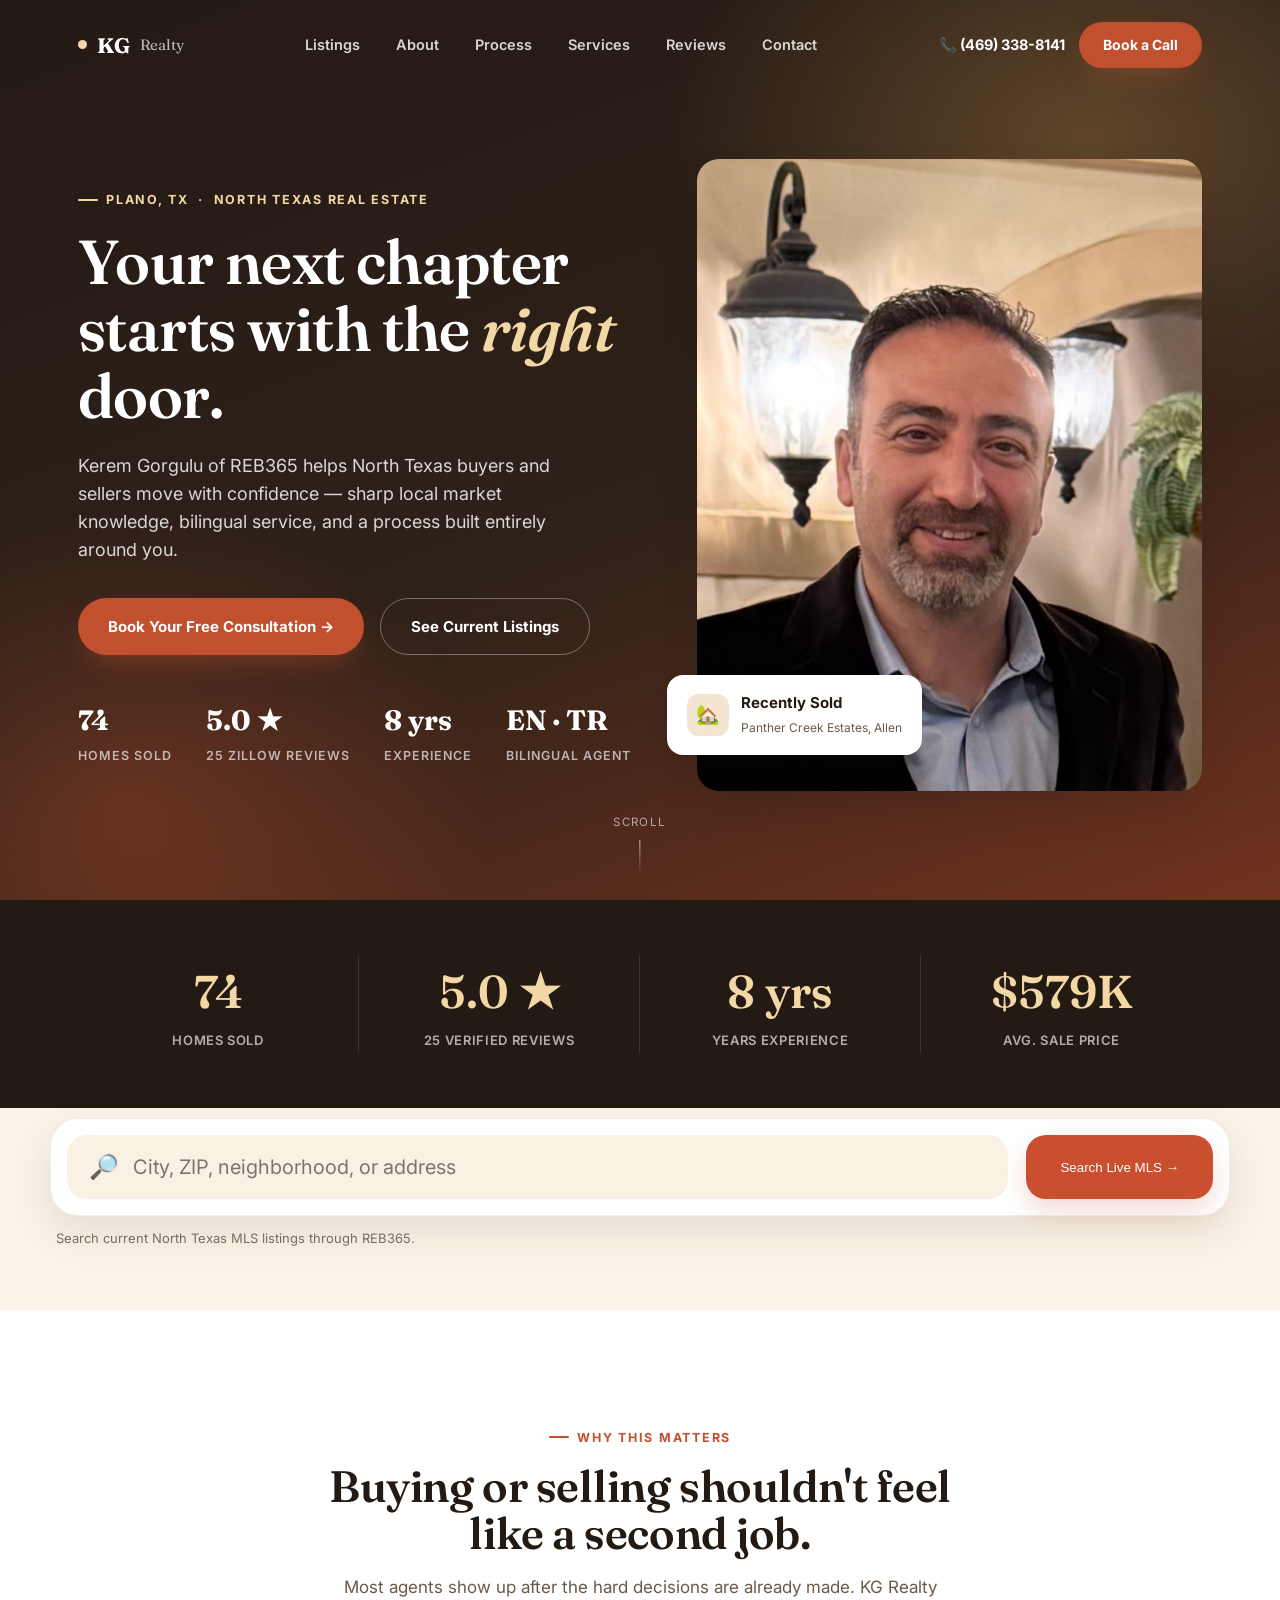
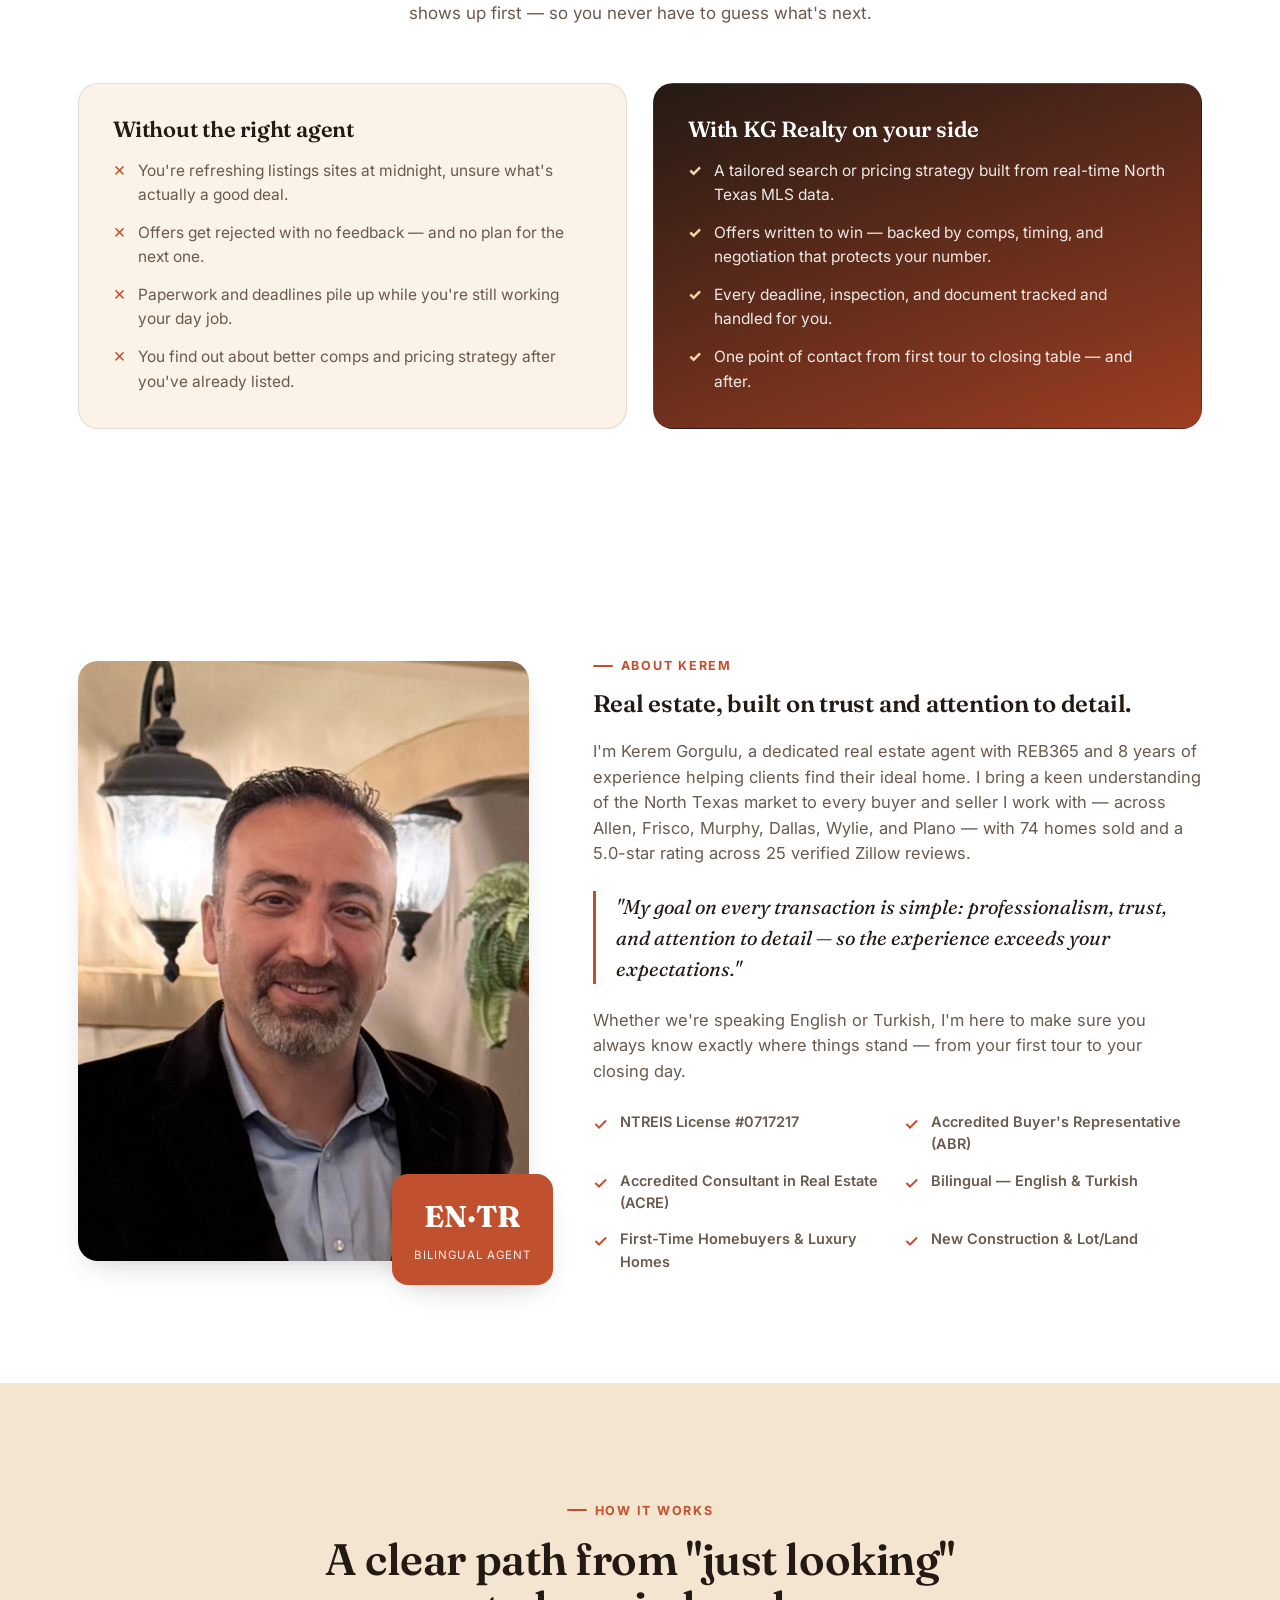
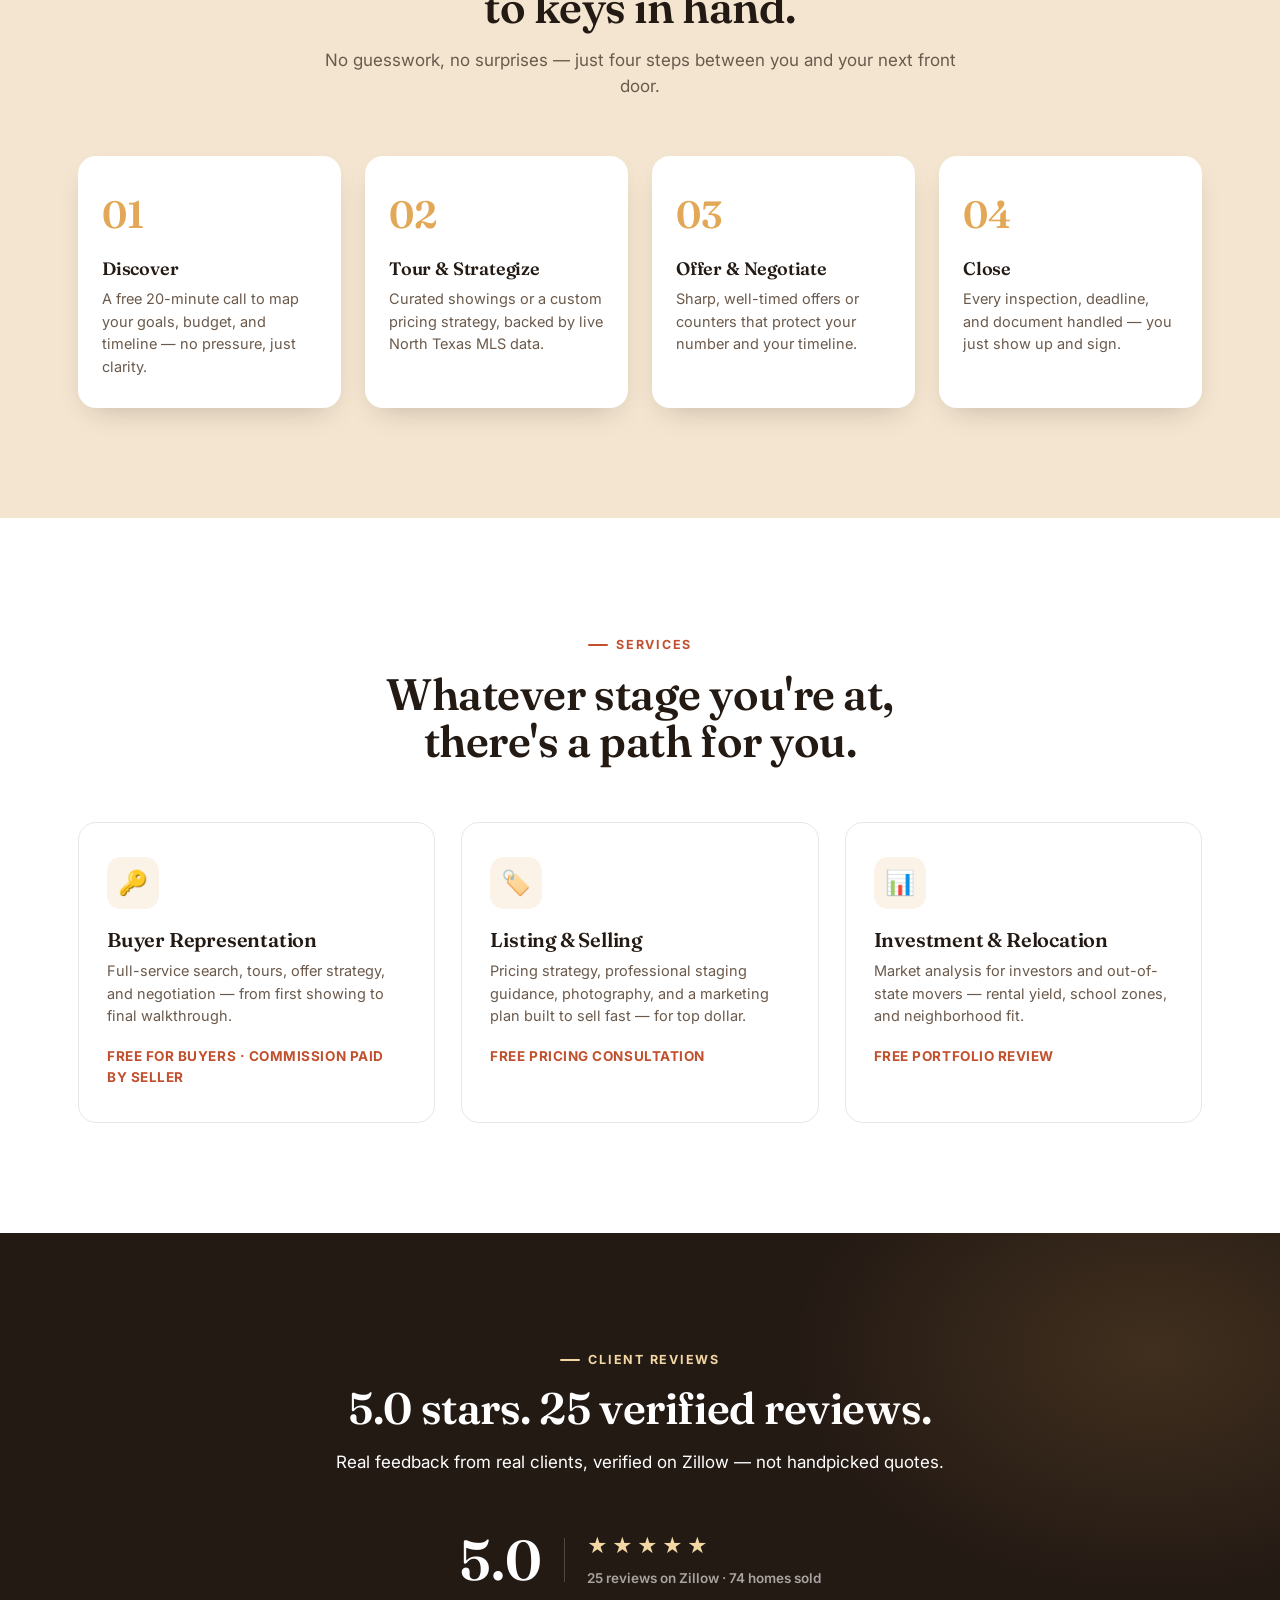
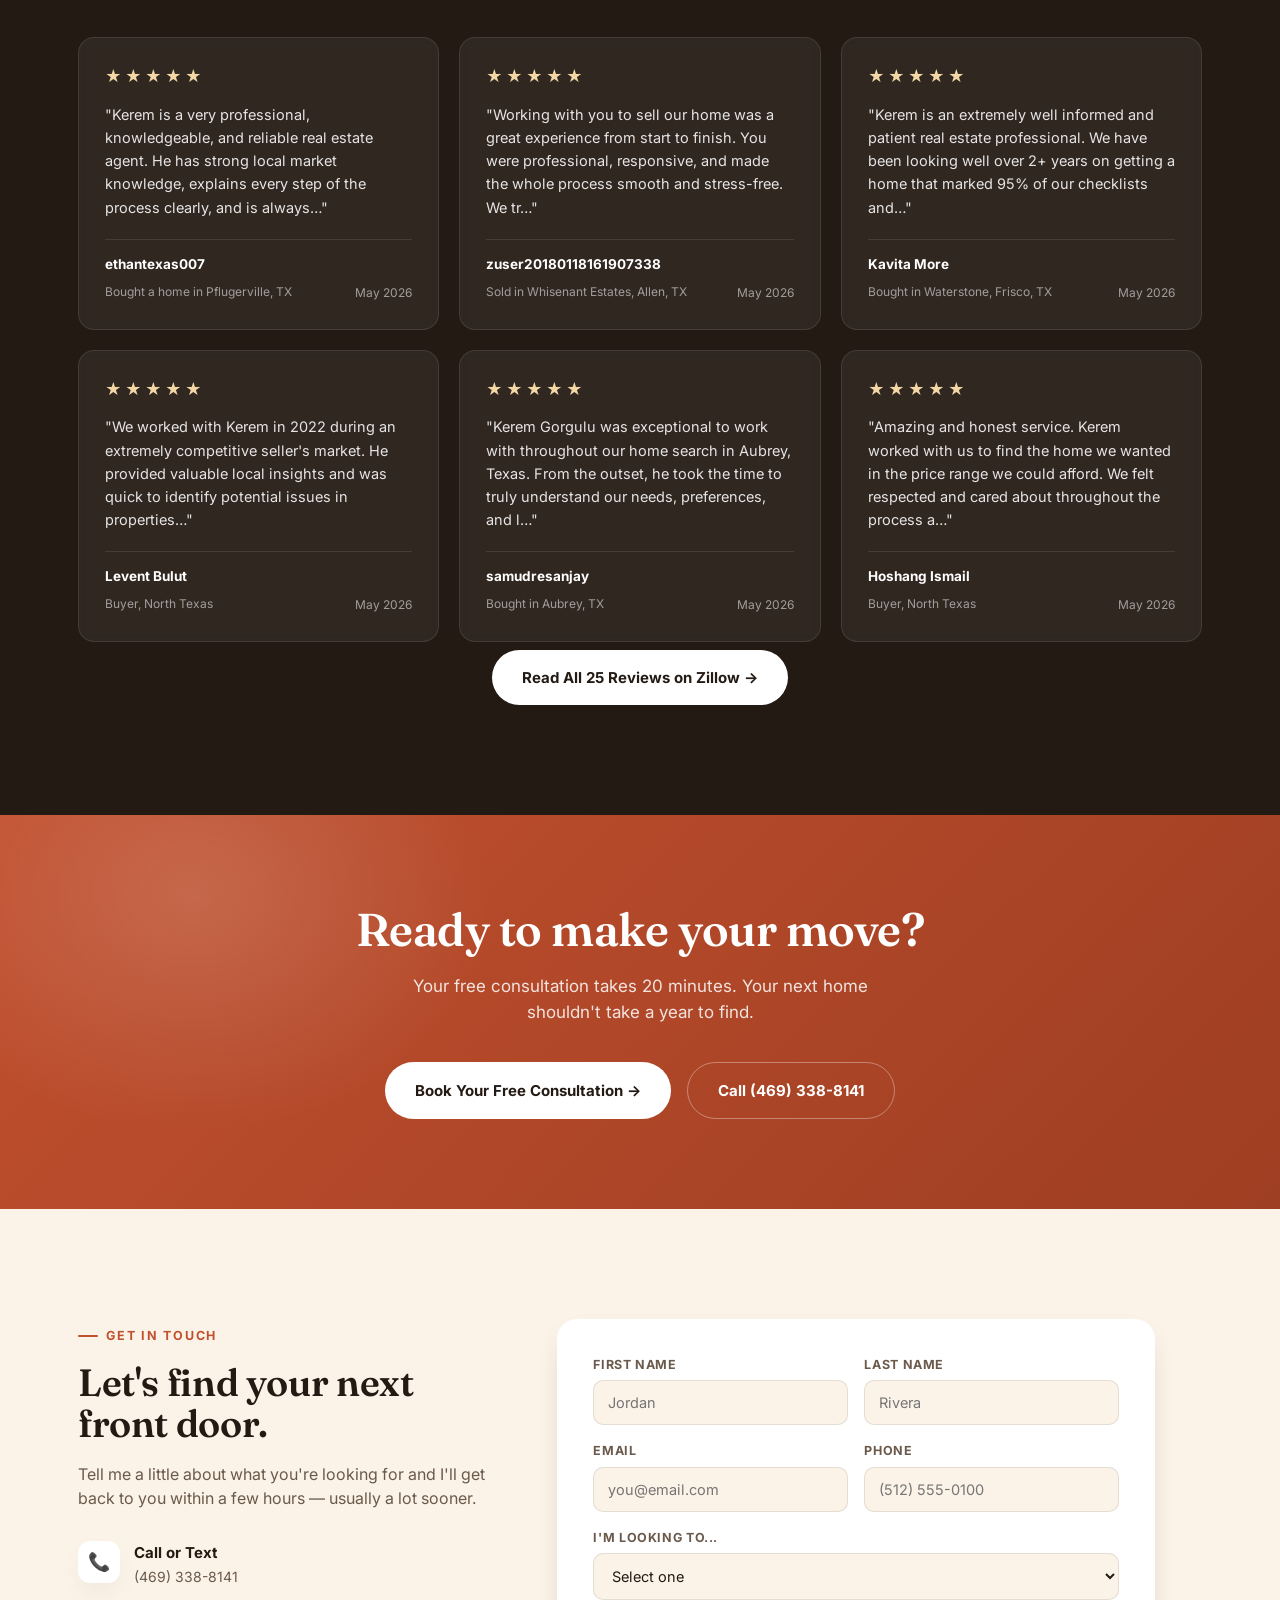
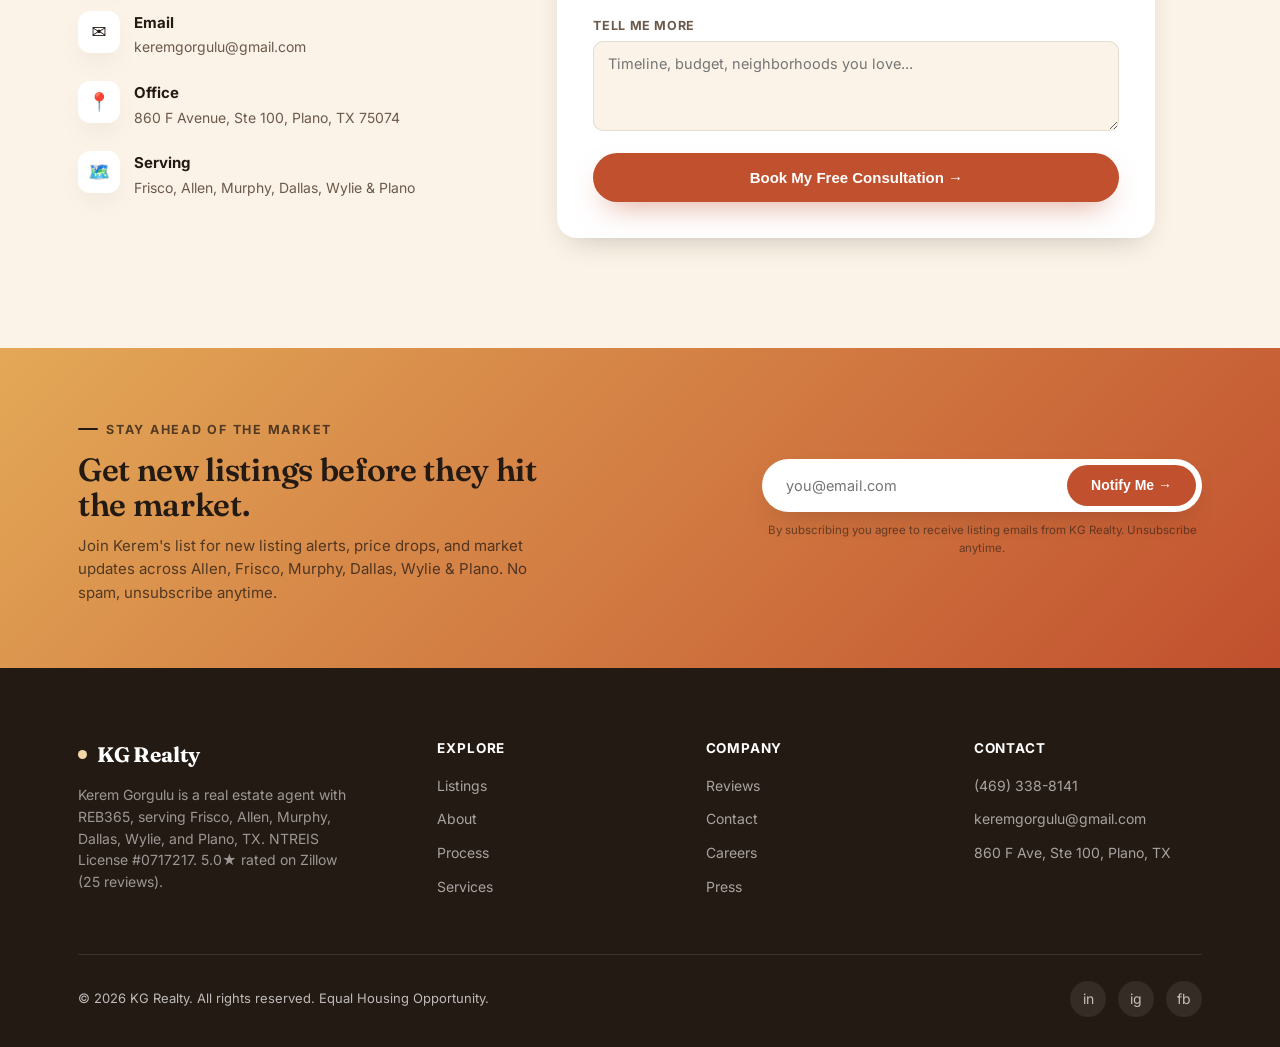
<file: inde.html>
<!DOCTYPE html>
<html lang="en">
<head>
<meta charset="UTF-8">
<meta name="viewport" content="width=device-width, initial-scale=1.0">
<title>KG Realty | Kerem Gorgulu, North Texas Real Estate Agent</title>
<link rel="preconnect" href="https://fonts.googleapis.com">
<link rel="preconnect" href="https://fonts.gstatic.com" crossorigin>
<link href="https://fonts.googleapis.com/css2?family=Fraunces:ital,opsz,wght@0,9..144,400;0,9..144,500;0,9..144,600;0,9..144,700;1,9..144,500&family=Inter:wght@400;500;600;700;800&display=swap" rel="stylesheet">
<style>
  :root{
    --terracotta:#C1502E;
    --terracotta-dark:#9E3E22;
    --gold:#E3A857;
    --gold-light:#F3D8A6;
    --espresso:#241A14;
    --espresso-soft:#3A2C22;
    --cream:#FBF3E7;
    --cream-deep:#F3E5D0;
    --white:#FFFFFF;
    --ink:#241A14;
    --ink-soft:#6B5A4C;
    --ink-faint:#9B8B7C;
    --line:rgba(36,26,20,0.10);
    --shadow-soft: 0 20px 50px -20px rgba(36,26,20,0.35);
    --shadow-card: 0 12px 30px -14px rgba(36,26,20,0.28);
  }
  *{box-sizing:border-box; margin:0; padding:0;}
  html{scroll-behavior:smooth;}
  body{
    font-family:'Inter', system-ui, -apple-system, "Segoe UI", sans-serif;
    color:var(--ink);
    background:var(--cream);
    line-height:1.55;
    -webkit-font-smoothing:antialiased;
    overflow-x:hidden;
  }
  h1,h2,h3,h4{
    font-family:'Fraunces', Georgia, serif;
    font-weight:600;
    line-height:1.08;
    letter-spacing:-0.01em;
    color:var(--espresso);
  }
  a{color:inherit; text-decoration:none;}
  img{max-width:100%; display:block;}
  .wrap{max-width:1180px; margin:0 auto; padding:0 28px;}
  .eyebrow{
    display:inline-flex; align-items:center; gap:8px;
    font-size:12.5px; font-weight:700; letter-spacing:0.14em; text-transform:uppercase;
    color:var(--terracotta);
  }
  .eyebrow::before{content:""; width:20px; height:2px; background:var(--terracotta); border-radius:2px;}
  .btn{
    display:inline-flex; align-items:center; justify-content:center; gap:8px;
    padding:16px 30px; border-radius:100px; font-weight:700; font-size:15px;
    cursor:pointer; border:none; transition:transform .25s cubic-bezier(.2,.8,.2,1), box-shadow .25s, background .25s;
    white-space:nowrap;
  }
  .btn-primary{background:var(--terracotta); color:#fff; box-shadow:0 14px 30px -12px rgba(193,80,46,0.55);}
  .btn-primary:hover{background:var(--terracotta-dark); transform:translateY(-2px); box-shadow:0 18px 36px -12px rgba(193,80,46,0.65);}
  .btn-ghost{background:transparent; color:var(--espresso); border:1.5px solid rgba(36,26,20,0.22);}
  .btn-ghost:hover{border-color:var(--espresso); transform:translateY(-2px);}
  .btn-ghost.on-dark{color:#fff; border-color:rgba(255,255,255,0.35);}
  .btn-ghost.on-dark:hover{border-color:#fff;}
  .btn-light{background:#fff; color:var(--espresso);}
  .btn-light:hover{transform:translateY(-2px); box-shadow:0 16px 34px -14px rgba(0,0,0,0.35);}

  /* ---------- NAV ---------- */
  header{
    position:fixed; top:0; left:0; right:0; z-index:1000;
    padding:22px 0; transition:padding .3s ease, background .3s ease, box-shadow .3s ease;
  }
  header .wrap{display:flex; align-items:center; justify-content:space-between;}
  header.scrolled{
    padding:12px 0; background:rgba(251,243,231,0.9); backdrop-filter:blur(10px);
    box-shadow:0 8px 24px -16px rgba(36,26,20,0.25); border-bottom:1px solid var(--line);
  }
  .logo{font-family:'Fraunces', serif; font-weight:700; font-size:21px; letter-spacing:-0.01em; color:#fff; display:flex; align-items:center; gap:10px; transition:color .3s ease;}
  .logo .dot{width:9px; height:9px; border-radius:50%; background:var(--gold-light); display:inline-block; transition:background .3s ease;}
  nav.mainnav{display:flex; align-items:center; gap:36px;}
  nav.mainnav a{font-size:14.5px; font-weight:600; color:rgba(255,255,255,0.82); transition:color .2s;}
  nav.mainnav a:hover{color:var(--gold-light);}
  .nav-cta{display:flex; align-items:center; gap:14px;}
  .nav-phone{font-weight:700; font-size:14.5px; display:flex; align-items:center; gap:8px; color:#fff; transition:color .3s ease;}
  .hamburger{display:none; flex-direction:column; gap:5px; background:none; border:none; cursor:pointer; padding:6px;}
  .hamburger span{width:24px; height:2px; background:#fff; border-radius:2px; transition:.3s;}

  header.scrolled .logo{color:var(--espresso);}
  header.scrolled .logo .dot{background:var(--terracotta);}
  header.scrolled nav.mainnav a{color:var(--ink-soft);}
  header.scrolled nav.mainnav a:hover{color:var(--terracotta);}
  header.scrolled .nav-phone{color:var(--espresso);}
  header.scrolled .hamburger span{background:var(--espresso);}
  .logo-sub{color:rgba(255,255,255,0.68); transition:color .3s ease;}
  header.scrolled .logo-sub{color:var(--ink-soft);}
  .mobile-menu{display:none; position:fixed; inset:0; background:var(--espresso); z-index:1100; flex-direction:column; align-items:center; justify-content:center; gap:28px;}
  .mobile-menu.open{display:flex;}
  .mobile-menu a{color:#fff; font-family:'Fraunces',serif; font-size:28px; font-weight:500;}
  .mobile-menu .close-x{position:absolute; top:26px; right:28px; background:none; border:none; color:#fff; font-size:30px; cursor:pointer;}

  /* ---------- HERO ---------- */
  .hero{
    position:relative; min-height:100vh; display:flex; align-items:center;
    padding:140px 0 90px;
    background:linear-gradient(160deg, var(--espresso) 0%, #2E2119 55%, var(--terracotta-dark) 130%);
    overflow:hidden;
  }
  .hero::before{
    content:""; position:absolute; inset:0;
    background:
      radial-gradient(ellipse 700px 500px at 85% 15%, rgba(227,168,87,0.28), transparent 60%),
      radial-gradient(ellipse 600px 500px at 10% 90%, rgba(193,80,46,0.35), transparent 60%);
    pointer-events:none;
  }
  .hero .wrap{position:relative; z-index:2; display:grid; grid-template-columns:1.05fr 0.95fr; gap:60px; align-items:center;}
  .hero-copy .eyebrow{color:var(--gold-light);}
  .hero-copy .eyebrow::before{background:var(--gold-light);}
  .hero-copy h1{
    color:#fff; font-size:clamp(38px, 5vw, 62px); margin:20px 0 22px;
  }
  .hero-copy h1 em{font-style:italic; color:var(--gold-light);}
  .hero-copy p.lede{
    color:rgba(255,255,255,0.82); font-size:18px; max-width:490px; margin-bottom:34px;
  }
  .hero-actions{display:flex; gap:16px; flex-wrap:wrap; margin-bottom:44px;}
  .hero-trust{display:flex; gap:34px; flex-wrap:wrap;}
  .hero-trust .stat b{display:block; font-family:'Fraunces',serif; font-size:28px; color:#fff;}
  .hero-trust .stat span{font-size:12.5px; color:rgba(255,255,255,0.65); text-transform:uppercase; letter-spacing:0.08em; font-weight:600;}

  .hero-media{position:relative;}
  .hero-media .frame{
    position:relative; border-radius:22px; overflow:hidden; box-shadow:var(--shadow-soft);
    aspect-ratio:4/5;
  }
  .hero-media .frame img{width:100%; height:100%; object-fit:cover; object-position:center 28%;}

  /* ---------- ART PANELS (in place of stock photography) ---------- */
  .art-panel{
    position:relative; width:100%; height:100%; overflow:hidden;
    display:flex; align-items:center; justify-content:center;
  }
  .art-panel.warm{background:linear-gradient(150deg, var(--espresso) 0%, var(--terracotta-dark) 65%, var(--terracotta) 130%);}
  .art-panel.gold{background:linear-gradient(150deg, var(--terracotta-dark) 0%, var(--gold) 100%);}
  .art-panel.dusk{background:linear-gradient(160deg, #2E2119 0%, var(--terracotta-dark) 60%, var(--gold) 140%);}
  .art-panel.clay{background:linear-gradient(160deg, var(--terracotta) 0%, var(--terracotta-dark) 55%, var(--espresso) 130%);}
  .art-panel.honey{background:linear-gradient(150deg, var(--gold) 0%, var(--terracotta) 90%);}
  .art-panel::before{
    content:""; position:absolute; inset:0;
    background-image:radial-gradient(rgba(255,255,255,0.16) 1.5px, transparent 1.5px);
    background-size:22px 22px;
    opacity:0.5;
  }
  .art-panel::after{
    content:""; position:absolute; inset:0;
    background:radial-gradient(ellipse 70% 55% at 30% 20%, rgba(255,255,255,0.18), transparent 60%);
  }
  .art-panel svg{position:relative; z-index:2; width:46%; height:46%; opacity:0.92;}
  .art-panel .art-caption{
    position:absolute; z-index:2; top:22px; left:22px; right:22px;
    color:rgba(255,255,255,0.85); font-size:12.5px; font-weight:700; letter-spacing:0.08em; text-transform:uppercase;
    display:flex; align-items:center; gap:8px;
  }
  .art-panel .art-caption::before{content:""; width:16px; height:1.5px; background:rgba(255,255,255,0.6);}
  .avatar-initials{
    border-radius:50%; display:flex; align-items:center; justify-content:center;
    font-family:'Fraunces',serif; font-weight:600; color:#fff; flex-shrink:0;
  }
  .hero-media .badge-card{
    position:absolute; left:-30px; bottom:36px; background:#fff; border-radius:16px;
    padding:16px 20px; box-shadow:var(--shadow-card); display:flex; align-items:center; gap:12px;
    animation:floaty 5s ease-in-out infinite;
  }
  .hero-media .badge-card .icon{
    width:42px; height:42px; border-radius:12px; background:var(--cream-deep); display:flex; align-items:center; justify-content:center; font-size:19px;
  }
  .hero-media .badge-card b{display:block; font-size:15px; color:var(--espresso);}
  .hero-media .badge-card span{font-size:12px; color:var(--ink-soft);}
  @keyframes floaty{0%,100%{transform:translateY(0);}50%{transform:translateY(-10px);}}
  .scroll-cue{position:absolute; bottom:26px; left:50%; transform:translateX(-50%); z-index:2; display:flex; flex-direction:column; align-items:center; gap:8px; color:rgba(255,255,255,0.6); font-size:11.5px; letter-spacing:0.12em; text-transform:uppercase;}
  .scroll-cue .line{width:1px; height:34px; background:linear-gradient(rgba(255,255,255,0.7), transparent); animation:scrolldown 1.8s ease-in-out infinite;}
  @keyframes scrolldown{0%{opacity:0; transform:scaleY(0.4); transform-origin:top;}50%{opacity:1; transform:scaleY(1); transform-origin:top;}100%{opacity:0; transform:scaleY(0.4); transform-origin:bottom;}}

  /* ---------- SECTION SHELLS ---------- */
  section{padding:110px 0;}
  .section-head{max-width:640px; margin-bottom:56px;}
  .section-head.center{margin-left:auto; margin-right:auto; text-align:center;}
  .section-head h2{font-size:clamp(30px,3.6vw,44px); margin-top:16px;}
  .section-head p{color:var(--ink-soft); font-size:17px; margin-top:16px;}
  .reveal{opacity:0; transform:translateY(28px); transition:opacity .8s cubic-bezier(.2,.7,.2,1), transform .8s cubic-bezier(.2,.7,.2,1);}
  .reveal.in{opacity:1; transform:translateY(0);}

  /* ---------- STATS BAND ---------- */
  .stats-band{background:var(--espresso); padding:0;}
  .stats-band .wrap{
    display:grid; grid-template-columns:repeat(4,1fr);
    padding:56px 28px;
  }
  .stat-tile{text-align:center; border-right:1px solid rgba(255,255,255,0.12); padding:0 12px;}
  .stat-tile:last-child{border-right:none;}
  .stat-tile b{
    font-family:'Fraunces',serif; font-size:clamp(32px,4vw,46px); color:var(--gold-light); display:block; font-weight:600;
  }
  .stat-tile span{color:rgba(255,255,255,0.65); font-size:13px; letter-spacing:0.05em; text-transform:uppercase; font-weight:600;}

  /* ---------- PROBLEM / SOLUTION ---------- */
  .problem{background:var(--white);}
  .ps-grid{display:grid; grid-template-columns:1fr 1fr; gap:26px;}
  .ps-card{
    border-radius:20px; padding:34px; border:1px solid var(--line);
  }
  .ps-card.problem-card{background:var(--cream);}
  .ps-card.solution-card{background:linear-gradient(160deg, var(--espresso), var(--terracotta-dark)); color:#fff;}
  .ps-card h3{font-size:22px; margin-bottom:18px;}
  .ps-card.solution-card h3{color:#fff;}
  .ps-list{list-style:none; display:flex; flex-direction:column; gap:14px;}
  .ps-list li{display:flex; gap:12px; font-size:15.5px; align-items:flex-start;}
  .ps-card.problem-card .ps-list li::before{content:"✕"; color:var(--terracotta); font-weight:800; flex-shrink:0;}
  .ps-card.solution-card .ps-list li::before{content:"✓"; color:var(--gold-light); font-weight:800; flex-shrink:0;}
  .ps-card.problem-card .ps-list li{color:var(--ink-soft);}
  .ps-card.solution-card .ps-list li{color:rgba(255,255,255,0.9);}

  /* ---------- LISTINGS ---------- */
  .listings{background:var(--cream);}
  .listing-grid{display:grid; grid-template-columns:repeat(3,1fr); gap:26px;}
  .listing-card{
    background:#fff; border-radius:18px; overflow:hidden; box-shadow:var(--shadow-card);
    transition:transform .35s cubic-bezier(.2,.8,.2,1), box-shadow .35s;
  }
  .listing-card:hover{transform:translateY(-8px); box-shadow:0 26px 50px -18px rgba(36,26,20,0.32);}
  .listing-photo{position:relative; aspect-ratio:4/3; overflow:hidden;}
  .listing-photo img{width:100%; height:100%; object-fit:cover; transition:transform .6s ease;}
  .listing-card:hover .listing-photo img{transform:scale(1.08);}
  .listing-tag{
    position:absolute; top:14px; left:14px; background:var(--terracotta); color:#fff; font-size:11.5px;
    font-weight:700; padding:6px 12px; border-radius:100px; letter-spacing:0.04em; text-transform:uppercase;
  }
  .listing-heart{
    position:absolute; top:14px; right:14px; width:36px; height:36px; border-radius:50%; background:rgba(255,255,255,0.9);
    display:flex; align-items:center; justify-content:center; cursor:pointer; font-size:16px; transition:.2s;
  }
  .listing-heart:hover{background:#fff; transform:scale(1.1);}
  .listing-heart.active{color:var(--terracotta);}
  .listing-body{padding:22px 22px 26px;}
  .listing-price{font-family:'Fraunces',serif; font-size:24px; font-weight:600; color:var(--espresso);}
  .listing-addr{color:var(--ink-soft); font-size:14.5px; margin:6px 0 14px;}
  .listing-meta{display:flex; gap:16px; font-size:13.5px; color:var(--ink-soft); border-top:1px solid var(--line); padding-top:14px;}
  .listing-meta span{display:flex; align-items:center; gap:6px; font-weight:600;}
  .listings-foot{display:flex; justify-content:center; margin-top:44px;}

  /* ---------- SEARCH & FILTERS ---------- */
  .search-bar{
    display:flex; gap:14px; flex-wrap:wrap; align-items:center;
    background:#fff; border-radius:16px; padding:10px; box-shadow:var(--shadow-card);
    margin-bottom:18px;
  }
  .search-input-wrap{
    flex:1 1 320px; display:flex; align-items:center; gap:10px;
    background:var(--cream); border-radius:10px; padding:12px 16px;
  }
  .search-input-wrap .search-icon{
    font-size:15px; opacity:0.6; border:none; background:none; cursor:pointer; padding:4px;
    display:flex; align-items:center; transition:opacity .2s, transform .2s; flex-shrink:0;
  }
  .search-input-wrap .search-icon:hover{opacity:1; transform:scale(1.1);}
  .search-input-wrap input{
    border:none; background:transparent; outline:none; font-family:inherit; font-size:15px; width:100%; color:var(--ink);
  }
  .status-toggle{display:flex; gap:6px; background:var(--cream); border-radius:10px; padding:5px;}
  .status-btn{
    border:none; background:transparent; padding:10px 18px; border-radius:8px; font-weight:700; font-size:13.5px;
    color:var(--ink-soft); cursor:pointer; transition:.2s; white-space:nowrap;
  }
  .status-btn.active{background:var(--terracotta); color:#fff; box-shadow:0 6px 16px -8px rgba(193,80,46,0.6);}
  .status-btn:not(.active):hover{color:var(--terracotta);}

  .filter-panel{
    display:grid; grid-template-columns:repeat(4, 1fr); gap:20px 22px;
    background:#fff; border-radius:16px; padding:26px 28px; box-shadow:var(--shadow-card);
    margin-bottom:22px;
  }
  .filter-group{display:flex; flex-direction:column; gap:9px;}
  .filter-group.wide{grid-column:span 2;}
  .filter-group label{font-size:12px; font-weight:700; color:var(--ink-soft); text-transform:uppercase; letter-spacing:0.05em;}
  .filter-range{display:flex; align-items:center; gap:8px;}
  .filter-range input{
    width:100%; border:1.5px solid var(--line); border-radius:9px; padding:10px 11px; font-family:inherit; font-size:14px;
    background:var(--cream); color:var(--ink); transition:border-color .2s;
  }
  .filter-range input:focus{outline:none; border-color:var(--terracotta);}
  .filter-range span{color:var(--ink-faint); font-size:13px;}
  .filter-group > select, .filter-group > input[type="number"]{
    border:1.5px solid var(--line); border-radius:9px; padding:10px 11px; font-family:inherit; font-size:14px;
    background:var(--cream); color:var(--ink); transition:border-color .2s;
  }
  .filter-group > select:focus, .filter-group > input[type="number"]:focus{outline:none; border-color:var(--terracotta);}
  .pill-group{display:flex; flex-wrap:wrap; gap:6px;}
  .pill{
    border:1.5px solid var(--line); background:var(--cream); border-radius:8px; padding:8px 12px;
    font-size:13px; font-weight:700; color:var(--ink-soft); cursor:pointer; transition:.2s;
  }
  .pill:hover{border-color:var(--terracotta); color:var(--terracotta);}
  .pill.active{background:var(--terracotta); border-color:var(--terracotta); color:#fff;}
  .check-group{display:flex; flex-wrap:wrap; gap:8px;}
  .check-pill{
    display:flex; align-items:center; gap:7px; border:1.5px solid var(--line); background:var(--cream);
    border-radius:8px; padding:8px 13px; font-size:13px; font-weight:600; color:var(--ink-soft); cursor:pointer; transition:.2s;
  }
  .check-pill:has(input:checked){border-color:var(--terracotta); color:var(--espresso); background:#fff;}
  .check-pill input{accent-color:var(--terracotta); width:14px; height:14px;}
  .filter-reset{justify-content:flex-end;}
  .filter-reset .btn{width:100%; padding:11px 16px; font-size:13.5px;}

  .active-chips{display:flex; flex-wrap:wrap; gap:8px; margin-bottom:18px; min-height:0;}
  .active-chips:empty{margin-bottom:0;}
  .chip{
    display:inline-flex; align-items:center; gap:7px; background:var(--cream-deep); color:var(--espresso);
    border-radius:100px; padding:7px 8px 7px 14px; font-size:12.5px; font-weight:700;
  }
  .chip button{
    border:none; background:rgba(36,26,20,0.12); color:var(--espresso); width:18px; height:18px; border-radius:50%;
    cursor:pointer; font-size:12px; line-height:1; display:flex; align-items:center; justify-content:center;
  }
  .results-bar{display:flex; justify-content:space-between; align-items:center; margin-bottom:20px;}
  .results-bar span{font-size:14px; font-weight:700; color:var(--ink-soft);}
  .listing-type-tag{
    position:absolute; top:14px; right:58px; background:rgba(36,26,20,0.55); color:#fff; font-size:10.5px;
    font-weight:700; padding:5px 10px; border-radius:100px; letter-spacing:0.03em; text-transform:uppercase;
  }
  .no-results{display:none; text-align:center; color:var(--ink-soft); font-size:15px; padding:50px 20px; background:#fff; border-radius:16px;}
  .no-results.show{display:block;}

  .live-search-cta{
    display:flex; align-items:center; justify-content:space-between; gap:24px; flex-wrap:wrap;
    background:#fff; border:1.5px dashed var(--line); border-radius:16px; padding:24px 28px; margin-top:48px;
  }
  .live-search-text{max-width:460px;}
  .live-search-text b{display:block; font-size:15px; color:var(--espresso); margin-bottom:4px;}
  .live-search-text span{font-size:13.5px; color:var(--ink-soft);}
  .live-search-links{display:flex; gap:12px; flex-wrap:wrap;}
  .live-search-link{
    display:inline-flex; align-items:center; gap:6px; border:1.5px solid var(--line); border-radius:10px;
    padding:11px 18px; font-size:13.5px; font-weight:700; color:var(--espresso); transition:.2s; white-space:nowrap;
  }
  .live-search-link:hover{border-color:var(--terracotta); color:var(--terracotta); transform:translateY(-2px);}

  /* ---------- ABOUT / TRUST ---------- */
  .about{background:#fff;}
  .about .wrap{display:grid; grid-template-columns:0.85fr 1.15fr; gap:64px; align-items:center;}
  .about-media{position:relative;}
  .about-media img{border-radius:20px; box-shadow:var(--shadow-card); aspect-ratio:3/4; object-fit:cover;}
  .about-media .exp-badge{
    position:absolute; bottom:-24px; right:-24px; background:var(--terracotta); color:#fff;
    border-radius:16px; padding:20px 22px; text-align:center; box-shadow:var(--shadow-card);
  }
  .about-media .exp-badge b{display:block; font-family:'Fraunces',serif; font-size:30px;}
  .about-media .exp-badge span{font-size:11.5px; text-transform:uppercase; letter-spacing:0.06em; opacity:0.9;}
  .about-copy p{color:var(--ink-soft); font-size:16.5px; margin-bottom:16px;}
  .about-copy p.quote{
    font-family:'Fraunces',serif; font-style:italic; font-size:20px; color:var(--espresso);
    border-left:3px solid var(--terracotta); padding-left:20px; margin:24px 0;
  }
  .credentials{display:grid; grid-template-columns:1fr 1fr; gap:14px; margin-top:26px;}
  .cred{display:flex; gap:12px; align-items:flex-start; font-size:14.5px; color:var(--ink-soft); font-weight:600;}
  .cred .icon{color:var(--terracotta); font-size:17px; flex-shrink:0;}

  /* ---------- PROCESS ---------- */
  .process{background:var(--cream-deep);}
  .steps{display:grid; grid-template-columns:repeat(4,1fr); gap:24px; counter-reset:step; position:relative;}
  .step{position:relative; background:#fff; border-radius:18px; padding:30px 24px; box-shadow:var(--shadow-card);}
  .step .num{
    font-family:'Fraunces',serif; font-size:38px; color:var(--gold); font-weight:600; margin-bottom:14px; display:block;
  }
  .step h4{font-size:18px; margin-bottom:10px;}
  .step p{font-size:14.5px; color:var(--ink-soft);}

  /* ---------- TESTIMONIALS ---------- */
  .testimonials{background:var(--espresso); position:relative; overflow:hidden;}
  .testimonials::before{
    content:""; position:absolute; inset:0;
    background:radial-gradient(ellipse 600px 400px at 90% 10%, rgba(227,168,87,0.15), transparent 60%);
  }
  .testimonials .section-head h2, .testimonials .section-head p{color:#fff;}
  .testimonials .eyebrow{color:var(--gold-light);}
  .testimonials .eyebrow::before{background:var(--gold-light);}
  .t-stars{color:var(--gold-light); font-size:16px; letter-spacing:3px; margin-bottom:14px;}
  .rating-summary{
    position:relative; z-index:2; display:flex; align-items:center; justify-content:center; gap:22px;
    margin-bottom:48px;
  }
  .rating-score{font-family:'Fraunces',serif; font-size:56px; font-weight:600; color:#fff; line-height:1;}
  .rating-divider{width:1.5px; height:44px; background:rgba(255,255,255,0.2);}
  .rating-detail .rating-stars{color:var(--gold-light); font-size:20px; letter-spacing:4px; margin-bottom:6px;}
  .rating-detail .rating-meta{color:rgba(255,255,255,0.6); font-size:13.5px; font-weight:600;}
  .review-grid{
    position:relative; z-index:2; display:grid; grid-template-columns:repeat(3, 1fr); gap:20px;
  }
  .review-card{
    background:rgba(255,255,255,0.06); border:1px solid rgba(255,255,255,0.1); border-radius:16px;
    padding:26px; backdrop-filter:blur(4px); transition:transform .3s, background .3s;
  }
  .review-card:hover{transform:translateY(-4px); background:rgba(255,255,255,0.09);}
  .review-quote{color:rgba(255,255,255,0.88); font-size:14.5px; line-height:1.6; margin-bottom:20px; min-height:96px;}
  .review-foot{display:flex; justify-content:space-between; align-items:flex-end; gap:10px; border-top:1px solid rgba(255,255,255,0.1); padding-top:14px;}
  .review-foot b{color:#fff; font-size:13.5px; display:block; margin-bottom:3px;}
  .review-foot span{color:rgba(255,255,255,0.55); font-size:12px;}
  .review-date{color:rgba(255,255,255,0.4); font-size:11.5px; white-space:nowrap; flex-shrink:0;}

  /* ---------- SERVICES ---------- */
  .services{background:#fff;}
  .service-grid{display:grid; grid-template-columns:repeat(3,1fr); gap:26px;}
  .service-card{
    border:1px solid var(--line); border-radius:18px; padding:34px 28px; transition:.3s; position:relative;
  }
  .service-card:hover{border-color:var(--terracotta); box-shadow:var(--shadow-card); transform:translateY(-6px);}
  .service-card .icon{
    width:52px; height:52px; border-radius:14px; background:var(--cream); display:flex; align-items:center; justify-content:center; font-size:24px; margin-bottom:20px;
  }
  .service-card h3{font-size:20px; margin-bottom:10px;}
  .service-card p{color:var(--ink-soft); font-size:14.5px; margin-bottom:18px;}
  .service-card .fee{font-weight:700; font-size:13.5px; color:var(--terracotta); text-transform:uppercase; letter-spacing:0.04em;}

  /* ---------- CTA BAND ---------- */
  .cta-band{
    background:linear-gradient(135deg, var(--terracotta) 0%, var(--terracotta-dark) 100%);
    padding:90px 0; text-align:center; position:relative; overflow:hidden;
  }
  .cta-band::before{content:""; position:absolute; inset:0; background:radial-gradient(ellipse 500px 400px at 15% 20%, rgba(255,255,255,0.15), transparent 60%);}
  .cta-band .wrap{position:relative; z-index:2;}
  .cta-band h2{color:#fff; font-size:clamp(30px,4vw,46px); max-width:640px; margin:0 auto 18px;}
  .cta-band p{color:rgba(255,255,255,0.85); font-size:17px; max-width:480px; margin:0 auto 36px;}
  .cta-band .actions{display:flex; gap:16px; justify-content:center; flex-wrap:wrap;}

  /* ---------- CONTACT ---------- */
  .contact{background:var(--cream);}
  .contact .wrap{display:grid; grid-template-columns:0.9fr 1.1fr; gap:60px;}
  .contact-info h2{font-size:clamp(28px,3.4vw,38px); margin-bottom:18px;}
  .contact-info p{color:var(--ink-soft); font-size:16px; margin-bottom:30px;}
  .contact-row{display:flex; gap:14px; align-items:flex-start; margin-bottom:22px;}
  .contact-row .icon{width:42px; height:42px; border-radius:12px; background:#fff; display:flex; align-items:center; justify-content:center; font-size:18px; box-shadow:var(--shadow-card); flex-shrink:0;}
  .contact-row b{display:block; font-size:15px; color:var(--espresso);}
  .contact-row span{font-size:14px; color:var(--ink-soft);}
  .contact-form{background:#fff; border-radius:20px; padding:36px; box-shadow:var(--shadow-card);}
  .form-row{display:grid; grid-template-columns:1fr 1fr; gap:16px; margin-bottom:16px;}
  .field{display:flex; flex-direction:column; gap:6px;}
  .field.full{grid-column:1/-1;}
  .field label{font-size:12.5px; font-weight:700; color:var(--ink-soft); text-transform:uppercase; letter-spacing:0.05em;}
  .field input, .field select, .field textarea{
    border:1.5px solid var(--line); border-radius:10px; padding:13px 14px; font-family:inherit; font-size:14.5px;
    background:var(--cream); transition:border-color .2s, background .2s; color:var(--ink);
  }
  .field input:focus, .field select:focus, .field textarea:focus{outline:none; border-color:var(--terracotta); background:#fff;}
  .field textarea{resize:vertical; min-height:90px;}
  .contact-form .btn-primary{width:100%; margin-top:6px;}
  .form-success{display:none; text-align:center; padding:30px 10px;}
  .form-success.show{display:block;}
  .form-success .check{width:56px; height:56px; border-radius:50%; background:var(--terracotta); color:#fff; display:flex; align-items:center; justify-content:center; font-size:26px; margin:0 auto 16px;}

  /* ---------- NEWSLETTER ---------- */
  .newsletter{background:linear-gradient(135deg, var(--gold) 0%, var(--terracotta) 100%); padding:64px 0;}
  .newsletter-inner{display:flex; align-items:center; justify-content:space-between; gap:40px; flex-wrap:wrap;}
  .newsletter-copy{max-width:480px;}
  .newsletter .eyebrow{color:rgba(36,26,20,0.75);}
  .newsletter .eyebrow::before{background:var(--espresso);}
  .newsletter-copy h2{font-size:clamp(24px,2.6vw,32px); color:var(--espresso); margin-top:14px;}
  .newsletter-copy p{color:rgba(36,26,20,0.75); font-size:15px; margin-top:12px;}
  .newsletter-form{flex:0 1 440px; min-width:280px;}
  .newsletter-row{display:flex; gap:10px; background:#fff; border-radius:100px; padding:6px; box-shadow:var(--shadow-card);}
  .newsletter-input{
    flex:1; border:none; background:transparent; outline:none; font-family:inherit; font-size:14.5px;
    padding:12px 18px; color:var(--ink); min-width:0;
  }
  .newsletter-btn{padding:12px 24px; font-size:14px; white-space:nowrap; box-shadow:none;}
  .newsletter-fine{font-size:11.5px; color:rgba(36,26,20,0.6); margin-top:10px; text-align:center;}

  /* ---------- FOOTER ---------- */
  footer{background:var(--espresso); color:rgba(255,255,255,0.7); padding:70px 0 30px;}
  .foot-grid{display:grid; grid-template-columns:1.4fr 1fr 1fr 1fr; gap:40px; padding-bottom:44px; border-bottom:1px solid rgba(255,255,255,0.1);}
  .foot-brand .logo{color:#fff;}
  .foot-brand p{margin-top:14px; font-size:14px; max-width:280px; color:rgba(255,255,255,0.55);}
  .foot-col h5{color:#fff; font-size:13.5px; text-transform:uppercase; letter-spacing:0.06em; margin-bottom:16px;}
  .foot-col a{display:block; font-size:14px; color:rgba(255,255,255,0.6); margin-bottom:12px; transition:.2s;}
  .foot-col a:hover{color:var(--gold-light);}
  .foot-bottom{display:flex; justify-content:space-between; align-items:center; padding-top:26px; font-size:13px; flex-wrap:wrap; gap:12px;}
  .foot-social{display:flex; gap:12px;}
  .foot-social a{width:36px; height:36px; border-radius:50%; background:rgba(255,255,255,0.08); display:flex; align-items:center; justify-content:center; font-size:14px;}

  /* ---------- RESPONSIVE ---------- */
  @media (max-width: 980px){
    nav.mainnav{display:none;}
    .hamburger{display:flex;}
    .hero .wrap{grid-template-columns:1fr; text-align:left;}
    .hero-media{order:-1; max-width:340px;}
    .about .wrap{grid-template-columns:1fr;}
    .about-media{max-width:360px; margin:0 auto;}
    .ps-grid{grid-template-columns:1fr;}
    .listing-grid{grid-template-columns:1fr 1fr;}
    .steps{grid-template-columns:1fr 1fr;}
    .service-grid{grid-template-columns:1fr 1fr;}
    .stats-band .wrap{grid-template-columns:1fr 1fr; row-gap:32px;}
    .stat-tile:nth-child(2n){border-right:none;}
    .contact .wrap{grid-template-columns:1fr;}
    .foot-grid{grid-template-columns:1fr 1fr;}
    .filter-panel{grid-template-columns:1fr 1fr;}
    .filter-group.wide{grid-column:span 2;}
    .review-grid{grid-template-columns:1fr 1fr;}
  }
  @media (max-width: 620px){
    section{padding:76px 0;}
    .wrap{padding:0 20px;}
    .hero{padding-top:120px;}
    .hero-actions{flex-direction:column; align-items:stretch;}
    .hero-actions .btn{width:100%;}
    .listing-grid{grid-template-columns:1fr;}
    .steps{grid-template-columns:1fr;}
    .service-grid{grid-template-columns:1fr;}
    .stats-band .wrap{grid-template-columns:1fr 1fr;}
    .form-row{grid-template-columns:1fr;}
    .foot-grid{grid-template-columns:1fr 1fr;}
    .nav-phone{display:none;}
    .logo{font-size:17px; gap:7px;}
    .logo span:last-child{display:none;}
    .nav-cta{gap:8px;}
    .nav-cta .btn-primary{padding:10px 16px; font-size:12.5px;}
    header .wrap{padding:0 16px;}
    .badge-card{padding:12px 14px; gap:9px; left:14px !important; bottom:16px !important;}
    .badge-card .icon{width:34px; height:34px; font-size:16px;}
    .badge-card b{font-size:13.5px;} .badge-card span{font-size:11px;}
    .filter-panel{grid-template-columns:1fr; padding:22px;}
    .filter-group.wide{grid-column:span 1;}
    .search-bar{flex-direction:column; align-items:stretch;}
    .search-input-wrap{flex:none;}
    .status-toggle{justify-content:space-between;}
    .status-btn{flex:1;}
    .results-bar{flex-direction:column; align-items:flex-start; gap:10px;}
    .review-grid{grid-template-columns:1fr;}
    .rating-summary{gap:16px;}
    .rating-score{font-size:44px;}
    .newsletter-inner{flex-direction:column; align-items:stretch; text-align:center;}
    .newsletter-copy{max-width:none;}
    .newsletter-form{flex:none; width:100%;}
    .newsletter-row{flex-direction:column; border-radius:16px; gap:8px;}
    .newsletter-input{padding:13px 16px; text-align:center;}
    .newsletter-btn{width:100%;}
    .live-search-cta{flex-direction:column; align-items:stretch; text-align:center;}
    .live-search-text{max-width:none;}
    .live-search-links{justify-content:center;}
    .live-search-link{flex:1; justify-content:center;}
  }
</style>

<style id="live-mls-search-style">
  .live-mls-search { margin: 0 auto 52px; max-width: 1180px; padding: 10px 0; }
  .live-mls-search-card { display:flex; align-items:center; gap:18px; background:#fff; border:1px solid rgba(50,35,25,.08); border-radius:28px; padding:16px; box-shadow:0 16px 40px rgba(50,35,25,.10); }
  .live-mls-input-wrap { flex:1; display:flex; align-items:center; gap:14px; background:#faf1e5; border-radius:20px; padding:0 22px; min-height:64px; }
  .live-mls-icon { font-size:24px; line-height:1; }
  .live-mls-input { width:100%; border:0; outline:0; background:transparent; font:inherit; font-size:20px; color:#32241c; }
  .live-mls-input::placeholder { color:#7c746e; }
  .live-mls-btn { border:0; cursor:pointer; min-height:64px; padding:0 34px; border-radius:20px; background:#c94f2e; color:#fff; font:700 17px/1 inherit; box-shadow:0 12px 24px rgba(201,79,46,.20); transition:transform .2s ease, opacity .2s ease; white-space:nowrap; }
  .live-mls-btn:hover { transform:translateY(-1px); opacity:.94; }
  .live-mls-note { margin:12px 6px 0; color:#786c62; font-size:13px; }
  @media (max-width:700px){ .live-mls-search-card{flex-direction:column; align-items:stretch; border-radius:22px;} .live-mls-input-wrap,.live-mls-btn{width:100%;} .live-mls-btn{min-height:58px;} }
</style>

</head>
<body>

<!-- ================= HEADER ================= -->
<header id="siteHeader">
  <div class="wrap">
    <a href="#top" class="logo"><span class="dot"></span>KG <span class="logo-sub" style="font-weight:400;font-size:15px;">Realty</span></a>
    <nav class="mainnav">
      <a href="#listings">Listings</a>
      <a href="#about">About</a>
      <a href="#process">Process</a>
      <a href="#services">Services</a>
      <a href="#testimonials">Reviews</a>
      <a href="#contact">Contact</a>
    </nav>
    <div class="nav-cta">
      <a class="nav-phone" href="tel:+14693388141">📞 (469) 338-8141</a>
      <a class="btn btn-primary" href="#contact" style="padding:12px 24px; font-size:14px;">Book a Call</a>
      <button class="hamburger" id="hamburgerBtn" aria-label="Open menu"><span></span><span></span><span></span></button>
    </div>
  </div>
</header>

<div class="mobile-menu" id="mobileMenu">
  <button class="close-x" id="closeMenuBtn">×</button>
  <a href="#listings">Listings</a>
  <a href="#about">About</a>
  <a href="#process">Process</a>
  <a href="#services">Services</a>
  <a href="#testimonials">Reviews</a>
  <a href="#contact">Contact</a>
</div>

<!-- ================= HERO ================= -->
<section class="hero" id="top">
  <div class="wrap">
    <div class="hero-copy">
      <span class="eyebrow">Plano, TX &nbsp;·&nbsp; North Texas Real Estate</span>
      <h1>Your next chapter starts with the <em>right</em> door.</h1>
      <p class="lede">Kerem Gorgulu of REB365 helps North Texas buyers and sellers move with confidence — sharp local market knowledge, bilingual service, and a process built entirely around you.</p>
      <div class="hero-actions">
        <a href="#contact" class="btn btn-primary">Book Your Free Consultation →</a>
        <a href="#listings" class="btn btn-ghost on-dark">See Current Listings</a>
      </div>
      <div class="hero-trust">
        <div class="stat"><b data-count="74" data-suffix="">0</b><span>Homes Sold</span></div>
        <div class="stat"><b>5.0 ★</b><span>25 Zillow Reviews</span></div>
        <div class="stat"><b data-count="8" data-suffix=" yrs">0 yrs</b><span>Experience</span></div>
        <div class="stat"><b>EN · TR</b><span>Bilingual Agent</span></div>
      </div>
    </div>
    <div class="hero-media">
      <div class="frame">
        <img src="kerem-profile.jpg" alt="Kerem Gorgulu, North Texas real estate agent" loading="eager">
      </div>
      <div class="badge-card">
        <div class="icon">🏡</div>
        <div><b>Recently Sold</b><span>Panther Creek Estates, Allen</span></div>
      </div>
    </div>
  </div>
  <div class="scroll-cue"><span>Scroll</span><span class="line"></span></div>
</section>

<!-- ================= STATS BAND ================= -->
<div class="stats-band">
  <div class="wrap">
    <div class="stat-tile"><b data-count="74" data-suffix="">0</b><span>Homes Sold</span></div>
    <div class="stat-tile"><b>5.0 ★</b><span>25 Verified Reviews</span></div>
    <div class="stat-tile"><b data-count="8" data-suffix=" yrs">0 yrs</b><span>Years Experience</span></div>
    <div class="stat-tile"><b data-prefix="$" data-count="579" data-suffix="K">$0K</b><span>Avg. Sale Price</span></div>
  </div>
</div>

<!-- ================= LIVE MLS SEARCH ================= -->
<section class="live-mls-search" aria-label="Live North Texas MLS search">
  <div class="live-mls-search-card">
    <div class="live-mls-input-wrap">
      <span class="live-mls-icon" aria-hidden="true">🔎</span>
      <input id="liveMlsSearchInput" class="live-mls-input" type="search" placeholder="City, ZIP, neighborhood, or address" aria-label="Search live North Texas MLS listings">
    </div>
    <button id="liveMlsSearchBtn" class="live-mls-btn" type="button">Search Live MLS →</button>
  </div>
  <p class="live-mls-note">Search current North Texas MLS listings through REB365.</p>
</section>

<!-- ================= PROBLEM / SOLUTION ================= -->
<section class="problem">
  <div class="wrap">
    <div class="section-head center">
      <span class="eyebrow" style="justify-content:center;">Why This Matters</span>
      <h2>Buying or selling shouldn't feel like a second job.</h2>
      <p>Most agents show up after the hard decisions are already made. KG Realty shows up first — so you never have to guess what's next.</p>
    </div>
    <div class="ps-grid reveal">
      <div class="ps-card problem-card">
        <h3>Without the right agent</h3>
        <ul class="ps-list">
          <li>You're refreshing listings sites at midnight, unsure what's actually a good deal.</li>
          <li>Offers get rejected with no feedback — and no plan for the next one.</li>
          <li>Paperwork and deadlines pile up while you're still working your day job.</li>
          <li>You find out about better comps and pricing strategy after you've already listed.</li>
        </ul>
      </div>
      <div class="ps-card solution-card">
        <h3>With KG Realty on your side</h3>
        <ul class="ps-list">
          <li>A tailored search or pricing strategy built from real-time North Texas MLS data.</li>
          <li>Offers written to win — backed by comps, timing, and negotiation that protects your number.</li>
          <li>Every deadline, inspection, and document tracked and handled for you.</li>
          <li>One point of contact from first tour to closing table — and after.</li>
        </ul>
      </div>
    </div>
  </div>
</section>

<!-- ================= ABOUT ================= -->
<section class="about" id="about">
  <div class="wrap">
    <div class="about-media reveal">
      <img src="kerem-profile.jpg" alt="Kerem Gorgulu, REB365 real estate agent" loading="lazy">
      <div class="exp-badge"><b>EN·TR</b><span>Bilingual Agent</span></div>
    </div>
    <div class="about-copy reveal">
      <span class="eyebrow">About Kerem</span>
      <h2 style="margin:16px 0 22px;">Real estate, built on trust and attention to detail.</h2>
      <p>I'm Kerem Gorgulu, a dedicated real estate agent with REB365 and 8 years of experience helping clients find their ideal home. I bring a keen understanding of the North Texas market to every buyer and seller I work with — across Allen, Frisco, Murphy, Dallas, Wylie, and Plano — with 74 homes sold and a 5.0-star rating across 25 verified Zillow reviews.</p>
      <p class="quote">"My goal on every transaction is simple: professionalism, trust, and attention to detail — so the experience exceeds your expectations."</p>
      <p>Whether we're speaking English or Turkish, I'm here to make sure you always know exactly where things stand — from your first tour to your closing day.</p>
      <div class="credentials">
        <div class="cred"><span class="icon">✓</span> NTREIS License #0717217</div>
        <div class="cred"><span class="icon">✓</span> Accredited Buyer's Representative (ABR)</div>
        <div class="cred"><span class="icon">✓</span> Accredited Consultant in Real Estate (ACRE)</div>
        <div class="cred"><span class="icon">✓</span> Bilingual — English &amp; Turkish</div>
        <div class="cred"><span class="icon">✓</span> First-Time Homebuyers &amp; Luxury Homes</div>
        <div class="cred"><span class="icon">✓</span> New Construction &amp; Lot/Land</div>
      </div>
    </div>
  </div>
</section>

<!-- ================= PROCESS ================= -->
<section class="process" id="process">
  <div class="wrap">
    <div class="section-head center">
      <span class="eyebrow" style="justify-content:center;">How It Works</span>
      <h2>A clear path from "just looking" to keys in hand.</h2>
      <p>No guesswork, no surprises — just four steps between you and your next front door.</p>
    </div>
    <div class="steps">
      <div class="step reveal"><span class="num">01</span><h4>Discover</h4><p>A free 20-minute call to map your goals, budget, and timeline — no pressure, just clarity.</p></div>
      <div class="step reveal"><span class="num">02</span><h4>Tour &amp; Strategize</h4><p>Curated showings or a custom pricing strategy, backed by live North Texas MLS data.</p></div>
      <div class="step reveal"><span class="num">03</span><h4>Offer &amp; Negotiate</h4><p>Sharp, well-timed offers or counters that protect your number and your timeline.</p></div>
      <div class="step reveal"><span class="num">04</span><h4>Close</h4><p>Every inspection, deadline, and document handled — you just show up and sign.</p></div>
    </div>
  </div>
</section>

<!-- ================= SERVICES ================= -->
<section class="services" id="services">
  <div class="wrap">
    <div class="section-head center">
      <span class="eyebrow" style="justify-content:center;">Services</span>
      <h2>Whatever stage you're at, there's a path for you.</h2>
    </div>
    <div class="service-grid">
      <div class="service-card reveal">
        <div class="icon">🔑</div>
        <h3>Buyer Representation</h3>
        <p>Full-service search, tours, offer strategy, and negotiation — from first showing to final walkthrough.</p>
        <div class="fee">Free for buyers · commission paid by seller</div>
      </div>
      <div class="service-card reveal">
        <div class="icon">🏷️</div>
        <h3>Listing &amp; Selling</h3>
        <p>Pricing strategy, professional staging guidance, photography, and a marketing plan built to sell fast — for top dollar.</p>
        <div class="fee">Free pricing consultation</div>
      </div>
      <div class="service-card reveal">
        <div class="icon">📊</div>
        <h3>Investment &amp; Relocation</h3>
        <p>Market analysis for investors and out-of-state movers — rental yield, school zones, and neighborhood fit.</p>
        <div class="fee">Free portfolio review</div>
      </div>
    </div>
  </div>
</section>

<!-- ================= TESTIMONIALS ================= -->
<section class="testimonials" id="testimonials">
  <div class="wrap">
    <div class="section-head center">
      <span class="eyebrow" style="justify-content:center;">Client Reviews</span>
      <h2>5.0 stars. 25 verified reviews.</h2>
      <p>Real feedback from real clients, verified on Zillow — not handpicked quotes.</p>
    </div>

    <div class="rating-summary reveal">
      <div class="rating-score">5.0</div>
      <div class="rating-divider"></div>
      <div class="rating-detail">
        <div class="rating-stars">★★★★★</div>
        <div class="rating-meta">25 reviews on Zillow · 74 homes sold</div>
      </div>
    </div>

    <div class="review-grid">
      <div class="review-card reveal">
        <div class="t-stars">★★★★★</div>
        <p class="review-quote">"Kerem is a very professional, knowledgeable, and reliable real estate agent. He has strong local market knowledge, explains every step of the process clearly, and is always…"</p>
        <div class="review-foot">
          <div><b>ethantexas007</b><span>Bought a home in Pflugerville, TX</span></div>
          <span class="review-date">May 2026</span>
        </div>
      </div>
      <div class="review-card reveal">
        <div class="t-stars">★★★★★</div>
        <p class="review-quote">"Working with you to sell our home was a great experience from start to finish. You were professional, responsive, and made the whole process smooth and stress-free. We tr…"</p>
        <div class="review-foot">
          <div><b>zuser20180118161907338</b><span>Sold in Whisenant Estates, Allen, TX</span></div>
          <span class="review-date">May 2026</span>
        </div>
      </div>
      <div class="review-card reveal">
        <div class="t-stars">★★★★★</div>
        <p class="review-quote">"Kerem is an extremely well informed and patient real estate professional. We have been looking well over 2+ years on getting a home that marked 95% of our checklists and…"</p>
        <div class="review-foot">
          <div><b>Kavita More</b><span>Bought in Waterstone, Frisco, TX</span></div>
          <span class="review-date">May 2026</span>
        </div>
      </div>
      <div class="review-card reveal">
        <div class="t-stars">★★★★★</div>
        <p class="review-quote">"We worked with Kerem in 2022 during an extremely competitive seller's market. He provided valuable local insights and was quick to identify potential issues in properties…"</p>
        <div class="review-foot">
          <div><b>Levent Bulut</b><span>Buyer, North Texas</span></div>
          <span class="review-date">May 2026</span>
        </div>
      </div>
      <div class="review-card reveal">
        <div class="t-stars">★★★★★</div>
        <p class="review-quote">"Kerem Gorgulu was exceptional to work with throughout our home search in Aubrey, Texas. From the outset, he took the time to truly understand our needs, preferences, and l…"</p>
        <div class="review-foot">
          <div><b>samudresanjay</b><span>Bought in Aubrey, TX</span></div>
          <span class="review-date">May 2026</span>
        </div>
      </div>
      <div class="review-card reveal">
        <div class="t-stars">★★★★★</div>
        <p class="review-quote">"Amazing and honest service. Kerem worked with us to find the home we wanted in the price range we could afford. We felt respected and cared about throughout the process a…"</p>
        <div class="review-foot">
          <div><b>Hoshang Ismail</b><span>Buyer, North Texas</span></div>
          <span class="review-date">May 2026</span>
        </div>
      </div>
    </div>

    <div class="listings-foot" style="margin-top:8px;">
      <a href="https://www.zillow.com/profile/keremgorgulu" target="_blank" rel="noopener" class="btn btn-light">Read All 25 Reviews on Zillow →</a>
    </div>
  </div>
</section>

<!-- ================= CTA BAND ================= -->
<section class="cta-band">
  <div class="wrap">
    <h2>Ready to make your move?</h2>
    <p>Your free consultation takes 20 minutes. Your next home shouldn't take a year to find.</p>
    <div class="actions">
      <a href="#contact" class="btn btn-light">Book Your Free Consultation →</a>
      <a href="tel:+14693388141" class="btn btn-ghost on-dark">Call (469) 338-8141</a>
    </div>
  </div>
</section>

<!-- ================= CONTACT ================= -->
<section class="contact" id="contact">
  <div class="wrap">
    <div class="contact-info reveal">
      <span class="eyebrow">Get In Touch</span>
      <h2 style="margin-top:16px;">Let's find your next front door.</h2>
      <p>Tell me a little about what you're looking for and I'll get back to you within a few hours — usually a lot sooner.</p>
      <div class="contact-row"><div class="icon">📞</div><div><b>Call or Text</b><span>(469) 338-8141</span></div></div>
      <div class="contact-row"><div class="icon">✉️</div><div><b>Email</b><span>keremgorgulu@gmail.com</span></div></div>
      <div class="contact-row"><div class="icon">📍</div><div><b>Office</b><span>860 F Avenue, Ste 100, Plano, TX 75074</span></div></div>
      <div class="contact-row"><div class="icon">🗺️</div><div><b>Serving</b><span>Frisco, Allen, Murphy, Dallas, Wylie &amp; Plano</span></div></div>
    </div>
    <div class="contact-form reveal">
      <form id="contactForm">
        <div id="formFields">
          <div class="form-row">
            <div class="field"><label>First Name</label><input type="text" required placeholder="Jordan"></div>
            <div class="field"><label>Last Name</label><input type="text" required placeholder="Rivera"></div>
          </div>
          <div class="form-row">
            <div class="field"><label>Email</label><input type="email" required placeholder="you@email.com"></div>
            <div class="field"><label>Phone</label><input type="tel" required placeholder="(512) 555-0100"></div>
          </div>
          <div class="form-row">
            <div class="field full">
              <label>I'm looking to...</label>
              <select required>
                <option value="">Select one</option>
                <option>Buy a home</option>
                <option>Sell a home</option>
                <option>Both</option>
                <option>Just exploring</option>
              </select>
            </div>
          </div>
          <div class="form-row">
            <div class="field full"><label>Tell me more</label><textarea placeholder="Timeline, budget, neighborhoods you love..."></textarea></div>
          </div>
          <button type="submit" class="btn btn-primary">Book My Free Consultation →</button>
        </div>
        <div class="form-success" id="formSuccess">
          <div class="check">✓</div>
          <h3 style="font-size:20px; margin-bottom:8px;">You're all set!</h3>
          <p style="color:var(--ink-soft); font-size:15px;">Thanks for reaching out — Kerem will call or email you within a few hours.</p>
        </div>
      </form>
    </div>
  </div>
</section>

<!-- =================================================================
  NEWSLETTER / LISTING ALERTS — Mailchimp embedded form
  To activate:
  1. In Mailchimp, go to Audience -> Signup forms -> Embedded forms.
  2. Copy the form "action" URL. It looks like:
       https://kgrealty.us21.list-manage.com/subscribe/post?u=abc123def456&id=789ghi012
  3. Paste that whole URL into the form's action= attribute below,
     replacing REPLACE_WITH_YOUR_MAILCHIMP_ACTION_URL.
  4. In that same Mailchimp embed code, find the hidden honeypot input
     named like  b_abc123def456_789ghi012  (the u= and id= values joined
     with an underscore) and paste that exact name into the hidden
     input's name= attribute below, replacing
     b_REPLACE_U_REPLACE_ID. This field must stay hidden — it blocks bots.
  Once both are in place, the form posts straight to your Mailchimp
  audience with no other code changes needed.
================================================================== -->
<section class="newsletter">
  <div class="wrap">
    <div class="newsletter-inner reveal">
      <div class="newsletter-copy">
        <span class="eyebrow">Stay Ahead Of The Market</span>
        <h2>Get new listings before they hit the market.</h2>
        <p>Join Kerem's list for new listing alerts, price drops, and market updates across Allen, Frisco, Murphy, Dallas, Wylie &amp; Plano. No spam, unsubscribe anytime.</p>
      </div>
      <form action="REPLACE_WITH_YOUR_MAILCHIMP_ACTION_URL" method="post" id="mc-embedded-subscribe-form" name="mc-embedded-subscribe-form" class="newsletter-form" target="_blank" novalidate>
        <div class="newsletter-row">
          <input type="email" name="EMAIL" class="newsletter-input" placeholder="you@email.com" required>
          <!-- Mailchimp bot-protection field — must stay hidden, do not remove -->
          <div style="position:absolute; left:-5000px;" aria-hidden="true">
            <input type="text" name="b_REPLACE_U_REPLACE_ID" tabindex="-1" value="">
          </div>
          <button type="submit" name="subscribe" class="btn btn-primary newsletter-btn">Notify Me →</button>
        </div>
        <p class="newsletter-fine">By subscribing you agree to receive listing emails from KG Realty. Unsubscribe anytime.</p>
      </form>
    </div>
  </div>
</section>

<!-- ================= FOOTER ================= -->
<footer>
  <div class="wrap">
    <div class="foot-grid">
      <div class="foot-brand">
        <a href="#top" class="logo"><span class="dot"></span>KG Realty</a>
        <p>Kerem Gorgulu is a real estate agent with REB365, serving Frisco, Allen, Murphy, Dallas, Wylie, and Plano, TX. NTREIS License #0717217. 5.0★ rated on Zillow (25 reviews).</p>
      </div>
      <div class="foot-col">
        <h5>Explore</h5>
        <a href="#listings">Listings</a>
        <a href="#about">About</a>
        <a href="#process">Process</a>
        <a href="#services">Services</a>
      </div>
      <div class="foot-col">
        <h5>Company</h5>
        <a href="#testimonials">Reviews</a>
        <a href="#contact">Contact</a>
        <a href="#top">Careers</a>
        <a href="#top">Press</a>
      </div>
      <div class="foot-col">
        <h5>Contact</h5>
        <a href="tel:+14693388141">(469) 338-8141</a>
        <a href="mailto:keremgorgulu@gmail.com">keremgorgulu@gmail.com</a>
        <a href="#top">860 F Ave, Ste 100, Plano, TX</a>
      </div>
    </div>
    <div class="foot-bottom">
      <span>© 2026 KG Realty. All rights reserved. Equal Housing Opportunity.</span>
      <div class="foot-social">
        <a href="#top">in</a><a href="#top">ig</a><a href="#top">fb</a>
      </div>
    </div>
  </div>
</footer>

<script>
  // Sticky nav
  const header = document.getElementById('siteHeader');
  window.addEventListener('scroll', () => {
    header.classList.toggle('scrolled', window.scrollY > 40);
  });

  // Mobile menu
  const hamburgerBtn = document.getElementById('hamburgerBtn');
  const mobileMenu = document.getElementById('mobileMenu');
  const closeMenuBtn = document.getElementById('closeMenuBtn');
  hamburgerBtn.addEventListener('click', () => mobileMenu.classList.add('open'));
  closeMenuBtn.addEventListener('click', () => mobileMenu.classList.remove('open'));
  mobileMenu.querySelectorAll('a').forEach(a => a.addEventListener('click', () => mobileMenu.classList.remove('open')));

  // Scroll reveal
  const revealEls = document.querySelectorAll('.reveal');
  const revealObserver = new IntersectionObserver((entries) => {
    entries.forEach(entry => {
      if (entry.isIntersecting) {
        entry.target.classList.add('in');
        revealObserver.unobserve(entry.target);
      }
    });
  }, { threshold: 0.15 });
  revealEls.forEach(el => revealObserver.observe(el));

  // Animated stat counters
  function animateCount(el) {
    const target = parseFloat(el.dataset.count);
    const prefix = el.dataset.prefix || '';
    const suffix = el.dataset.suffix || '';
    const duration = 1400;
    const start = performance.now();
    function tick(now) {
      const progress = Math.min((now - start) / duration, 1);
      const eased = 1 - Math.pow(1 - progress, 3);
      const val = Math.round(target * eased);
      el.textContent = prefix + val + suffix;
      if (progress < 1) requestAnimationFrame(tick);
    }
    requestAnimationFrame(tick);
  }
  const countEls = document.querySelectorAll('[data-count]');
  const countObserver = new IntersectionObserver((entries) => {
    entries.forEach(entry => {
      if (entry.isIntersecting) {
        animateCount(entry.target);
        countObserver.unobserve(entry.target);
      }
    });
  }, { threshold: 0.5 });
  countEls.forEach(el => countObserver.observe(el));

  // Contact form submit
  const contactForm = document.getElementById('contactForm');
  contactForm.addEventListener('submit', (e) => {
    e.preventDefault();
    document.getElementById('formFields').style.display = 'none';
    document.getElementById('formSuccess').classList.add('show');
  });
</script>

<script id="live-mls-search-script">
  (function(){
    const input = document.getElementById('liveMlsSearchInput');
    const button = document.getElementById('liveMlsSearchBtn');
    if (!input || !button) return;

    function openLiveMLS(){
      const term = input.value.trim();
      const params = new URLSearchParams({
        page: '0',
        searchText: term || 'Texas',
        State: 'TX',
        SortResult: 'newest',
        ListingCategoryList: '1,2',
        KeywordArr: '[]',
        HomeOwnersAssociation: '1',
        Stories: '1',
        WebsiteSharedSearchID: '3377'
      });
      window.open('https://reb365.com/search-results?' + params.toString(), '_blank', 'noopener');
    }

    button.addEventListener('click', openLiveMLS);
    input.addEventListener('keydown', function(e){
      if (e.key === 'Enter') { e.preventDefault(); openLiveMLS(); }
    });
  })();
</script>

</body>
</html>
</file>
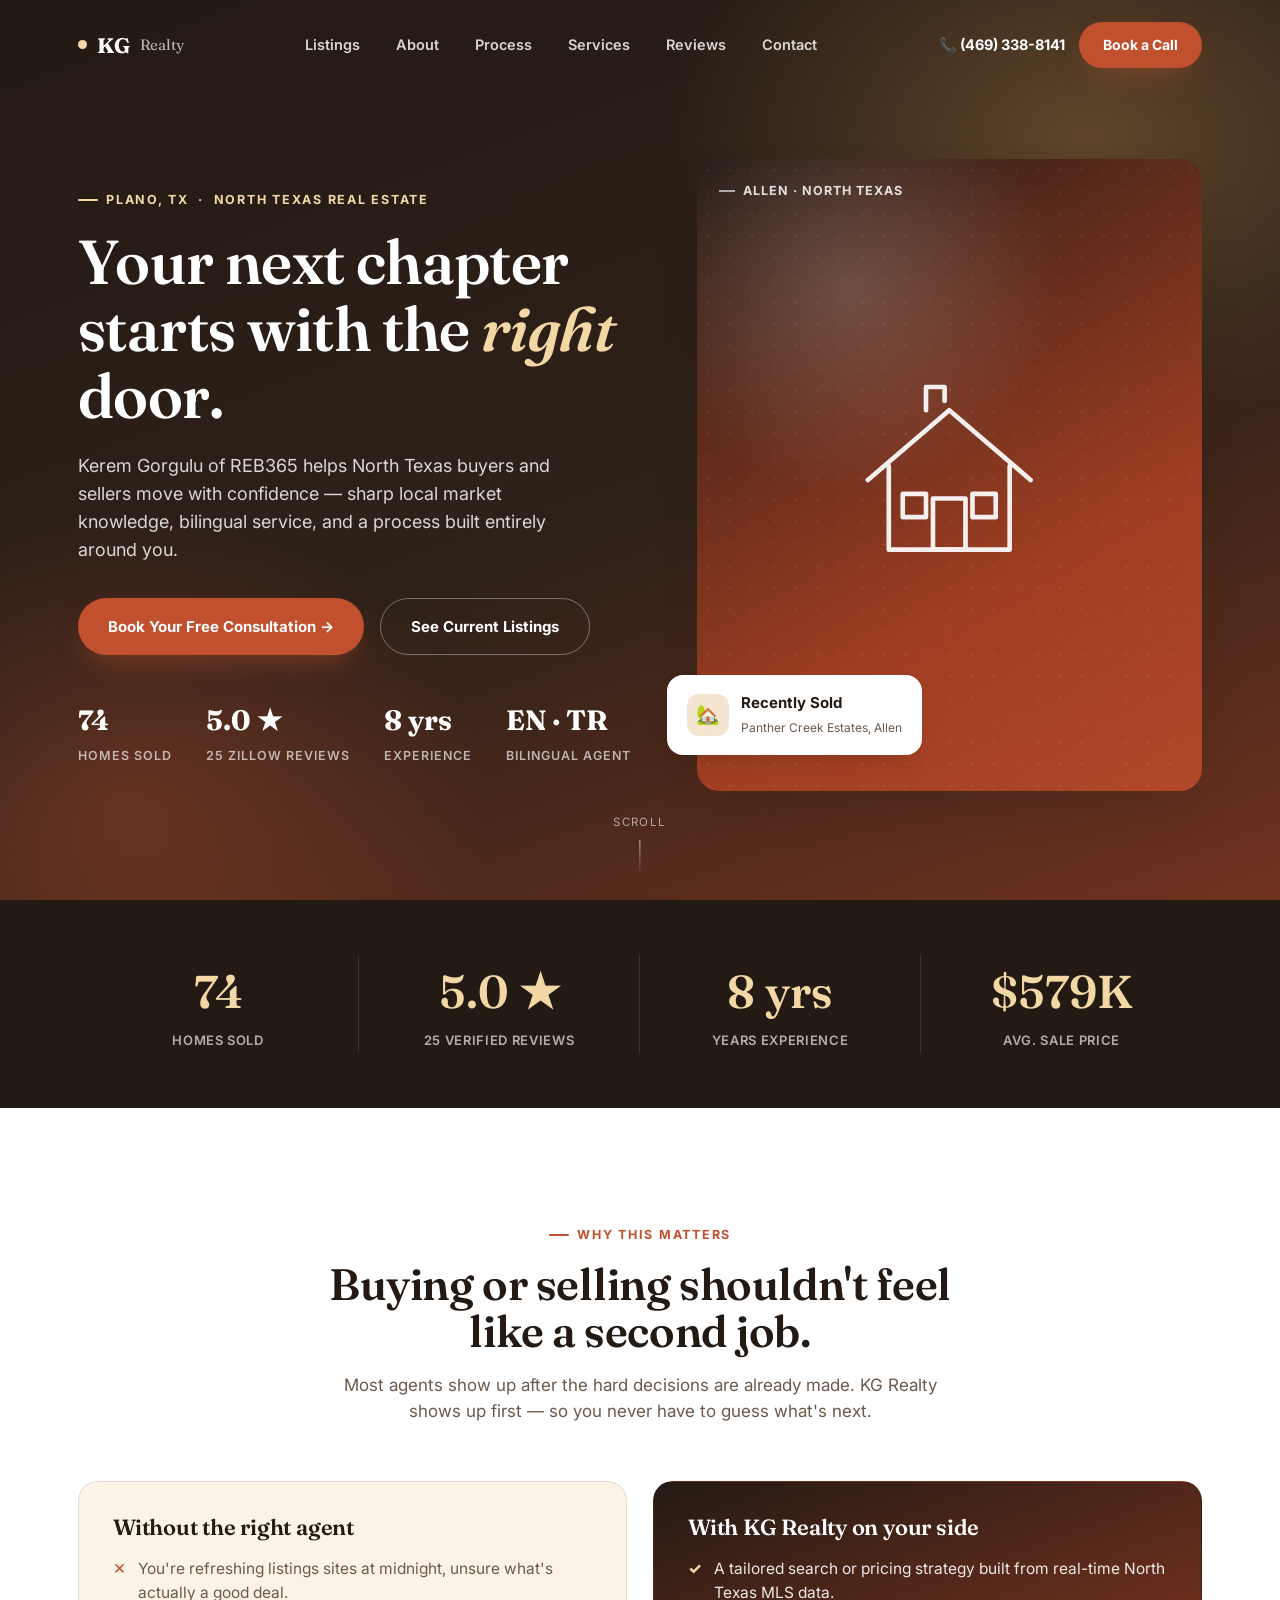
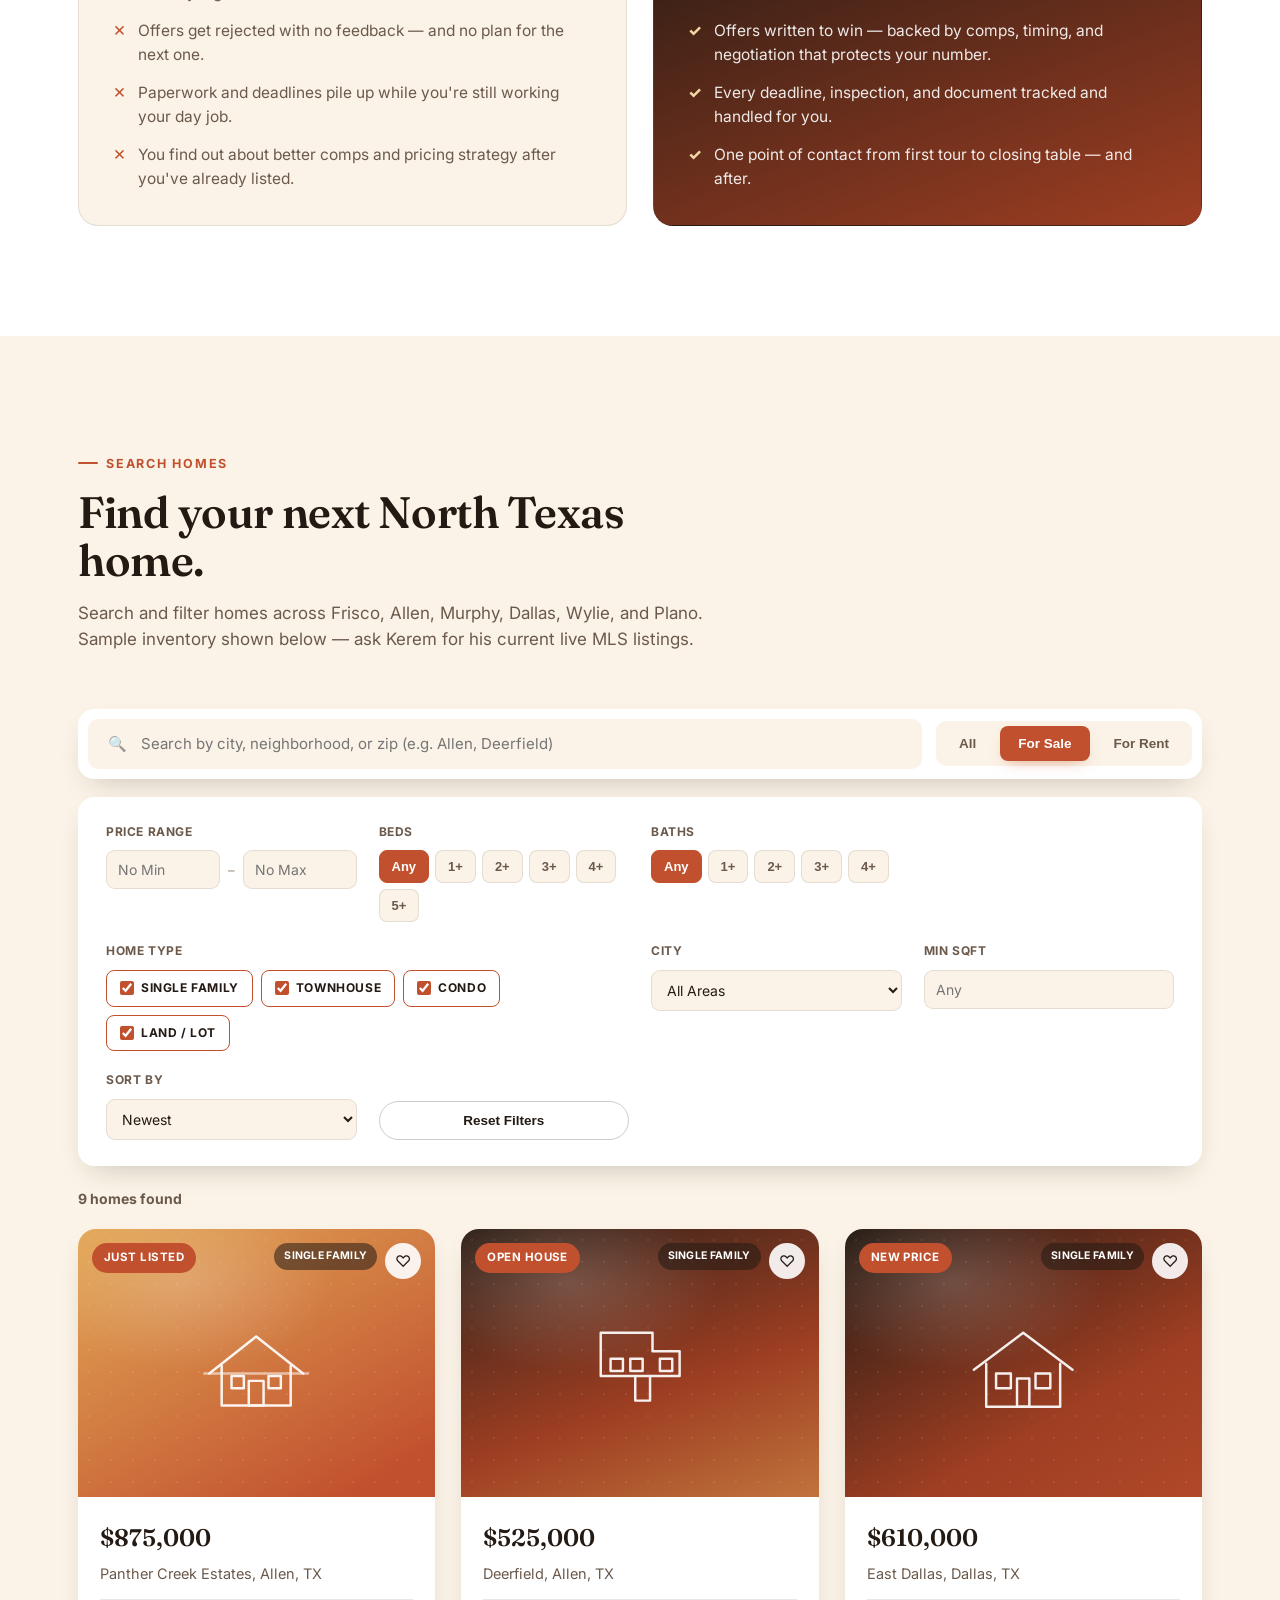
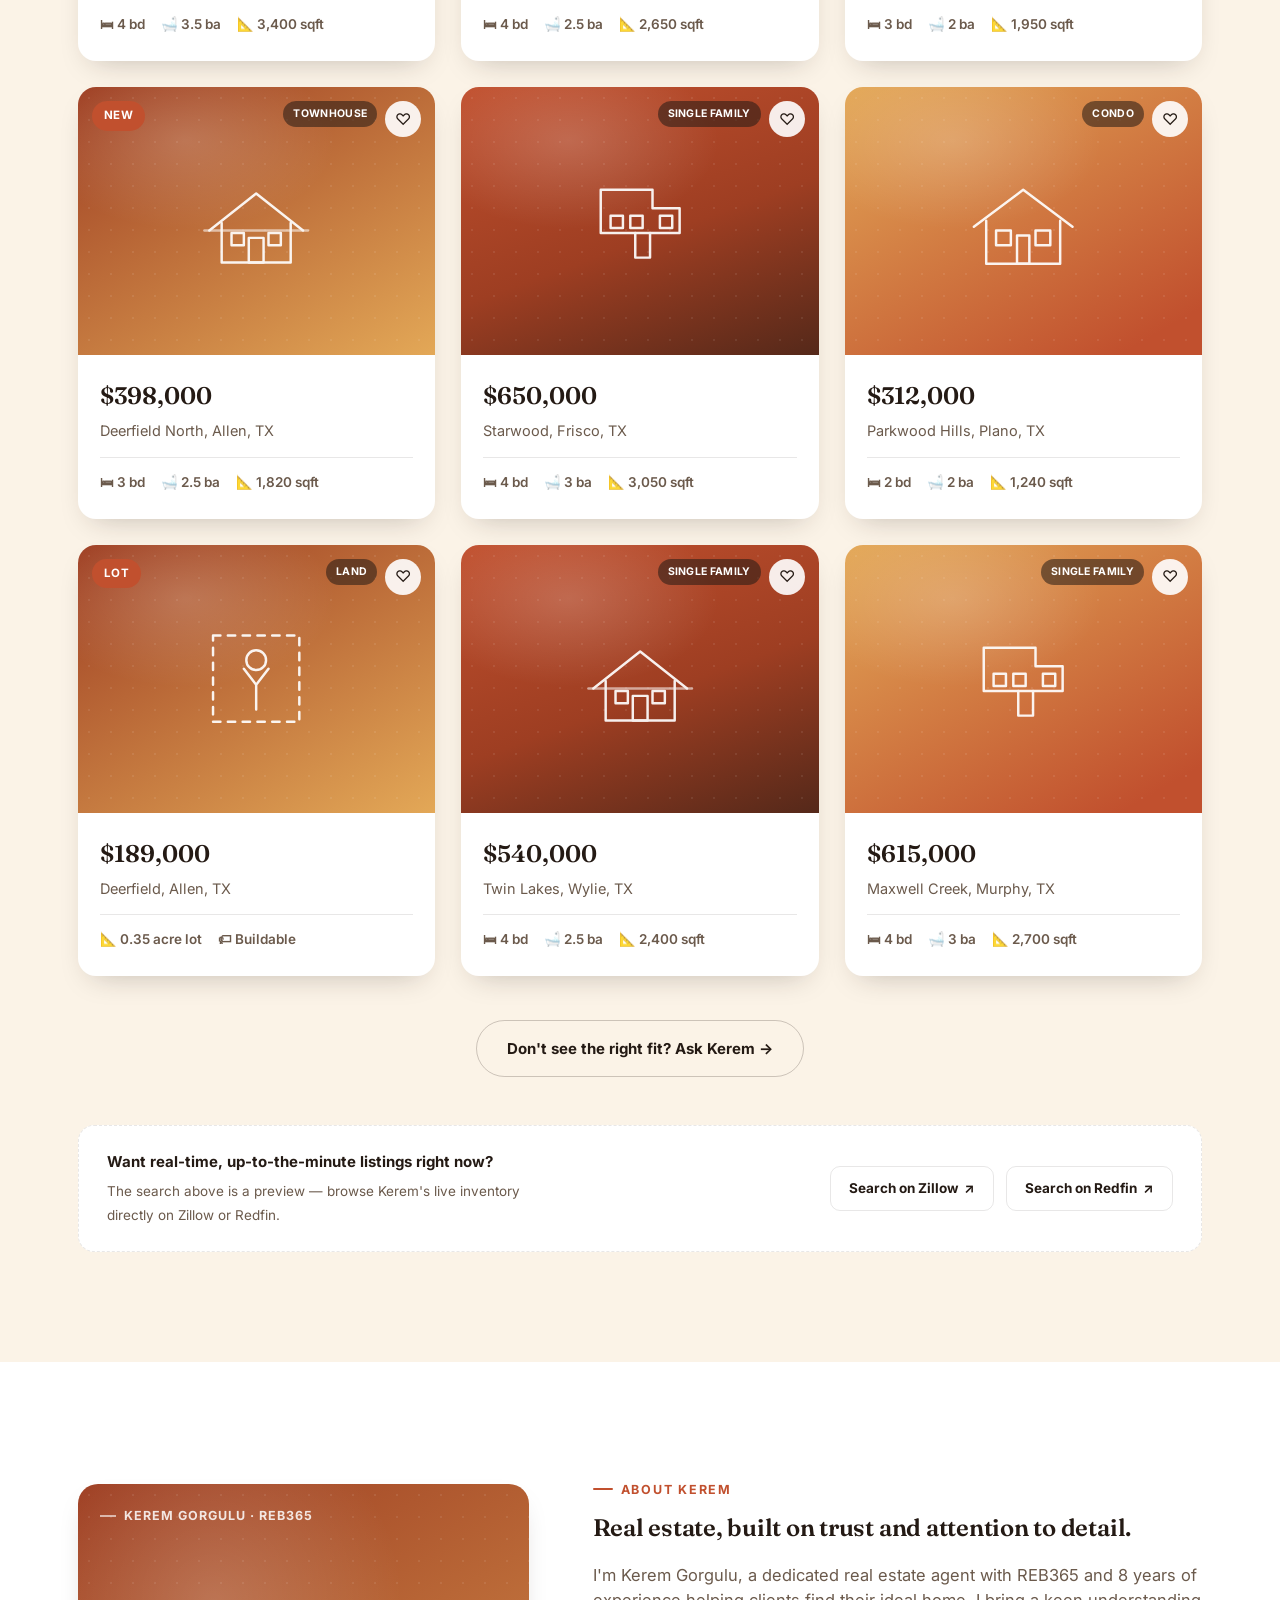
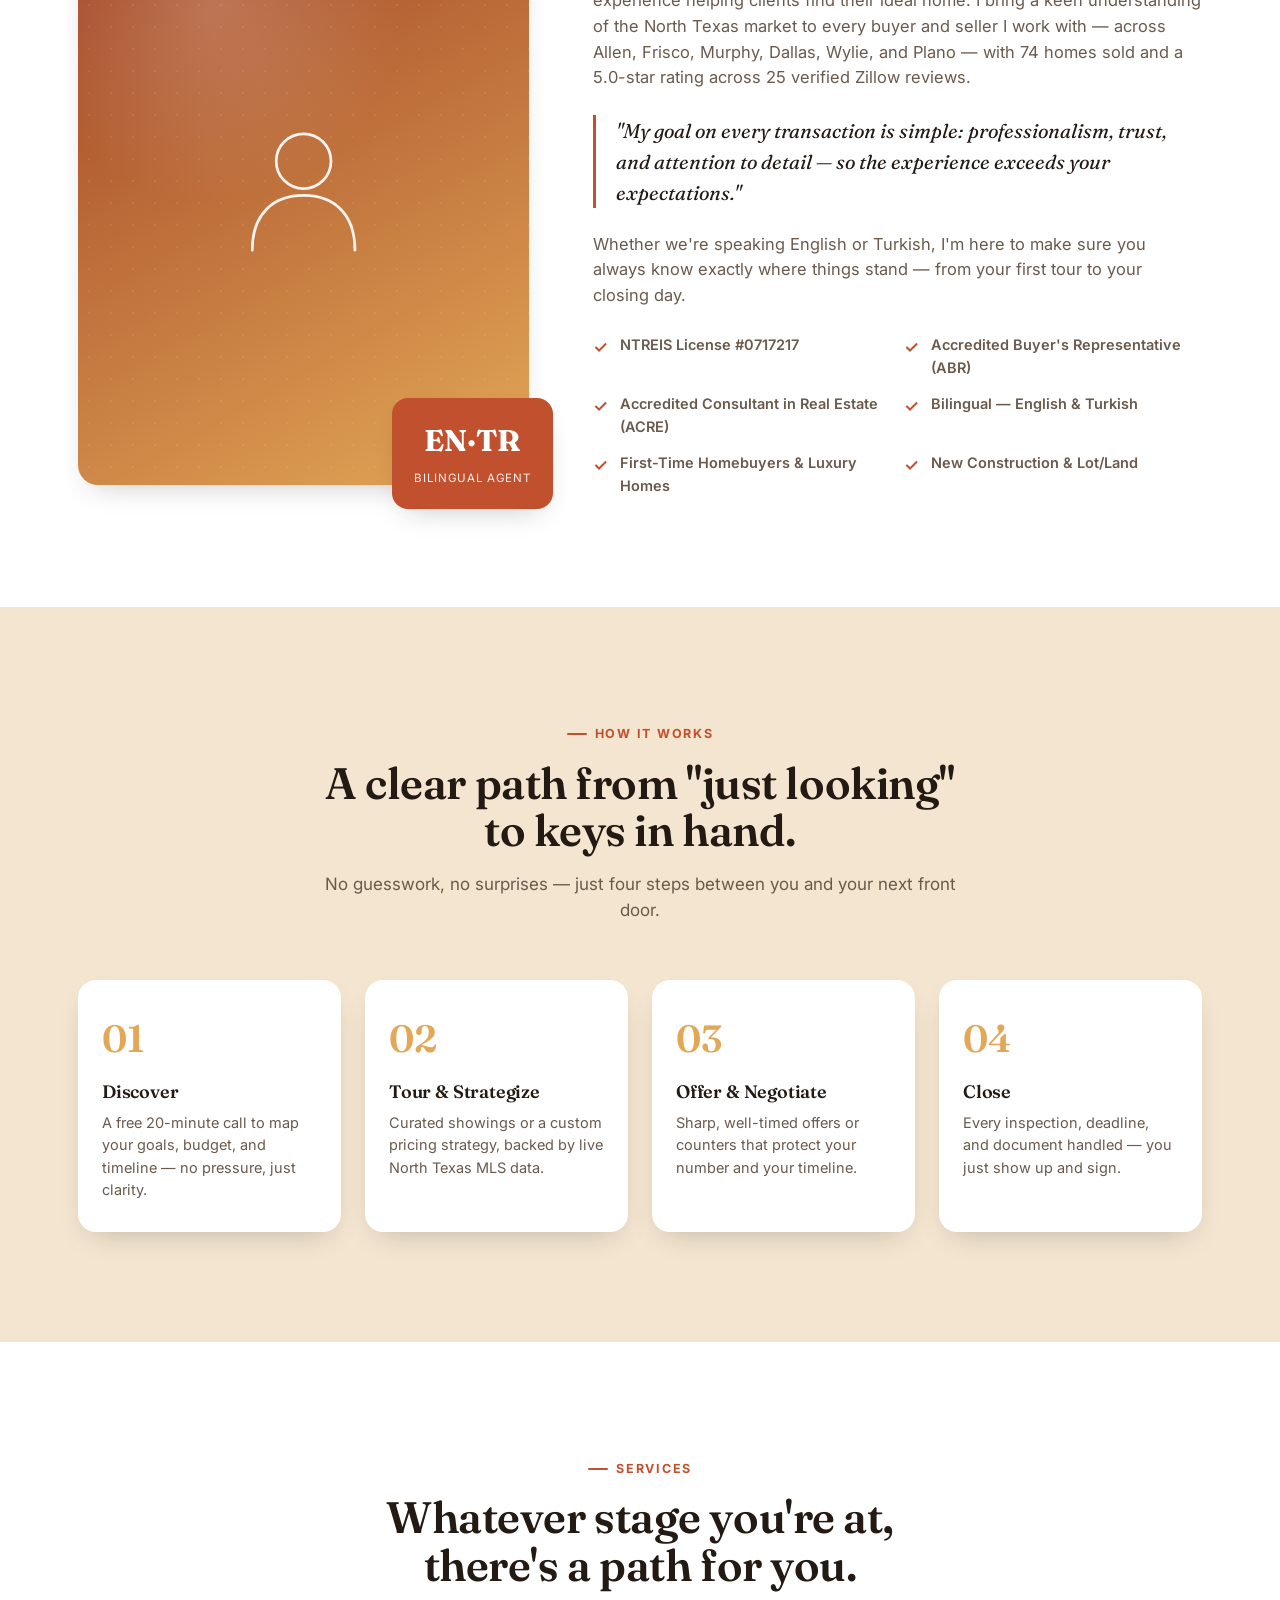
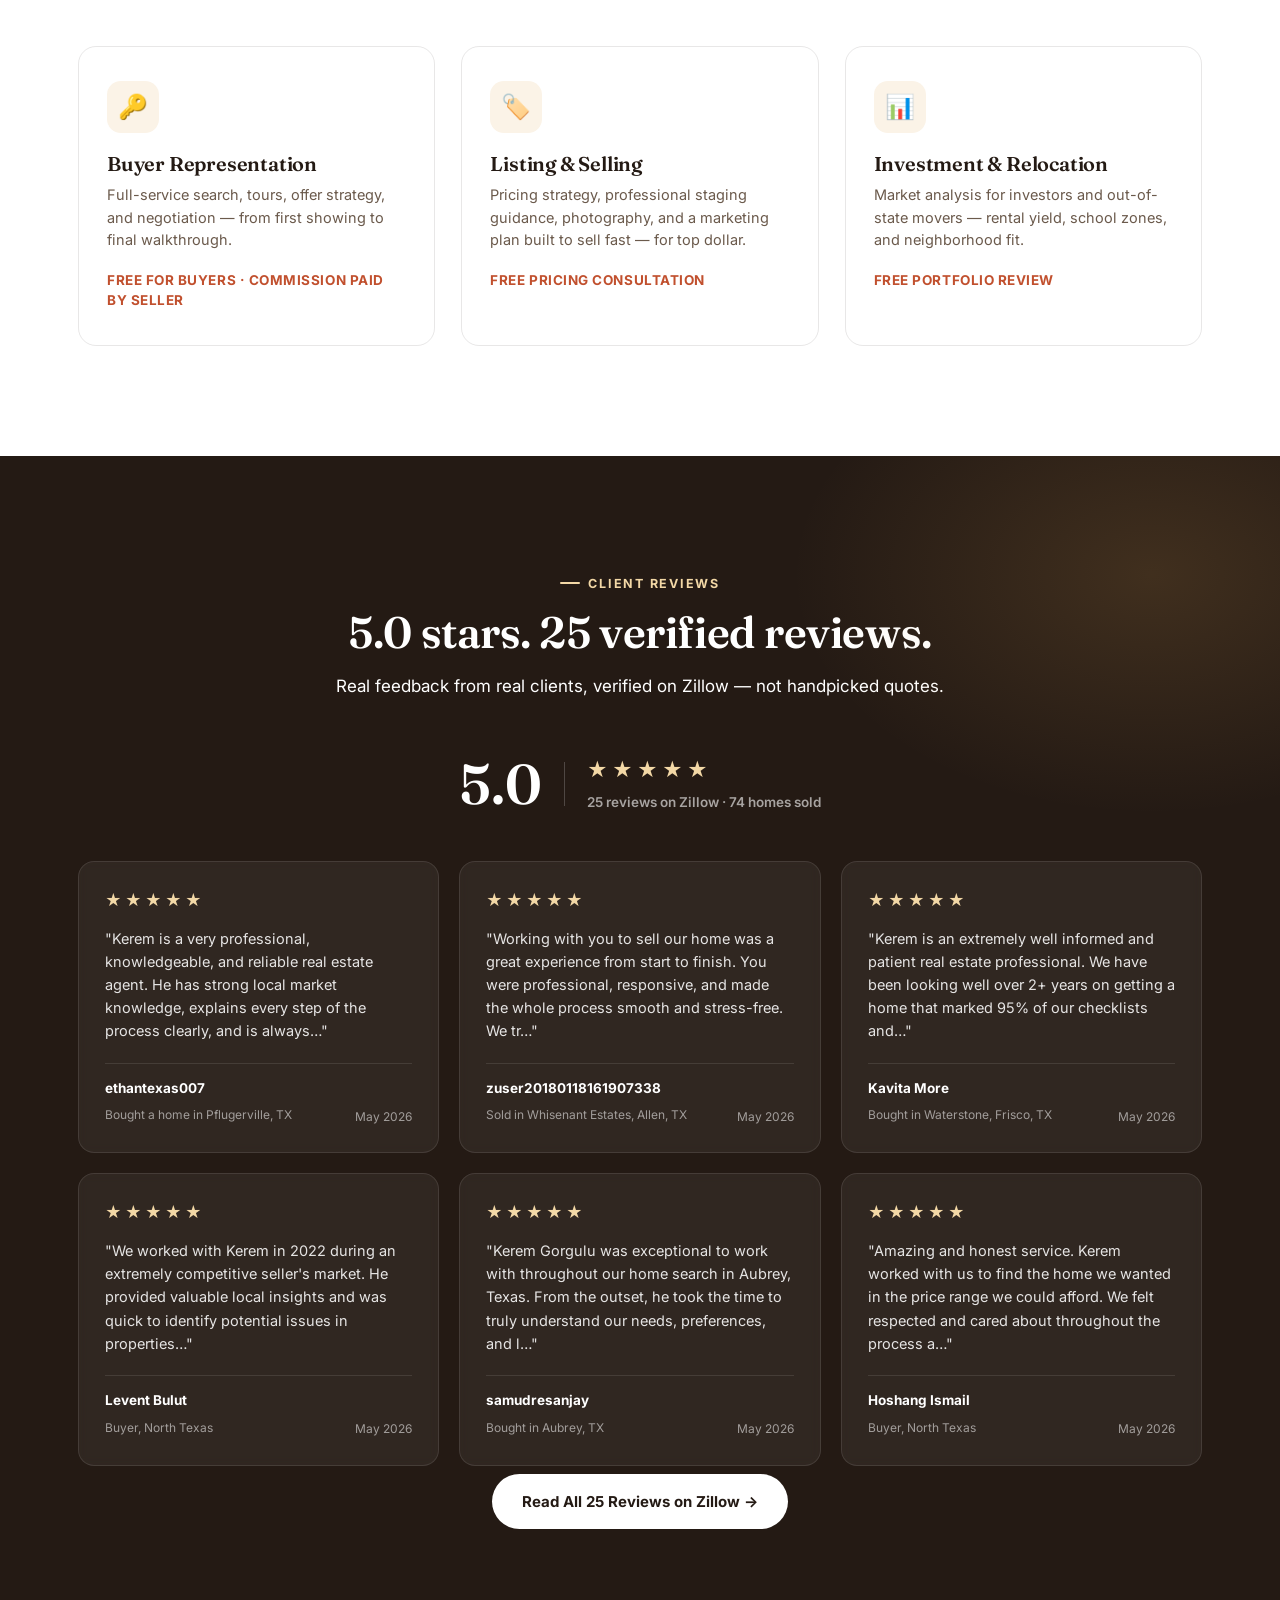
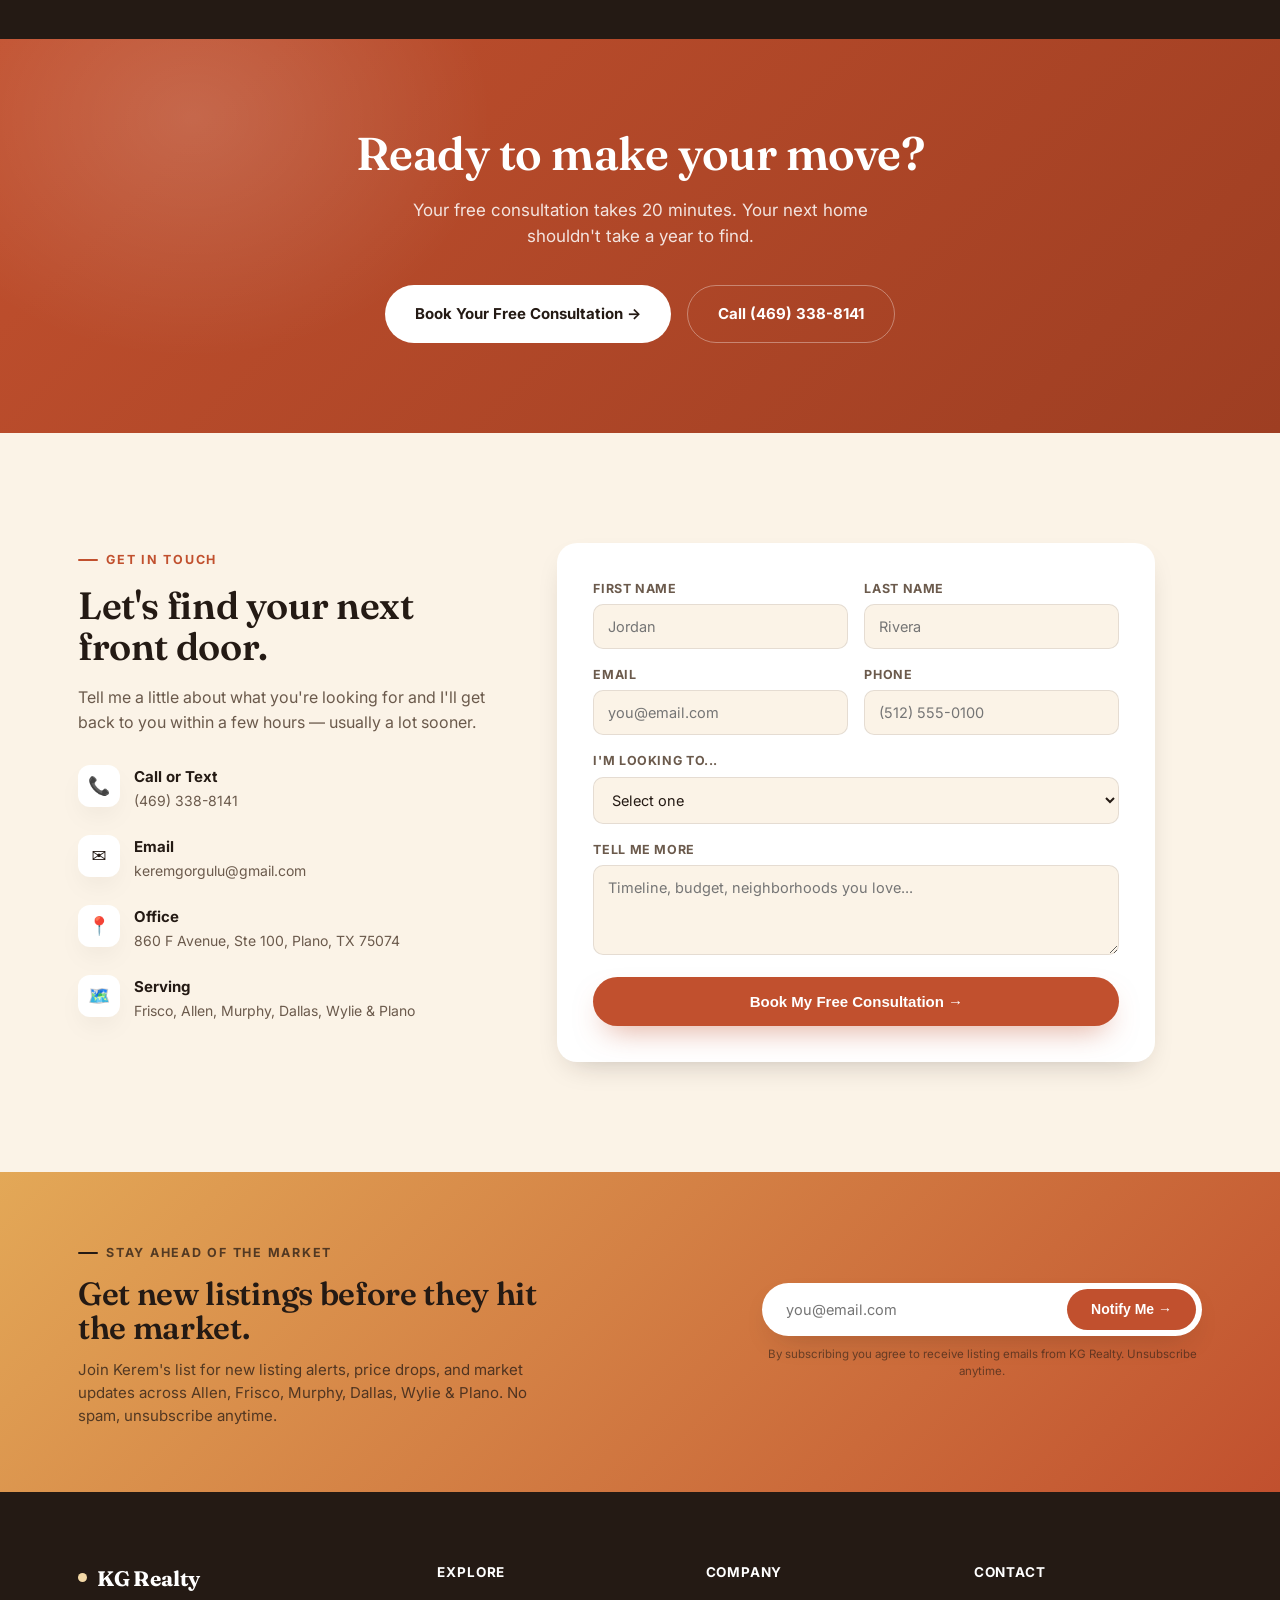
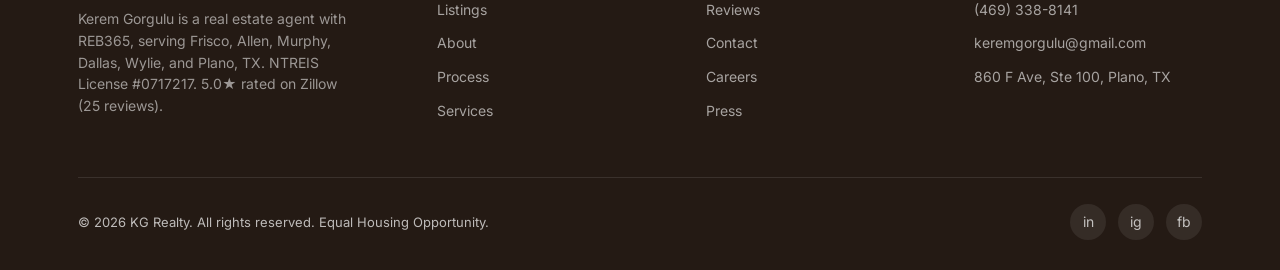
<file: index (1).html>
<!DOCTYPE html>
<html lang="en">
<head>
<meta charset="UTF-8">
<meta name="viewport" content="width=device-width, initial-scale=1.0">
<title>KG Realty | Kerem Gorgulu, North Texas Real Estate Agent</title>
<link rel="preconnect" href="https://fonts.googleapis.com">
<link rel="preconnect" href="https://fonts.gstatic.com" crossorigin>
<link href="https://fonts.googleapis.com/css2?family=Fraunces:ital,opsz,wght@0,9..144,400;0,9..144,500;0,9..144,600;0,9..144,700;1,9..144,500&family=Inter:wght@400;500;600;700;800&display=swap" rel="stylesheet">
<style>
  :root{
    --terracotta:#C1502E;
    --terracotta-dark:#9E3E22;
    --gold:#E3A857;
    --gold-light:#F3D8A6;
    --espresso:#241A14;
    --espresso-soft:#3A2C22;
    --cream:#FBF3E7;
    --cream-deep:#F3E5D0;
    --white:#FFFFFF;
    --ink:#241A14;
    --ink-soft:#6B5A4C;
    --ink-faint:#9B8B7C;
    --line:rgba(36,26,20,0.10);
    --shadow-soft: 0 20px 50px -20px rgba(36,26,20,0.35);
    --shadow-card: 0 12px 30px -14px rgba(36,26,20,0.28);
  }
  *{box-sizing:border-box; margin:0; padding:0;}
  html{scroll-behavior:smooth;}
  body{
    font-family:'Inter', system-ui, -apple-system, "Segoe UI", sans-serif;
    color:var(--ink);
    background:var(--cream);
    line-height:1.55;
    -webkit-font-smoothing:antialiased;
    overflow-x:hidden;
  }
  h1,h2,h3,h4{
    font-family:'Fraunces', Georgia, serif;
    font-weight:600;
    line-height:1.08;
    letter-spacing:-0.01em;
    color:var(--espresso);
  }
  a{color:inherit; text-decoration:none;}
  img{max-width:100%; display:block;}
  .wrap{max-width:1180px; margin:0 auto; padding:0 28px;}
  .eyebrow{
    display:inline-flex; align-items:center; gap:8px;
    font-size:12.5px; font-weight:700; letter-spacing:0.14em; text-transform:uppercase;
    color:var(--terracotta);
  }
  .eyebrow::before{content:""; width:20px; height:2px; background:var(--terracotta); border-radius:2px;}
  .btn{
    display:inline-flex; align-items:center; justify-content:center; gap:8px;
    padding:16px 30px; border-radius:100px; font-weight:700; font-size:15px;
    cursor:pointer; border:none; transition:transform .25s cubic-bezier(.2,.8,.2,1), box-shadow .25s, background .25s;
    white-space:nowrap;
  }
  .btn-primary{background:var(--terracotta); color:#fff; box-shadow:0 14px 30px -12px rgba(193,80,46,0.55);}
  .btn-primary:hover{background:var(--terracotta-dark); transform:translateY(-2px); box-shadow:0 18px 36px -12px rgba(193,80,46,0.65);}
  .btn-ghost{background:transparent; color:var(--espresso); border:1.5px solid rgba(36,26,20,0.22);}
  .btn-ghost:hover{border-color:var(--espresso); transform:translateY(-2px);}
  .btn-ghost.on-dark{color:#fff; border-color:rgba(255,255,255,0.35);}
  .btn-ghost.on-dark:hover{border-color:#fff;}
  .btn-light{background:#fff; color:var(--espresso);}
  .btn-light:hover{transform:translateY(-2px); box-shadow:0 16px 34px -14px rgba(0,0,0,0.35);}

  /* ---------- NAV ---------- */
  header{
    position:fixed; top:0; left:0; right:0; z-index:1000;
    padding:22px 0; transition:padding .3s ease, background .3s ease, box-shadow .3s ease;
  }
  header .wrap{display:flex; align-items:center; justify-content:space-between;}
  header.scrolled{
    padding:12px 0; background:rgba(251,243,231,0.9); backdrop-filter:blur(10px);
    box-shadow:0 8px 24px -16px rgba(36,26,20,0.25); border-bottom:1px solid var(--line);
  }
  .logo{font-family:'Fraunces', serif; font-weight:700; font-size:21px; letter-spacing:-0.01em; color:#fff; display:flex; align-items:center; gap:10px; transition:color .3s ease;}
  .logo .dot{width:9px; height:9px; border-radius:50%; background:var(--gold-light); display:inline-block; transition:background .3s ease;}
  nav.mainnav{display:flex; align-items:center; gap:36px;}
  nav.mainnav a{font-size:14.5px; font-weight:600; color:rgba(255,255,255,0.82); transition:color .2s;}
  nav.mainnav a:hover{color:var(--gold-light);}
  .nav-cta{display:flex; align-items:center; gap:14px;}
  .nav-phone{font-weight:700; font-size:14.5px; display:flex; align-items:center; gap:8px; color:#fff; transition:color .3s ease;}
  .hamburger{display:none; flex-direction:column; gap:5px; background:none; border:none; cursor:pointer; padding:6px;}
  .hamburger span{width:24px; height:2px; background:#fff; border-radius:2px; transition:.3s;}

  header.scrolled .logo{color:var(--espresso);}
  header.scrolled .logo .dot{background:var(--terracotta);}
  header.scrolled nav.mainnav a{color:var(--ink-soft);}
  header.scrolled nav.mainnav a:hover{color:var(--terracotta);}
  header.scrolled .nav-phone{color:var(--espresso);}
  header.scrolled .hamburger span{background:var(--espresso);}
  .logo-sub{color:rgba(255,255,255,0.68); transition:color .3s ease;}
  header.scrolled .logo-sub{color:var(--ink-soft);}
  .mobile-menu{display:none; position:fixed; inset:0; background:var(--espresso); z-index:1100; flex-direction:column; align-items:center; justify-content:center; gap:28px;}
  .mobile-menu.open{display:flex;}
  .mobile-menu a{color:#fff; font-family:'Fraunces',serif; font-size:28px; font-weight:500;}
  .mobile-menu .close-x{position:absolute; top:26px; right:28px; background:none; border:none; color:#fff; font-size:30px; cursor:pointer;}

  /* ---------- HERO ---------- */
  .hero{
    position:relative; min-height:100vh; display:flex; align-items:center;
    padding:140px 0 90px;
    background:linear-gradient(160deg, var(--espresso) 0%, #2E2119 55%, var(--terracotta-dark) 130%);
    overflow:hidden;
  }
  .hero::before{
    content:""; position:absolute; inset:0;
    background:
      radial-gradient(ellipse 700px 500px at 85% 15%, rgba(227,168,87,0.28), transparent 60%),
      radial-gradient(ellipse 600px 500px at 10% 90%, rgba(193,80,46,0.35), transparent 60%);
    pointer-events:none;
  }
  .hero .wrap{position:relative; z-index:2; display:grid; grid-template-columns:1.05fr 0.95fr; gap:60px; align-items:center;}
  .hero-copy .eyebrow{color:var(--gold-light);}
  .hero-copy .eyebrow::before{background:var(--gold-light);}
  .hero-copy h1{
    color:#fff; font-size:clamp(38px, 5vw, 62px); margin:20px 0 22px;
  }
  .hero-copy h1 em{font-style:italic; color:var(--gold-light);}
  .hero-copy p.lede{
    color:rgba(255,255,255,0.82); font-size:18px; max-width:490px; margin-bottom:34px;
  }
  .hero-actions{display:flex; gap:16px; flex-wrap:wrap; margin-bottom:44px;}
  .hero-trust{display:flex; gap:34px; flex-wrap:wrap;}
  .hero-trust .stat b{display:block; font-family:'Fraunces',serif; font-size:28px; color:#fff;}
  .hero-trust .stat span{font-size:12.5px; color:rgba(255,255,255,0.65); text-transform:uppercase; letter-spacing:0.08em; font-weight:600;}

  .hero-media{position:relative;}
  .hero-media .frame{
    position:relative; border-radius:22px; overflow:hidden; box-shadow:var(--shadow-soft);
    aspect-ratio:4/5;
  }
  .hero-media .frame img{width:100%; height:100%; object-fit:cover;}

  /* ---------- ART PANELS (in place of stock photography) ---------- */
  .art-panel{
    position:relative; width:100%; height:100%; overflow:hidden;
    display:flex; align-items:center; justify-content:center;
  }
  .art-panel.warm{background:linear-gradient(150deg, var(--espresso) 0%, var(--terracotta-dark) 65%, var(--terracotta) 130%);}
  .art-panel.gold{background:linear-gradient(150deg, var(--terracotta-dark) 0%, var(--gold) 100%);}
  .art-panel.dusk{background:linear-gradient(160deg, #2E2119 0%, var(--terracotta-dark) 60%, var(--gold) 140%);}
  .art-panel.clay{background:linear-gradient(160deg, var(--terracotta) 0%, var(--terracotta-dark) 55%, var(--espresso) 130%);}
  .art-panel.honey{background:linear-gradient(150deg, var(--gold) 0%, var(--terracotta) 90%);}
  .art-panel::before{
    content:""; position:absolute; inset:0;
    background-image:radial-gradient(rgba(255,255,255,0.16) 1.5px, transparent 1.5px);
    background-size:22px 22px;
    opacity:0.5;
  }
  .art-panel::after{
    content:""; position:absolute; inset:0;
    background:radial-gradient(ellipse 70% 55% at 30% 20%, rgba(255,255,255,0.18), transparent 60%);
  }
  .art-panel svg{position:relative; z-index:2; width:46%; height:46%; opacity:0.92;}
  .art-panel .art-caption{
    position:absolute; z-index:2; top:22px; left:22px; right:22px;
    color:rgba(255,255,255,0.85); font-size:12.5px; font-weight:700; letter-spacing:0.08em; text-transform:uppercase;
    display:flex; align-items:center; gap:8px;
  }
  .art-panel .art-caption::before{content:""; width:16px; height:1.5px; background:rgba(255,255,255,0.6);}
  .avatar-initials{
    border-radius:50%; display:flex; align-items:center; justify-content:center;
    font-family:'Fraunces',serif; font-weight:600; color:#fff; flex-shrink:0;
  }
  .hero-media .badge-card{
    position:absolute; left:-30px; bottom:36px; background:#fff; border-radius:16px;
    padding:16px 20px; box-shadow:var(--shadow-card); display:flex; align-items:center; gap:12px;
    animation:floaty 5s ease-in-out infinite;
  }
  .hero-media .badge-card .icon{
    width:42px; height:42px; border-radius:12px; background:var(--cream-deep); display:flex; align-items:center; justify-content:center; font-size:19px;
  }
  .hero-media .badge-card b{display:block; font-size:15px; color:var(--espresso);}
  .hero-media .badge-card span{font-size:12px; color:var(--ink-soft);}
  @keyframes floaty{0%,100%{transform:translateY(0);}50%{transform:translateY(-10px);}}
  .scroll-cue{position:absolute; bottom:26px; left:50%; transform:translateX(-50%); z-index:2; display:flex; flex-direction:column; align-items:center; gap:8px; color:rgba(255,255,255,0.6); font-size:11.5px; letter-spacing:0.12em; text-transform:uppercase;}
  .scroll-cue .line{width:1px; height:34px; background:linear-gradient(rgba(255,255,255,0.7), transparent); animation:scrolldown 1.8s ease-in-out infinite;}
  @keyframes scrolldown{0%{opacity:0; transform:scaleY(0.4); transform-origin:top;}50%{opacity:1; transform:scaleY(1); transform-origin:top;}100%{opacity:0; transform:scaleY(0.4); transform-origin:bottom;}}

  /* ---------- SECTION SHELLS ---------- */
  section{padding:110px 0;}
  .section-head{max-width:640px; margin-bottom:56px;}
  .section-head.center{margin-left:auto; margin-right:auto; text-align:center;}
  .section-head h2{font-size:clamp(30px,3.6vw,44px); margin-top:16px;}
  .section-head p{color:var(--ink-soft); font-size:17px; margin-top:16px;}
  .reveal{opacity:0; transform:translateY(28px); transition:opacity .8s cubic-bezier(.2,.7,.2,1), transform .8s cubic-bezier(.2,.7,.2,1);}
  .reveal.in{opacity:1; transform:translateY(0);}

  /* ---------- STATS BAND ---------- */
  .stats-band{background:var(--espresso); padding:0;}
  .stats-band .wrap{
    display:grid; grid-template-columns:repeat(4,1fr);
    padding:56px 28px;
  }
  .stat-tile{text-align:center; border-right:1px solid rgba(255,255,255,0.12); padding:0 12px;}
  .stat-tile:last-child{border-right:none;}
  .stat-tile b{
    font-family:'Fraunces',serif; font-size:clamp(32px,4vw,46px); color:var(--gold-light); display:block; font-weight:600;
  }
  .stat-tile span{color:rgba(255,255,255,0.65); font-size:13px; letter-spacing:0.05em; text-transform:uppercase; font-weight:600;}

  /* ---------- PROBLEM / SOLUTION ---------- */
  .problem{background:var(--white);}
  .ps-grid{display:grid; grid-template-columns:1fr 1fr; gap:26px;}
  .ps-card{
    border-radius:20px; padding:34px; border:1px solid var(--line);
  }
  .ps-card.problem-card{background:var(--cream);}
  .ps-card.solution-card{background:linear-gradient(160deg, var(--espresso), var(--terracotta-dark)); color:#fff;}
  .ps-card h3{font-size:22px; margin-bottom:18px;}
  .ps-card.solution-card h3{color:#fff;}
  .ps-list{list-style:none; display:flex; flex-direction:column; gap:14px;}
  .ps-list li{display:flex; gap:12px; font-size:15.5px; align-items:flex-start;}
  .ps-card.problem-card .ps-list li::before{content:"✕"; color:var(--terracotta); font-weight:800; flex-shrink:0;}
  .ps-card.solution-card .ps-list li::before{content:"✓"; color:var(--gold-light); font-weight:800; flex-shrink:0;}
  .ps-card.problem-card .ps-list li{color:var(--ink-soft);}
  .ps-card.solution-card .ps-list li{color:rgba(255,255,255,0.9);}

  /* ---------- LISTINGS ---------- */
  .listings{background:var(--cream);}
  .listing-grid{display:grid; grid-template-columns:repeat(3,1fr); gap:26px;}
  .listing-card{
    background:#fff; border-radius:18px; overflow:hidden; box-shadow:var(--shadow-card);
    transition:transform .35s cubic-bezier(.2,.8,.2,1), box-shadow .35s;
  }
  .listing-card:hover{transform:translateY(-8px); box-shadow:0 26px 50px -18px rgba(36,26,20,0.32);}
  .listing-photo{position:relative; aspect-ratio:4/3; overflow:hidden;}
  .listing-photo img{width:100%; height:100%; object-fit:cover; transition:transform .6s ease;}
  .listing-card:hover .listing-photo img{transform:scale(1.08);}
  .listing-tag{
    position:absolute; top:14px; left:14px; background:var(--terracotta); color:#fff; font-size:11.5px;
    font-weight:700; padding:6px 12px; border-radius:100px; letter-spacing:0.04em; text-transform:uppercase;
  }
  .listing-heart{
    position:absolute; top:14px; right:14px; width:36px; height:36px; border-radius:50%; background:rgba(255,255,255,0.9);
    display:flex; align-items:center; justify-content:center; cursor:pointer; font-size:16px; transition:.2s;
  }
  .listing-heart:hover{background:#fff; transform:scale(1.1);}
  .listing-heart.active{color:var(--terracotta);}
  .listing-body{padding:22px 22px 26px;}
  .listing-price{font-family:'Fraunces',serif; font-size:24px; font-weight:600; color:var(--espresso);}
  .listing-addr{color:var(--ink-soft); font-size:14.5px; margin:6px 0 14px;}
  .listing-meta{display:flex; gap:16px; font-size:13.5px; color:var(--ink-soft); border-top:1px solid var(--line); padding-top:14px;}
  .listing-meta span{display:flex; align-items:center; gap:6px; font-weight:600;}
  .listings-foot{display:flex; justify-content:center; margin-top:44px;}

  /* ---------- SEARCH & FILTERS ---------- */
  .search-bar{
    display:flex; gap:14px; flex-wrap:wrap; align-items:center;
    background:#fff; border-radius:16px; padding:10px; box-shadow:var(--shadow-card);
    margin-bottom:18px;
  }
  .search-input-wrap{
    flex:1 1 320px; display:flex; align-items:center; gap:10px;
    background:var(--cream); border-radius:10px; padding:12px 16px;
  }
  .search-input-wrap .search-icon{
    font-size:15px; opacity:0.6; border:none; background:none; cursor:pointer; padding:4px;
    display:flex; align-items:center; transition:opacity .2s, transform .2s; flex-shrink:0;
  }
  .search-input-wrap .search-icon:hover{opacity:1; transform:scale(1.1);}
  .search-input-wrap input{
    border:none; background:transparent; outline:none; font-family:inherit; font-size:15px; width:100%; color:var(--ink);
  }
  .status-toggle{display:flex; gap:6px; background:var(--cream); border-radius:10px; padding:5px;}
  .status-btn{
    border:none; background:transparent; padding:10px 18px; border-radius:8px; font-weight:700; font-size:13.5px;
    color:var(--ink-soft); cursor:pointer; transition:.2s; white-space:nowrap;
  }
  .status-btn.active{background:var(--terracotta); color:#fff; box-shadow:0 6px 16px -8px rgba(193,80,46,0.6);}
  .status-btn:not(.active):hover{color:var(--terracotta);}

  .filter-panel{
    display:grid; grid-template-columns:repeat(4, 1fr); gap:20px 22px;
    background:#fff; border-radius:16px; padding:26px 28px; box-shadow:var(--shadow-card);
    margin-bottom:22px;
  }
  .filter-group{display:flex; flex-direction:column; gap:9px;}
  .filter-group.wide{grid-column:span 2;}
  .filter-group label{font-size:12px; font-weight:700; color:var(--ink-soft); text-transform:uppercase; letter-spacing:0.05em;}
  .filter-range{display:flex; align-items:center; gap:8px;}
  .filter-range input{
    width:100%; border:1.5px solid var(--line); border-radius:9px; padding:10px 11px; font-family:inherit; font-size:14px;
    background:var(--cream); color:var(--ink); transition:border-color .2s;
  }
  .filter-range input:focus{outline:none; border-color:var(--terracotta);}
  .filter-range span{color:var(--ink-faint); font-size:13px;}
  .filter-group > select, .filter-group > input[type="number"]{
    border:1.5px solid var(--line); border-radius:9px; padding:10px 11px; font-family:inherit; font-size:14px;
    background:var(--cream); color:var(--ink); transition:border-color .2s;
  }
  .filter-group > select:focus, .filter-group > input[type="number"]:focus{outline:none; border-color:var(--terracotta);}
  .pill-group{display:flex; flex-wrap:wrap; gap:6px;}
  .pill{
    border:1.5px solid var(--line); background:var(--cream); border-radius:8px; padding:8px 12px;
    font-size:13px; font-weight:700; color:var(--ink-soft); cursor:pointer; transition:.2s;
  }
  .pill:hover{border-color:var(--terracotta); color:var(--terracotta);}
  .pill.active{background:var(--terracotta); border-color:var(--terracotta); color:#fff;}
  .check-group{display:flex; flex-wrap:wrap; gap:8px;}
  .check-pill{
    display:flex; align-items:center; gap:7px; border:1.5px solid var(--line); background:var(--cream);
    border-radius:8px; padding:8px 13px; font-size:13px; font-weight:600; color:var(--ink-soft); cursor:pointer; transition:.2s;
  }
  .check-pill:has(input:checked){border-color:var(--terracotta); color:var(--espresso); background:#fff;}
  .check-pill input{accent-color:var(--terracotta); width:14px; height:14px;}
  .filter-reset{justify-content:flex-end;}
  .filter-reset .btn{width:100%; padding:11px 16px; font-size:13.5px;}

  .active-chips{display:flex; flex-wrap:wrap; gap:8px; margin-bottom:18px; min-height:0;}
  .active-chips:empty{margin-bottom:0;}
  .chip{
    display:inline-flex; align-items:center; gap:7px; background:var(--cream-deep); color:var(--espresso);
    border-radius:100px; padding:7px 8px 7px 14px; font-size:12.5px; font-weight:700;
  }
  .chip button{
    border:none; background:rgba(36,26,20,0.12); color:var(--espresso); width:18px; height:18px; border-radius:50%;
    cursor:pointer; font-size:12px; line-height:1; display:flex; align-items:center; justify-content:center;
  }
  .results-bar{display:flex; justify-content:space-between; align-items:center; margin-bottom:20px;}
  .results-bar span{font-size:14px; font-weight:700; color:var(--ink-soft);}
  .listing-type-tag{
    position:absolute; top:14px; right:58px; background:rgba(36,26,20,0.55); color:#fff; font-size:10.5px;
    font-weight:700; padding:5px 10px; border-radius:100px; letter-spacing:0.03em; text-transform:uppercase;
  }
  .no-results{display:none; text-align:center; color:var(--ink-soft); font-size:15px; padding:50px 20px; background:#fff; border-radius:16px;}
  .no-results.show{display:block;}

  .live-search-cta{
    display:flex; align-items:center; justify-content:space-between; gap:24px; flex-wrap:wrap;
    background:#fff; border:1.5px dashed var(--line); border-radius:16px; padding:24px 28px; margin-top:48px;
  }
  .live-search-text{max-width:460px;}
  .live-search-text b{display:block; font-size:15px; color:var(--espresso); margin-bottom:4px;}
  .live-search-text span{font-size:13.5px; color:var(--ink-soft);}
  .live-search-links{display:flex; gap:12px; flex-wrap:wrap;}
  .live-search-link{
    display:inline-flex; align-items:center; gap:6px; border:1.5px solid var(--line); border-radius:10px;
    padding:11px 18px; font-size:13.5px; font-weight:700; color:var(--espresso); transition:.2s; white-space:nowrap;
  }
  .live-search-link:hover{border-color:var(--terracotta); color:var(--terracotta); transform:translateY(-2px);}

  /* ---------- ABOUT / TRUST ---------- */
  .about{background:#fff;}
  .about .wrap{display:grid; grid-template-columns:0.85fr 1.15fr; gap:64px; align-items:center;}
  .about-media{position:relative;}
  .about-media img{border-radius:20px; box-shadow:var(--shadow-card); aspect-ratio:3/4; object-fit:cover;}
  .about-media .exp-badge{
    position:absolute; bottom:-24px; right:-24px; background:var(--terracotta); color:#fff;
    border-radius:16px; padding:20px 22px; text-align:center; box-shadow:var(--shadow-card);
  }
  .about-media .exp-badge b{display:block; font-family:'Fraunces',serif; font-size:30px;}
  .about-media .exp-badge span{font-size:11.5px; text-transform:uppercase; letter-spacing:0.06em; opacity:0.9;}
  .about-copy p{color:var(--ink-soft); font-size:16.5px; margin-bottom:16px;}
  .about-copy p.quote{
    font-family:'Fraunces',serif; font-style:italic; font-size:20px; color:var(--espresso);
    border-left:3px solid var(--terracotta); padding-left:20px; margin:24px 0;
  }
  .credentials{display:grid; grid-template-columns:1fr 1fr; gap:14px; margin-top:26px;}
  .cred{display:flex; gap:12px; align-items:flex-start; font-size:14.5px; color:var(--ink-soft); font-weight:600;}
  .cred .icon{color:var(--terracotta); font-size:17px; flex-shrink:0;}

  /* ---------- PROCESS ---------- */
  .process{background:var(--cream-deep);}
  .steps{display:grid; grid-template-columns:repeat(4,1fr); gap:24px; counter-reset:step; position:relative;}
  .step{position:relative; background:#fff; border-radius:18px; padding:30px 24px; box-shadow:var(--shadow-card);}
  .step .num{
    font-family:'Fraunces',serif; font-size:38px; color:var(--gold); font-weight:600; margin-bottom:14px; display:block;
  }
  .step h4{font-size:18px; margin-bottom:10px;}
  .step p{font-size:14.5px; color:var(--ink-soft);}

  /* ---------- TESTIMONIALS ---------- */
  .testimonials{background:var(--espresso); position:relative; overflow:hidden;}
  .testimonials::before{
    content:""; position:absolute; inset:0;
    background:radial-gradient(ellipse 600px 400px at 90% 10%, rgba(227,168,87,0.15), transparent 60%);
  }
  .testimonials .section-head h2, .testimonials .section-head p{color:#fff;}
  .testimonials .eyebrow{color:var(--gold-light);}
  .testimonials .eyebrow::before{background:var(--gold-light);}
  .t-stars{color:var(--gold-light); font-size:16px; letter-spacing:3px; margin-bottom:14px;}
  .rating-summary{
    position:relative; z-index:2; display:flex; align-items:center; justify-content:center; gap:22px;
    margin-bottom:48px;
  }
  .rating-score{font-family:'Fraunces',serif; font-size:56px; font-weight:600; color:#fff; line-height:1;}
  .rating-divider{width:1.5px; height:44px; background:rgba(255,255,255,0.2);}
  .rating-detail .rating-stars{color:var(--gold-light); font-size:20px; letter-spacing:4px; margin-bottom:6px;}
  .rating-detail .rating-meta{color:rgba(255,255,255,0.6); font-size:13.5px; font-weight:600;}
  .review-grid{
    position:relative; z-index:2; display:grid; grid-template-columns:repeat(3, 1fr); gap:20px;
  }
  .review-card{
    background:rgba(255,255,255,0.06); border:1px solid rgba(255,255,255,0.1); border-radius:16px;
    padding:26px; backdrop-filter:blur(4px); transition:transform .3s, background .3s;
  }
  .review-card:hover{transform:translateY(-4px); background:rgba(255,255,255,0.09);}
  .review-quote{color:rgba(255,255,255,0.88); font-size:14.5px; line-height:1.6; margin-bottom:20px; min-height:96px;}
  .review-foot{display:flex; justify-content:space-between; align-items:flex-end; gap:10px; border-top:1px solid rgba(255,255,255,0.1); padding-top:14px;}
  .review-foot b{color:#fff; font-size:13.5px; display:block; margin-bottom:3px;}
  .review-foot span{color:rgba(255,255,255,0.55); font-size:12px;}
  .review-date{color:rgba(255,255,255,0.4); font-size:11.5px; white-space:nowrap; flex-shrink:0;}

  /* ---------- SERVICES ---------- */
  .services{background:#fff;}
  .service-grid{display:grid; grid-template-columns:repeat(3,1fr); gap:26px;}
  .service-card{
    border:1px solid var(--line); border-radius:18px; padding:34px 28px; transition:.3s; position:relative;
  }
  .service-card:hover{border-color:var(--terracotta); box-shadow:var(--shadow-card); transform:translateY(-6px);}
  .service-card .icon{
    width:52px; height:52px; border-radius:14px; background:var(--cream); display:flex; align-items:center; justify-content:center; font-size:24px; margin-bottom:20px;
  }
  .service-card h3{font-size:20px; margin-bottom:10px;}
  .service-card p{color:var(--ink-soft); font-size:14.5px; margin-bottom:18px;}
  .service-card .fee{font-weight:700; font-size:13.5px; color:var(--terracotta); text-transform:uppercase; letter-spacing:0.04em;}

  /* ---------- CTA BAND ---------- */
  .cta-band{
    background:linear-gradient(135deg, var(--terracotta) 0%, var(--terracotta-dark) 100%);
    padding:90px 0; text-align:center; position:relative; overflow:hidden;
  }
  .cta-band::before{content:""; position:absolute; inset:0; background:radial-gradient(ellipse 500px 400px at 15% 20%, rgba(255,255,255,0.15), transparent 60%);}
  .cta-band .wrap{position:relative; z-index:2;}
  .cta-band h2{color:#fff; font-size:clamp(30px,4vw,46px); max-width:640px; margin:0 auto 18px;}
  .cta-band p{color:rgba(255,255,255,0.85); font-size:17px; max-width:480px; margin:0 auto 36px;}
  .cta-band .actions{display:flex; gap:16px; justify-content:center; flex-wrap:wrap;}

  /* ---------- CONTACT ---------- */
  .contact{background:var(--cream);}
  .contact .wrap{display:grid; grid-template-columns:0.9fr 1.1fr; gap:60px;}
  .contact-info h2{font-size:clamp(28px,3.4vw,38px); margin-bottom:18px;}
  .contact-info p{color:var(--ink-soft); font-size:16px; margin-bottom:30px;}
  .contact-row{display:flex; gap:14px; align-items:flex-start; margin-bottom:22px;}
  .contact-row .icon{width:42px; height:42px; border-radius:12px; background:#fff; display:flex; align-items:center; justify-content:center; font-size:18px; box-shadow:var(--shadow-card); flex-shrink:0;}
  .contact-row b{display:block; font-size:15px; color:var(--espresso);}
  .contact-row span{font-size:14px; color:var(--ink-soft);}
  .contact-form{background:#fff; border-radius:20px; padding:36px; box-shadow:var(--shadow-card);}
  .form-row{display:grid; grid-template-columns:1fr 1fr; gap:16px; margin-bottom:16px;}
  .field{display:flex; flex-direction:column; gap:6px;}
  .field.full{grid-column:1/-1;}
  .field label{font-size:12.5px; font-weight:700; color:var(--ink-soft); text-transform:uppercase; letter-spacing:0.05em;}
  .field input, .field select, .field textarea{
    border:1.5px solid var(--line); border-radius:10px; padding:13px 14px; font-family:inherit; font-size:14.5px;
    background:var(--cream); transition:border-color .2s, background .2s; color:var(--ink);
  }
  .field input:focus, .field select:focus, .field textarea:focus{outline:none; border-color:var(--terracotta); background:#fff;}
  .field textarea{resize:vertical; min-height:90px;}
  .contact-form .btn-primary{width:100%; margin-top:6px;}
  .form-success{display:none; text-align:center; padding:30px 10px;}
  .form-success.show{display:block;}
  .form-success .check{width:56px; height:56px; border-radius:50%; background:var(--terracotta); color:#fff; display:flex; align-items:center; justify-content:center; font-size:26px; margin:0 auto 16px;}

  /* ---------- NEWSLETTER ---------- */
  .newsletter{background:linear-gradient(135deg, var(--gold) 0%, var(--terracotta) 100%); padding:64px 0;}
  .newsletter-inner{display:flex; align-items:center; justify-content:space-between; gap:40px; flex-wrap:wrap;}
  .newsletter-copy{max-width:480px;}
  .newsletter .eyebrow{color:rgba(36,26,20,0.75);}
  .newsletter .eyebrow::before{background:var(--espresso);}
  .newsletter-copy h2{font-size:clamp(24px,2.6vw,32px); color:var(--espresso); margin-top:14px;}
  .newsletter-copy p{color:rgba(36,26,20,0.75); font-size:15px; margin-top:12px;}
  .newsletter-form{flex:0 1 440px; min-width:280px;}
  .newsletter-row{display:flex; gap:10px; background:#fff; border-radius:100px; padding:6px; box-shadow:var(--shadow-card);}
  .newsletter-input{
    flex:1; border:none; background:transparent; outline:none; font-family:inherit; font-size:14.5px;
    padding:12px 18px; color:var(--ink); min-width:0;
  }
  .newsletter-btn{padding:12px 24px; font-size:14px; white-space:nowrap; box-shadow:none;}
  .newsletter-fine{font-size:11.5px; color:rgba(36,26,20,0.6); margin-top:10px; text-align:center;}

  /* ---------- FOOTER ---------- */
  footer{background:var(--espresso); color:rgba(255,255,255,0.7); padding:70px 0 30px;}
  .foot-grid{display:grid; grid-template-columns:1.4fr 1fr 1fr 1fr; gap:40px; padding-bottom:44px; border-bottom:1px solid rgba(255,255,255,0.1);}
  .foot-brand .logo{color:#fff;}
  .foot-brand p{margin-top:14px; font-size:14px; max-width:280px; color:rgba(255,255,255,0.55);}
  .foot-col h5{color:#fff; font-size:13.5px; text-transform:uppercase; letter-spacing:0.06em; margin-bottom:16px;}
  .foot-col a{display:block; font-size:14px; color:rgba(255,255,255,0.6); margin-bottom:12px; transition:.2s;}
  .foot-col a:hover{color:var(--gold-light);}
  .foot-bottom{display:flex; justify-content:space-between; align-items:center; padding-top:26px; font-size:13px; flex-wrap:wrap; gap:12px;}
  .foot-social{display:flex; gap:12px;}
  .foot-social a{width:36px; height:36px; border-radius:50%; background:rgba(255,255,255,0.08); display:flex; align-items:center; justify-content:center; font-size:14px;}

  /* ---------- RESPONSIVE ---------- */
  @media (max-width: 980px){
    nav.mainnav{display:none;}
    .hamburger{display:flex;}
    .hero .wrap{grid-template-columns:1fr; text-align:left;}
    .hero-media{order:-1; max-width:340px;}
    .about .wrap{grid-template-columns:1fr;}
    .about-media{max-width:360px; margin:0 auto;}
    .ps-grid{grid-template-columns:1fr;}
    .listing-grid{grid-template-columns:1fr 1fr;}
    .steps{grid-template-columns:1fr 1fr;}
    .service-grid{grid-template-columns:1fr 1fr;}
    .stats-band .wrap{grid-template-columns:1fr 1fr; row-gap:32px;}
    .stat-tile:nth-child(2n){border-right:none;}
    .contact .wrap{grid-template-columns:1fr;}
    .foot-grid{grid-template-columns:1fr 1fr;}
    .filter-panel{grid-template-columns:1fr 1fr;}
    .filter-group.wide{grid-column:span 2;}
    .review-grid{grid-template-columns:1fr 1fr;}
  }
  @media (max-width: 620px){
    section{padding:76px 0;}
    .wrap{padding:0 20px;}
    .hero{padding-top:120px;}
    .hero-actions{flex-direction:column; align-items:stretch;}
    .hero-actions .btn{width:100%;}
    .listing-grid{grid-template-columns:1fr;}
    .steps{grid-template-columns:1fr;}
    .service-grid{grid-template-columns:1fr;}
    .stats-band .wrap{grid-template-columns:1fr 1fr;}
    .form-row{grid-template-columns:1fr;}
    .foot-grid{grid-template-columns:1fr 1fr;}
    .nav-phone{display:none;}
    .logo{font-size:17px; gap:7px;}
    .logo span:last-child{display:none;}
    .nav-cta{gap:8px;}
    .nav-cta .btn-primary{padding:10px 16px; font-size:12.5px;}
    header .wrap{padding:0 16px;}
    .badge-card{padding:12px 14px; gap:9px; left:14px !important; bottom:16px !important;}
    .badge-card .icon{width:34px; height:34px; font-size:16px;}
    .badge-card b{font-size:13.5px;} .badge-card span{font-size:11px;}
    .filter-panel{grid-template-columns:1fr; padding:22px;}
    .filter-group.wide{grid-column:span 1;}
    .search-bar{flex-direction:column; align-items:stretch;}
    .search-input-wrap{flex:none;}
    .status-toggle{justify-content:space-between;}
    .status-btn{flex:1;}
    .results-bar{flex-direction:column; align-items:flex-start; gap:10px;}
    .review-grid{grid-template-columns:1fr;}
    .rating-summary{gap:16px;}
    .rating-score{font-size:44px;}
    .newsletter-inner{flex-direction:column; align-items:stretch; text-align:center;}
    .newsletter-copy{max-width:none;}
    .newsletter-form{flex:none; width:100%;}
    .newsletter-row{flex-direction:column; border-radius:16px; gap:8px;}
    .newsletter-input{padding:13px 16px; text-align:center;}
    .newsletter-btn{width:100%;}
    .live-search-cta{flex-direction:column; align-items:stretch; text-align:center;}
    .live-search-text{max-width:none;}
    .live-search-links{justify-content:center;}
    .live-search-link{flex:1; justify-content:center;}
  }
</style>
</head>
<body>

<!-- ================= HEADER ================= -->
<header id="siteHeader">
  <div class="wrap">
    <a href="#top" class="logo"><span class="dot"></span>KG <span class="logo-sub" style="font-weight:400;font-size:15px;">Realty</span></a>
    <nav class="mainnav">
      <a href="#listings">Listings</a>
      <a href="#about">About</a>
      <a href="#process">Process</a>
      <a href="#services">Services</a>
      <a href="#testimonials">Reviews</a>
      <a href="#contact">Contact</a>
    </nav>
    <div class="nav-cta">
      <a class="nav-phone" href="tel:+14693388141">📞 (469) 338-8141</a>
      <a class="btn btn-primary" href="#contact" style="padding:12px 24px; font-size:14px;">Book a Call</a>
      <button class="hamburger" id="hamburgerBtn" aria-label="Open menu"><span></span><span></span><span></span></button>
    </div>
  </div>
</header>

<div class="mobile-menu" id="mobileMenu">
  <button class="close-x" id="closeMenuBtn">×</button>
  <a href="#listings">Listings</a>
  <a href="#about">About</a>
  <a href="#process">Process</a>
  <a href="#services">Services</a>
  <a href="#testimonials">Reviews</a>
  <a href="#contact">Contact</a>
</div>

<!-- ================= HERO ================= -->
<section class="hero" id="top">
  <div class="wrap">
    <div class="hero-copy">
      <span class="eyebrow">Plano, TX &nbsp;·&nbsp; North Texas Real Estate</span>
      <h1>Your next chapter starts with the <em>right</em> door.</h1>
      <p class="lede">Kerem Gorgulu of REB365 helps North Texas buyers and sellers move with confidence — sharp local market knowledge, bilingual service, and a process built entirely around you.</p>
      <div class="hero-actions">
        <a href="#contact" class="btn btn-primary">Book Your Free Consultation →</a>
        <a href="#listings" class="btn btn-ghost on-dark">See Current Listings</a>
      </div>
      <div class="hero-trust">
        <div class="stat"><b data-count="74" data-suffix="">0</b><span>Homes Sold</span></div>
        <div class="stat"><b>5.0 ★</b><span>25 Zillow Reviews</span></div>
        <div class="stat"><b data-count="8" data-suffix=" yrs">0 yrs</b><span>Experience</span></div>
        <div class="stat"><b>EN · TR</b><span>Bilingual Agent</span></div>
      </div>
    </div>
    <div class="hero-media">
      <div class="frame">
        <div class="art-panel warm">
          <svg viewBox="0 0 100 100" fill="none" stroke="#fff" stroke-width="2" stroke-linecap="round" stroke-linejoin="round">
            <path d="M15 52 L50 22 L85 52"/>
            <path d="M24 46 V82 H76 V46"/>
            <rect x="43" y="60" width="14" height="22"/>
            <rect x="30" y="58" width="10" height="10"/>
            <rect x="60" y="58" width="10" height="10"/>
            <path d="M40 22 V12 H48 V18"/>
          </svg>
          <div class="art-caption">Allen · North Texas</div>
        </div>
      </div>
      <div class="badge-card">
        <div class="icon">🏡</div>
        <div><b>Recently Sold</b><span>Panther Creek Estates, Allen</span></div>
      </div>
    </div>
  </div>
  <div class="scroll-cue"><span>Scroll</span><span class="line"></span></div>
</section>

<!-- ================= STATS BAND ================= -->
<div class="stats-band">
  <div class="wrap">
    <div class="stat-tile"><b data-count="74" data-suffix="">0</b><span>Homes Sold</span></div>
    <div class="stat-tile"><b>5.0 ★</b><span>25 Verified Reviews</span></div>
    <div class="stat-tile"><b data-count="8" data-suffix=" yrs">0 yrs</b><span>Years Experience</span></div>
    <div class="stat-tile"><b data-prefix="$" data-count="579" data-suffix="K">$0K</b><span>Avg. Sale Price</span></div>
  </div>
</div>

<!-- ================= PROBLEM / SOLUTION ================= -->
<section class="problem">
  <div class="wrap">
    <div class="section-head center">
      <span class="eyebrow" style="justify-content:center;">Why This Matters</span>
      <h2>Buying or selling shouldn't feel like a second job.</h2>
      <p>Most agents show up after the hard decisions are already made. KG Realty shows up first — so you never have to guess what's next.</p>
    </div>
    <div class="ps-grid reveal">
      <div class="ps-card problem-card">
        <h3>Without the right agent</h3>
        <ul class="ps-list">
          <li>You're refreshing listings sites at midnight, unsure what's actually a good deal.</li>
          <li>Offers get rejected with no feedback — and no plan for the next one.</li>
          <li>Paperwork and deadlines pile up while you're still working your day job.</li>
          <li>You find out about better comps and pricing strategy after you've already listed.</li>
        </ul>
      </div>
      <div class="ps-card solution-card">
        <h3>With KG Realty on your side</h3>
        <ul class="ps-list">
          <li>A tailored search or pricing strategy built from real-time North Texas MLS data.</li>
          <li>Offers written to win — backed by comps, timing, and negotiation that protects your number.</li>
          <li>Every deadline, inspection, and document tracked and handled for you.</li>
          <li>One point of contact from first tour to closing table — and after.</li>
        </ul>
      </div>
    </div>
  </div>
</section>

<!-- ================= LISTINGS ================= -->
<section class="listings" id="listings">
  <div class="wrap">
    <div class="section-head">
      <span class="eyebrow">Search Homes</span>
      <h2>Find your next North Texas home.</h2>
      <p>Search and filter homes across Frisco, Allen, Murphy, Dallas, Wylie, and Plano. Sample inventory shown below — ask Kerem for his current live MLS listings.</p>
    </div>

    <div class="search-bar reveal">
      <div class="search-input-wrap">
        <button type="button" class="search-icon" id="searchIconBtn" aria-label="Search">🔍</button>
        <input type="text" id="filterKeyword" placeholder="Search by city, neighborhood, or zip (e.g. Allen, Deerfield)">
      </div>
      <div class="status-toggle" id="statusToggle">
        <button class="status-btn" data-val="all">All</button>
        <button class="status-btn active" data-val="sale">For Sale</button>
        <button class="status-btn" data-val="rent">For Rent</button>
      </div>
    </div>

    <div class="filter-panel reveal">
      <div class="filter-group">
        <label>Price Range</label>
        <div class="filter-range">
          <input type="number" id="priceMin" placeholder="No Min" min="0" step="1000">
          <span>–</span>
          <input type="number" id="priceMax" placeholder="No Max" min="0" step="1000">
        </div>
      </div>
      <div class="filter-group">
        <label>Beds</label>
        <div class="pill-group" id="bedsGroup">
          <button class="pill active" data-val="0">Any</button>
          <button class="pill" data-val="1">1+</button>
          <button class="pill" data-val="2">2+</button>
          <button class="pill" data-val="3">3+</button>
          <button class="pill" data-val="4">4+</button>
          <button class="pill" data-val="5">5+</button>
        </div>
      </div>
      <div class="filter-group">
        <label>Baths</label>
        <div class="pill-group" id="bathsGroup">
          <button class="pill active" data-val="0">Any</button>
          <button class="pill" data-val="1">1+</button>
          <button class="pill" data-val="2">2+</button>
          <button class="pill" data-val="3">3+</button>
          <button class="pill" data-val="4">4+</button>
        </div>
      </div>
      <div class="filter-group wide">
        <label>Home Type</label>
        <div class="check-group" id="typeGroup">
          <label class="check-pill"><input type="checkbox" value="Single Family" checked> Single Family</label>
          <label class="check-pill"><input type="checkbox" value="Townhouse" checked> Townhouse</label>
          <label class="check-pill"><input type="checkbox" value="Condo" checked> Condo</label>
          <label class="check-pill"><input type="checkbox" value="Land" checked> Land / Lot</label>
        </div>
      </div>
      <div class="filter-group">
        <label>City</label>
        <select id="neighborhoodFilter">
          <option value="all">All Areas</option>
          <option>Allen</option>
          <option>Dallas</option>
          <option>Frisco</option>
          <option>Murphy</option>
          <option>Plano</option>
          <option>Wylie</option>
        </select>
      </div>
      <div class="filter-group">
        <label>Min Sqft</label>
        <input type="number" id="sqftMin" placeholder="Any" min="0" step="100">
      </div>
      <div class="filter-group">
        <label>Sort By</label>
        <select id="sortFilter">
          <option value="newest">Newest</option>
          <option value="price-asc">Price: Low to High</option>
          <option value="price-desc">Price: High to Low</option>
          <option value="beds-desc">Beds: Most First</option>
          <option value="sqft-desc">Sqft: Largest First</option>
        </select>
      </div>
      <div class="filter-group filter-reset">
        <label>&nbsp;</label>
        <button class="btn btn-ghost" id="resetFilters" type="button">Reset Filters</button>
      </div>
    </div>

    <div class="active-chips" id="activeChips"></div>

    <div class="results-bar">
      <span id="resultsCount">Loading homes…</span>
    </div>

    <div class="listing-grid" id="listingGrid"></div>
    <p class="no-results" id="noResults">No homes match your filters yet. Try widening your price range or clearing a filter.</p>

    <div class="listings-foot">
      <a href="#contact" class="btn btn-ghost">Don't see the right fit? Ask Kerem →</a>
    </div>

    <div class="live-search-cta reveal">
      <div class="live-search-text">
        <b>Want real-time, up-to-the-minute listings right now?</b>
        <span>The search above is a preview — browse Kerem's live inventory directly on Zillow or Redfin.</span>
      </div>
      <div class="live-search-links">
        <a href="https://www.zillow.com/profile/keremgorgulu" target="_blank" rel="noopener" class="live-search-link">
          <span>Search on Zillow</span> ↗
        </a>
        <a href="https://www.redfin.com/real-estate-agents/kerem-gorgulu" target="_blank" rel="noopener" class="live-search-link">
          <span>Search on Redfin</span> ↗
        </a>
      </div>
    </div>
  </div>
</section>

<!-- ================= ABOUT ================= -->
<section class="about" id="about">
  <div class="wrap">
    <div class="about-media reveal">
      <div class="art-panel gold" style="border-radius:20px; box-shadow:var(--shadow-card); aspect-ratio:3/4;">
        <svg viewBox="0 0 100 100" fill="none" stroke="#fff" stroke-width="1.6" stroke-linecap="round" stroke-linejoin="round" style="width:38%; height:38%;">
          <circle cx="50" cy="36" r="16"/>
          <path d="M20 88 C20 66 33 56 50 56 C67 56 80 66 80 88"/>
        </svg>
        <div class="art-caption">Kerem Gorgulu · REB365</div>
      </div>
      <div class="exp-badge"><b>EN·TR</b><span>Bilingual Agent</span></div>
    </div>
    <div class="about-copy reveal">
      <span class="eyebrow">About Kerem</span>
      <h2 style="margin:16px 0 22px;">Real estate, built on trust and attention to detail.</h2>
      <p>I'm Kerem Gorgulu, a dedicated real estate agent with REB365 and 8 years of experience helping clients find their ideal home. I bring a keen understanding of the North Texas market to every buyer and seller I work with — across Allen, Frisco, Murphy, Dallas, Wylie, and Plano — with 74 homes sold and a 5.0-star rating across 25 verified Zillow reviews.</p>
      <p class="quote">"My goal on every transaction is simple: professionalism, trust, and attention to detail — so the experience exceeds your expectations."</p>
      <p>Whether we're speaking English or Turkish, I'm here to make sure you always know exactly where things stand — from your first tour to your closing day.</p>
      <div class="credentials">
        <div class="cred"><span class="icon">✓</span> NTREIS License #0717217</div>
        <div class="cred"><span class="icon">✓</span> Accredited Buyer's Representative (ABR)</div>
        <div class="cred"><span class="icon">✓</span> Accredited Consultant in Real Estate (ACRE)</div>
        <div class="cred"><span class="icon">✓</span> Bilingual — English &amp; Turkish</div>
        <div class="cred"><span class="icon">✓</span> First-Time Homebuyers &amp; Luxury Homes</div>
        <div class="cred"><span class="icon">✓</span> New Construction &amp; Lot/Land</div>
      </div>
    </div>
  </div>
</section>

<!-- ================= PROCESS ================= -->
<section class="process" id="process">
  <div class="wrap">
    <div class="section-head center">
      <span class="eyebrow" style="justify-content:center;">How It Works</span>
      <h2>A clear path from "just looking" to keys in hand.</h2>
      <p>No guesswork, no surprises — just four steps between you and your next front door.</p>
    </div>
    <div class="steps">
      <div class="step reveal"><span class="num">01</span><h4>Discover</h4><p>A free 20-minute call to map your goals, budget, and timeline — no pressure, just clarity.</p></div>
      <div class="step reveal"><span class="num">02</span><h4>Tour &amp; Strategize</h4><p>Curated showings or a custom pricing strategy, backed by live North Texas MLS data.</p></div>
      <div class="step reveal"><span class="num">03</span><h4>Offer &amp; Negotiate</h4><p>Sharp, well-timed offers or counters that protect your number and your timeline.</p></div>
      <div class="step reveal"><span class="num">04</span><h4>Close</h4><p>Every inspection, deadline, and document handled — you just show up and sign.</p></div>
    </div>
  </div>
</section>

<!-- ================= SERVICES ================= -->
<section class="services" id="services">
  <div class="wrap">
    <div class="section-head center">
      <span class="eyebrow" style="justify-content:center;">Services</span>
      <h2>Whatever stage you're at, there's a path for you.</h2>
    </div>
    <div class="service-grid">
      <div class="service-card reveal">
        <div class="icon">🔑</div>
        <h3>Buyer Representation</h3>
        <p>Full-service search, tours, offer strategy, and negotiation — from first showing to final walkthrough.</p>
        <div class="fee">Free for buyers · commission paid by seller</div>
      </div>
      <div class="service-card reveal">
        <div class="icon">🏷️</div>
        <h3>Listing &amp; Selling</h3>
        <p>Pricing strategy, professional staging guidance, photography, and a marketing plan built to sell fast — for top dollar.</p>
        <div class="fee">Free pricing consultation</div>
      </div>
      <div class="service-card reveal">
        <div class="icon">📊</div>
        <h3>Investment &amp; Relocation</h3>
        <p>Market analysis for investors and out-of-state movers — rental yield, school zones, and neighborhood fit.</p>
        <div class="fee">Free portfolio review</div>
      </div>
    </div>
  </div>
</section>

<!-- ================= TESTIMONIALS ================= -->
<section class="testimonials" id="testimonials">
  <div class="wrap">
    <div class="section-head center">
      <span class="eyebrow" style="justify-content:center;">Client Reviews</span>
      <h2>5.0 stars. 25 verified reviews.</h2>
      <p>Real feedback from real clients, verified on Zillow — not handpicked quotes.</p>
    </div>

    <div class="rating-summary reveal">
      <div class="rating-score">5.0</div>
      <div class="rating-divider"></div>
      <div class="rating-detail">
        <div class="rating-stars">★★★★★</div>
        <div class="rating-meta">25 reviews on Zillow · 74 homes sold</div>
      </div>
    </div>

    <div class="review-grid">
      <div class="review-card reveal">
        <div class="t-stars">★★★★★</div>
        <p class="review-quote">"Kerem is a very professional, knowledgeable, and reliable real estate agent. He has strong local market knowledge, explains every step of the process clearly, and is always…"</p>
        <div class="review-foot">
          <div><b>ethantexas007</b><span>Bought a home in Pflugerville, TX</span></div>
          <span class="review-date">May 2026</span>
        </div>
      </div>
      <div class="review-card reveal">
        <div class="t-stars">★★★★★</div>
        <p class="review-quote">"Working with you to sell our home was a great experience from start to finish. You were professional, responsive, and made the whole process smooth and stress-free. We tr…"</p>
        <div class="review-foot">
          <div><b>zuser20180118161907338</b><span>Sold in Whisenant Estates, Allen, TX</span></div>
          <span class="review-date">May 2026</span>
        </div>
      </div>
      <div class="review-card reveal">
        <div class="t-stars">★★★★★</div>
        <p class="review-quote">"Kerem is an extremely well informed and patient real estate professional. We have been looking well over 2+ years on getting a home that marked 95% of our checklists and…"</p>
        <div class="review-foot">
          <div><b>Kavita More</b><span>Bought in Waterstone, Frisco, TX</span></div>
          <span class="review-date">May 2026</span>
        </div>
      </div>
      <div class="review-card reveal">
        <div class="t-stars">★★★★★</div>
        <p class="review-quote">"We worked with Kerem in 2022 during an extremely competitive seller's market. He provided valuable local insights and was quick to identify potential issues in properties…"</p>
        <div class="review-foot">
          <div><b>Levent Bulut</b><span>Buyer, North Texas</span></div>
          <span class="review-date">May 2026</span>
        </div>
      </div>
      <div class="review-card reveal">
        <div class="t-stars">★★★★★</div>
        <p class="review-quote">"Kerem Gorgulu was exceptional to work with throughout our home search in Aubrey, Texas. From the outset, he took the time to truly understand our needs, preferences, and l…"</p>
        <div class="review-foot">
          <div><b>samudresanjay</b><span>Bought in Aubrey, TX</span></div>
          <span class="review-date">May 2026</span>
        </div>
      </div>
      <div class="review-card reveal">
        <div class="t-stars">★★★★★</div>
        <p class="review-quote">"Amazing and honest service. Kerem worked with us to find the home we wanted in the price range we could afford. We felt respected and cared about throughout the process a…"</p>
        <div class="review-foot">
          <div><b>Hoshang Ismail</b><span>Buyer, North Texas</span></div>
          <span class="review-date">May 2026</span>
        </div>
      </div>
    </div>

    <div class="listings-foot" style="margin-top:8px;">
      <a href="https://www.zillow.com/profile/keremgorgulu" target="_blank" rel="noopener" class="btn btn-light">Read All 25 Reviews on Zillow →</a>
    </div>
  </div>
</section>

<!-- ================= CTA BAND ================= -->
<section class="cta-band">
  <div class="wrap">
    <h2>Ready to make your move?</h2>
    <p>Your free consultation takes 20 minutes. Your next home shouldn't take a year to find.</p>
    <div class="actions">
      <a href="#contact" class="btn btn-light">Book Your Free Consultation →</a>
      <a href="tel:+14693388141" class="btn btn-ghost on-dark">Call (469) 338-8141</a>
    </div>
  </div>
</section>

<!-- ================= CONTACT ================= -->
<section class="contact" id="contact">
  <div class="wrap">
    <div class="contact-info reveal">
      <span class="eyebrow">Get In Touch</span>
      <h2 style="margin-top:16px;">Let's find your next front door.</h2>
      <p>Tell me a little about what you're looking for and I'll get back to you within a few hours — usually a lot sooner.</p>
      <div class="contact-row"><div class="icon">📞</div><div><b>Call or Text</b><span>(469) 338-8141</span></div></div>
      <div class="contact-row"><div class="icon">✉️</div><div><b>Email</b><span>keremgorgulu@gmail.com</span></div></div>
      <div class="contact-row"><div class="icon">📍</div><div><b>Office</b><span>860 F Avenue, Ste 100, Plano, TX 75074</span></div></div>
      <div class="contact-row"><div class="icon">🗺️</div><div><b>Serving</b><span>Frisco, Allen, Murphy, Dallas, Wylie &amp; Plano</span></div></div>
    </div>
    <div class="contact-form reveal">
      <form id="contactForm">
        <div id="formFields">
          <div class="form-row">
            <div class="field"><label>First Name</label><input type="text" required placeholder="Jordan"></div>
            <div class="field"><label>Last Name</label><input type="text" required placeholder="Rivera"></div>
          </div>
          <div class="form-row">
            <div class="field"><label>Email</label><input type="email" required placeholder="you@email.com"></div>
            <div class="field"><label>Phone</label><input type="tel" required placeholder="(512) 555-0100"></div>
          </div>
          <div class="form-row">
            <div class="field full">
              <label>I'm looking to...</label>
              <select required>
                <option value="">Select one</option>
                <option>Buy a home</option>
                <option>Sell a home</option>
                <option>Both</option>
                <option>Just exploring</option>
              </select>
            </div>
          </div>
          <div class="form-row">
            <div class="field full"><label>Tell me more</label><textarea placeholder="Timeline, budget, neighborhoods you love..."></textarea></div>
          </div>
          <button type="submit" class="btn btn-primary">Book My Free Consultation →</button>
        </div>
        <div class="form-success" id="formSuccess">
          <div class="check">✓</div>
          <h3 style="font-size:20px; margin-bottom:8px;">You're all set!</h3>
          <p style="color:var(--ink-soft); font-size:15px;">Thanks for reaching out — Kerem will call or email you within a few hours.</p>
        </div>
      </form>
    </div>
  </div>
</section>

<!-- =================================================================
  NEWSLETTER / LISTING ALERTS — Mailchimp embedded form
  To activate:
  1. In Mailchimp, go to Audience -> Signup forms -> Embedded forms.
  2. Copy the form "action" URL. It looks like:
       https://kgrealty.us21.list-manage.com/subscribe/post?u=abc123def456&id=789ghi012
  3. Paste that whole URL into the form's action= attribute below,
     replacing REPLACE_WITH_YOUR_MAILCHIMP_ACTION_URL.
  4. In that same Mailchimp embed code, find the hidden honeypot input
     named like  b_abc123def456_789ghi012  (the u= and id= values joined
     with an underscore) and paste that exact name into the hidden
     input's name= attribute below, replacing
     b_REPLACE_U_REPLACE_ID. This field must stay hidden — it blocks bots.
  Once both are in place, the form posts straight to your Mailchimp
  audience with no other code changes needed.
================================================================== -->
<section class="newsletter">
  <div class="wrap">
    <div class="newsletter-inner reveal">
      <div class="newsletter-copy">
        <span class="eyebrow">Stay Ahead Of The Market</span>
        <h2>Get new listings before they hit the market.</h2>
        <p>Join Kerem's list for new listing alerts, price drops, and market updates across Allen, Frisco, Murphy, Dallas, Wylie &amp; Plano. No spam, unsubscribe anytime.</p>
      </div>
      <form action="REPLACE_WITH_YOUR_MAILCHIMP_ACTION_URL" method="post" id="mc-embedded-subscribe-form" name="mc-embedded-subscribe-form" class="newsletter-form" target="_blank" novalidate>
        <div class="newsletter-row">
          <input type="email" name="EMAIL" class="newsletter-input" placeholder="you@email.com" required>
          <!-- Mailchimp bot-protection field — must stay hidden, do not remove -->
          <div style="position:absolute; left:-5000px;" aria-hidden="true">
            <input type="text" name="b_REPLACE_U_REPLACE_ID" tabindex="-1" value="">
          </div>
          <button type="submit" name="subscribe" class="btn btn-primary newsletter-btn">Notify Me →</button>
        </div>
        <p class="newsletter-fine">By subscribing you agree to receive listing emails from KG Realty. Unsubscribe anytime.</p>
      </form>
    </div>
  </div>
</section>

<!-- ================= FOOTER ================= -->
<footer>
  <div class="wrap">
    <div class="foot-grid">
      <div class="foot-brand">
        <a href="#top" class="logo"><span class="dot"></span>KG Realty</a>
        <p>Kerem Gorgulu is a real estate agent with REB365, serving Frisco, Allen, Murphy, Dallas, Wylie, and Plano, TX. NTREIS License #0717217. 5.0★ rated on Zillow (25 reviews).</p>
      </div>
      <div class="foot-col">
        <h5>Explore</h5>
        <a href="#listings">Listings</a>
        <a href="#about">About</a>
        <a href="#process">Process</a>
        <a href="#services">Services</a>
      </div>
      <div class="foot-col">
        <h5>Company</h5>
        <a href="#testimonials">Reviews</a>
        <a href="#contact">Contact</a>
        <a href="#top">Careers</a>
        <a href="#top">Press</a>
      </div>
      <div class="foot-col">
        <h5>Contact</h5>
        <a href="tel:+14693388141">(469) 338-8141</a>
        <a href="mailto:keremgorgulu@gmail.com">keremgorgulu@gmail.com</a>
        <a href="#top">860 F Ave, Ste 100, Plano, TX</a>
      </div>
    </div>
    <div class="foot-bottom">
      <span>© 2026 KG Realty. All rights reserved. Equal Housing Opportunity.</span>
      <div class="foot-social">
        <a href="#top">in</a><a href="#top">ig</a><a href="#top">fb</a>
      </div>
    </div>
  </div>
</footer>

<script>
  // Sticky nav
  const header = document.getElementById('siteHeader');
  window.addEventListener('scroll', () => {
    header.classList.toggle('scrolled', window.scrollY > 40);
  });

  // Mobile menu
  const hamburgerBtn = document.getElementById('hamburgerBtn');
  const mobileMenu = document.getElementById('mobileMenu');
  const closeMenuBtn = document.getElementById('closeMenuBtn');
  hamburgerBtn.addEventListener('click', () => mobileMenu.classList.add('open'));
  closeMenuBtn.addEventListener('click', () => mobileMenu.classList.remove('open'));
  mobileMenu.querySelectorAll('a').forEach(a => a.addEventListener('click', () => mobileMenu.classList.remove('open')));

  // Scroll reveal
  const revealEls = document.querySelectorAll('.reveal');
  const revealObserver = new IntersectionObserver((entries) => {
    entries.forEach(entry => {
      if (entry.isIntersecting) {
        entry.target.classList.add('in');
        revealObserver.unobserve(entry.target);
      }
    });
  }, { threshold: 0.15 });
  revealEls.forEach(el => revealObserver.observe(el));

  // Animated stat counters
  function animateCount(el) {
    const target = parseFloat(el.dataset.count);
    const prefix = el.dataset.prefix || '';
    const suffix = el.dataset.suffix || '';
    const duration = 1400;
    const start = performance.now();
    function tick(now) {
      const progress = Math.min((now - start) / duration, 1);
      const eased = 1 - Math.pow(1 - progress, 3);
      const val = Math.round(target * eased);
      el.textContent = prefix + val + suffix;
      if (progress < 1) requestAnimationFrame(tick);
    }
    requestAnimationFrame(tick);
  }
  const countEls = document.querySelectorAll('[data-count]');
  const countObserver = new IntersectionObserver((entries) => {
    entries.forEach(entry => {
      if (entry.isIntersecting) {
        animateCount(entry.target);
        countObserver.unobserve(entry.target);
      }
    });
  }, { threshold: 0.5 });
  countEls.forEach(el => countObserver.observe(el));

  // ---------- HOME SEARCH & FILTERS ----------
  const listingsData = [
    { id:1, price:875000, beds:4, baths:3.5, sqft:3400, type:'Single Family', area:'Panther Creek Estates', neighborhood:'Allen', city:'Allen, TX', status:'sale', tag:'Just Listed' },
    { id:2, price:525000, beds:4, baths:2.5, sqft:2650, type:'Single Family', area:'Deerfield', neighborhood:'Allen', city:'Allen, TX', status:'sale', tag:'Open House' },
    { id:3, price:610000, beds:3, baths:2,   sqft:1950, type:'Single Family', area:'East Dallas', neighborhood:'Dallas', city:'Dallas, TX', status:'sale', tag:'New Price' },
    { id:4, price:398000, beds:3, baths:2.5, sqft:1820, type:'Townhouse',    area:'Deerfield North', neighborhood:'Allen', city:'Allen, TX', status:'sale', tag:'New' },
    { id:5, price:650000, beds:4, baths:3,   sqft:3050, type:'Single Family', area:'Starwood', neighborhood:'Frisco', city:'Frisco, TX', status:'sale', tag:null },
    { id:6, price:312000, beds:2, baths:2,   sqft:1240, type:'Condo',        area:'Parkwood Hills', neighborhood:'Plano', city:'Plano, TX', status:'sale', tag:null },
    { id:7, price:3200,   beds:4, baths:3,   sqft:2980, type:'Single Family', area:'Panther Creek Estates', neighborhood:'Allen', city:'Allen, TX', status:'rent', tag:'For Rent' },
    { id:8, price:2450,   beds:2, baths:2.5, sqft:1600, type:'Townhouse',    area:'East Dallas', neighborhood:'Dallas', city:'Dallas, TX', status:'rent', tag:'For Rent' },
    { id:9, price:189000, beds:0, baths:0,   sqft:0,    type:'Land', lot:'0.35 acre', area:'Deerfield', neighborhood:'Allen', city:'Allen, TX', status:'sale', tag:'Lot' },
    { id:10, price:540000, beds:4, baths:2.5, sqft:2400, type:'Single Family', area:'Twin Lakes', neighborhood:'Wylie', city:'Wylie, TX', status:'sale', tag:null },
    { id:11, price:615000, beds:4, baths:3,   sqft:2700, type:'Single Family', area:'Maxwell Creek', neighborhood:'Murphy', city:'Murphy, TX', status:'sale', tag:null }
  ];
  const iconVariants = [
    '<path d="M10 55 L50 25 L90 55"/><path d="M20 50 V85 H80 V50"/><rect x="45" y="62" width="10" height="23"/><rect x="28" y="58" width="12" height="12"/><rect x="60" y="58" width="12" height="12"/>',
    '<path d="M12 58 L50 28 L88 58"/><path d="M22 52 V84 H78 V52"/><rect x="44" y="64" width="12" height="20"/><rect x="30" y="60" width="10" height="10"/><rect x="60" y="60" width="10" height="10"/><path d="M8 58 H92" opacity="0.6"/>',
    '<path d="M18 60 H82 V40 H60 V25 H18 Z"/><rect x="26" y="46" width="10" height="10"/><rect x="42" y="46" width="10" height="10"/><rect x="66" y="46" width="10" height="10"/><path d="M46 60 V80 H58 V60"/>'
  ];
  const landIconPaths = '<rect x="15" y="15" width="70" height="70" stroke-dasharray="6 6"/><path d="M50 55 L50 75 M50 55 L40 42 M50 55 L60 42"/><circle cx="50" cy="35" r="8"/>';
  const artVariants = ['clay', 'honey', 'dusk', 'warm', 'gold'];

  function renderCard(item) {
    const art = artVariants[item.id % artVariants.length];
    const paths = item.type === 'Land' ? landIconPaths : iconVariants[item.id % iconVariants.length];
    const priceStr = item.status === 'rent' ? `$${item.price.toLocaleString()}/mo` : `$${item.price.toLocaleString()}`;
    let metaHTML;
    if (item.type === 'Land') {
      metaHTML = `<span>📐 ${item.lot} lot</span><span>🏷 Buildable</span>`;
    } else {
      const bathsDisp = item.baths % 1 === 0 ? item.baths : item.baths.toFixed(1);
      metaHTML = `<span>🛏 ${item.beds} bd</span><span>🛁 ${bathsDisp} ba</span><span>📐 ${item.sqft.toLocaleString()} sqft</span>`;
    }
    return `
      <div class="listing-card">
        <div class="listing-photo">
          <div class="art-panel ${art}">
            <svg viewBox="0 0 100 100" fill="none" stroke="#fff" stroke-width="2" stroke-linecap="round" stroke-linejoin="round">${paths}</svg>
          </div>
          ${item.tag ? `<span class="listing-tag">${item.tag}</span>` : ''}
          <span class="listing-type-tag">${item.type}</span>
          <div class="listing-heart" onclick="this.classList.toggle('active'); this.textContent=this.classList.contains('active')?'♥':'♡'">♡</div>
        </div>
        <div class="listing-body">
          <div class="listing-price">${priceStr}</div>
          <div class="listing-addr">${item.area}, ${item.city}</div>
          <div class="listing-meta">${metaHTML}</div>
        </div>
      </div>`;
  }

  function setPill(groupId, val) {
    document.getElementById(groupId).querySelectorAll('.pill').forEach(p => {
      p.classList.toggle('active', p.dataset.val === String(val));
    });
  }

  function getFilterState() {
    return {
      keyword: document.getElementById('filterKeyword').value.trim().toLowerCase(),
      status: document.querySelector('.status-btn.active').dataset.val,
      priceMin: parseFloat(document.getElementById('priceMin').value) || null,
      priceMax: parseFloat(document.getElementById('priceMax').value) || null,
      beds: parseInt(document.querySelector('#bedsGroup .pill.active').dataset.val, 10),
      baths: parseInt(document.querySelector('#bathsGroup .pill.active').dataset.val, 10),
      types: Array.from(document.querySelectorAll('#typeGroup input:checked')).map(i => i.value),
      neighborhood: document.getElementById('neighborhoodFilter').value,
      sqftMin: parseFloat(document.getElementById('sqftMin').value) || null,
      sort: document.getElementById('sortFilter').value
    };
  }

  function renderChips(s) {
    const chipsEl = document.getElementById('activeChips');
    const chips = [];
    if (s.keyword) chips.push({ label: `"${s.keyword}"`, clear: () => { document.getElementById('filterKeyword').value = ''; } });
    if (s.priceMin || s.priceMax) {
      const lbl = `$${s.priceMin ? s.priceMin.toLocaleString() : '0'} – ${s.priceMax ? '$' + s.priceMax.toLocaleString() : 'Any'}`;
      chips.push({ label: lbl, clear: () => { document.getElementById('priceMin').value = ''; document.getElementById('priceMax').value = ''; } });
    }
    if (s.beds) chips.push({ label: `${s.beds}+ beds`, clear: () => setPill('bedsGroup', 0) });
    if (s.baths) chips.push({ label: `${s.baths}+ baths`, clear: () => setPill('bathsGroup', 0) });
    if (s.neighborhood !== 'all') chips.push({ label: s.neighborhood, clear: () => { document.getElementById('neighborhoodFilter').value = 'all'; } });
    if (s.sqftMin) chips.push({ label: `${s.sqftMin.toLocaleString()}+ sqft`, clear: () => { document.getElementById('sqftMin').value = ''; } });

    chipsEl.innerHTML = chips.map((c, i) => `<span class="chip">${c.label}<button type="button" data-i="${i}">×</button></span>`).join('');
    chipsEl.querySelectorAll('button').forEach((btn, i) => {
      btn.addEventListener('click', () => { chips[i].clear(); applyFilters(); });
    });
  }

  function applyFilters() {
    const s = getFilterState();
    let results = listingsData.filter(item => {
      if (s.status !== 'all' && item.status !== s.status) return false;
      if (s.keyword && !`${item.area} ${item.neighborhood} ${item.city}`.toLowerCase().includes(s.keyword)) return false;
      if (s.priceMin && item.price < s.priceMin) return false;
      if (s.priceMax && item.price > s.priceMax) return false;
      if (s.beds && item.beds < s.beds) return false;
      if (s.baths && item.baths < s.baths) return false;
      if (s.types.length && !s.types.includes(item.type)) return false;
      if (s.neighborhood !== 'all' && item.neighborhood !== s.neighborhood) return false;
      if (s.sqftMin && item.sqft < s.sqftMin) return false;
      return true;
    });

    switch (s.sort) {
      case 'price-asc': results.sort((a, b) => a.price - b.price); break;
      case 'price-desc': results.sort((a, b) => b.price - a.price); break;
      case 'beds-desc': results.sort((a, b) => b.beds - a.beds); break;
      case 'sqft-desc': results.sort((a, b) => b.sqft - a.sqft); break;
      default: results.sort((a, b) => a.id - b.id);
    }

    const grid = document.getElementById('listingGrid');
    const noResults = document.getElementById('noResults');
    document.getElementById('resultsCount').textContent = `${results.length} home${results.length === 1 ? '' : 's'} found`;
    if (results.length === 0) {
      grid.innerHTML = '';
      noResults.classList.add('show');
    } else {
      noResults.classList.remove('show');
      grid.innerHTML = results.map(renderCard).join('');
    }
    renderChips(s);
  }

  document.getElementById('filterKeyword').addEventListener('input', applyFilters);
  document.getElementById('filterKeyword').addEventListener('keydown', (e) => {
    if (e.key === 'Enter') { e.preventDefault(); applyFilters(); document.getElementById('listings').scrollIntoView({ behavior: 'smooth', block: 'start' }); }
  });
  document.getElementById('searchIconBtn').addEventListener('click', () => {
    applyFilters();
    document.getElementById('filterKeyword').focus();
  });
  document.querySelectorAll('.status-btn').forEach(btn => {
    btn.addEventListener('click', () => {
      document.querySelectorAll('.status-btn').forEach(b => b.classList.remove('active'));
      btn.classList.add('active');
      applyFilters();
    });
  });
  ['priceMin', 'priceMax', 'sqftMin'].forEach(id => {
    document.getElementById(id).addEventListener('input', applyFilters);
  });
  document.querySelectorAll('#bedsGroup .pill').forEach(p => {
    p.addEventListener('click', () => { setPill('bedsGroup', p.dataset.val); applyFilters(); });
  });
  document.querySelectorAll('#bathsGroup .pill').forEach(p => {
    p.addEventListener('click', () => { setPill('bathsGroup', p.dataset.val); applyFilters(); });
  });
  document.querySelectorAll('#typeGroup input').forEach(cb => cb.addEventListener('change', applyFilters));
  document.getElementById('neighborhoodFilter').addEventListener('change', applyFilters);
  document.getElementById('sortFilter').addEventListener('change', applyFilters);
  document.getElementById('resetFilters').addEventListener('click', () => {
    document.getElementById('filterKeyword').value = '';
    document.querySelectorAll('.status-btn').forEach(b => b.classList.toggle('active', b.dataset.val === 'sale'));
    document.getElementById('priceMin').value = '';
    document.getElementById('priceMax').value = '';
    setPill('bedsGroup', 0);
    setPill('bathsGroup', 0);
    document.querySelectorAll('#typeGroup input').forEach(cb => cb.checked = true);
    document.getElementById('neighborhoodFilter').value = 'all';
    document.getElementById('sqftMin').value = '';
    document.getElementById('sortFilter').value = 'newest';
    applyFilters();
  });

  applyFilters();

  // Contact form submit
  const contactForm = document.getElementById('contactForm');
  contactForm.addEventListener('submit', (e) => {
    e.preventDefault();
    document.getElementById('formFields').style.display = 'none';
    document.getElementById('formSuccess').classList.add('show');
  });
</script>
</body>
</html>
</file>
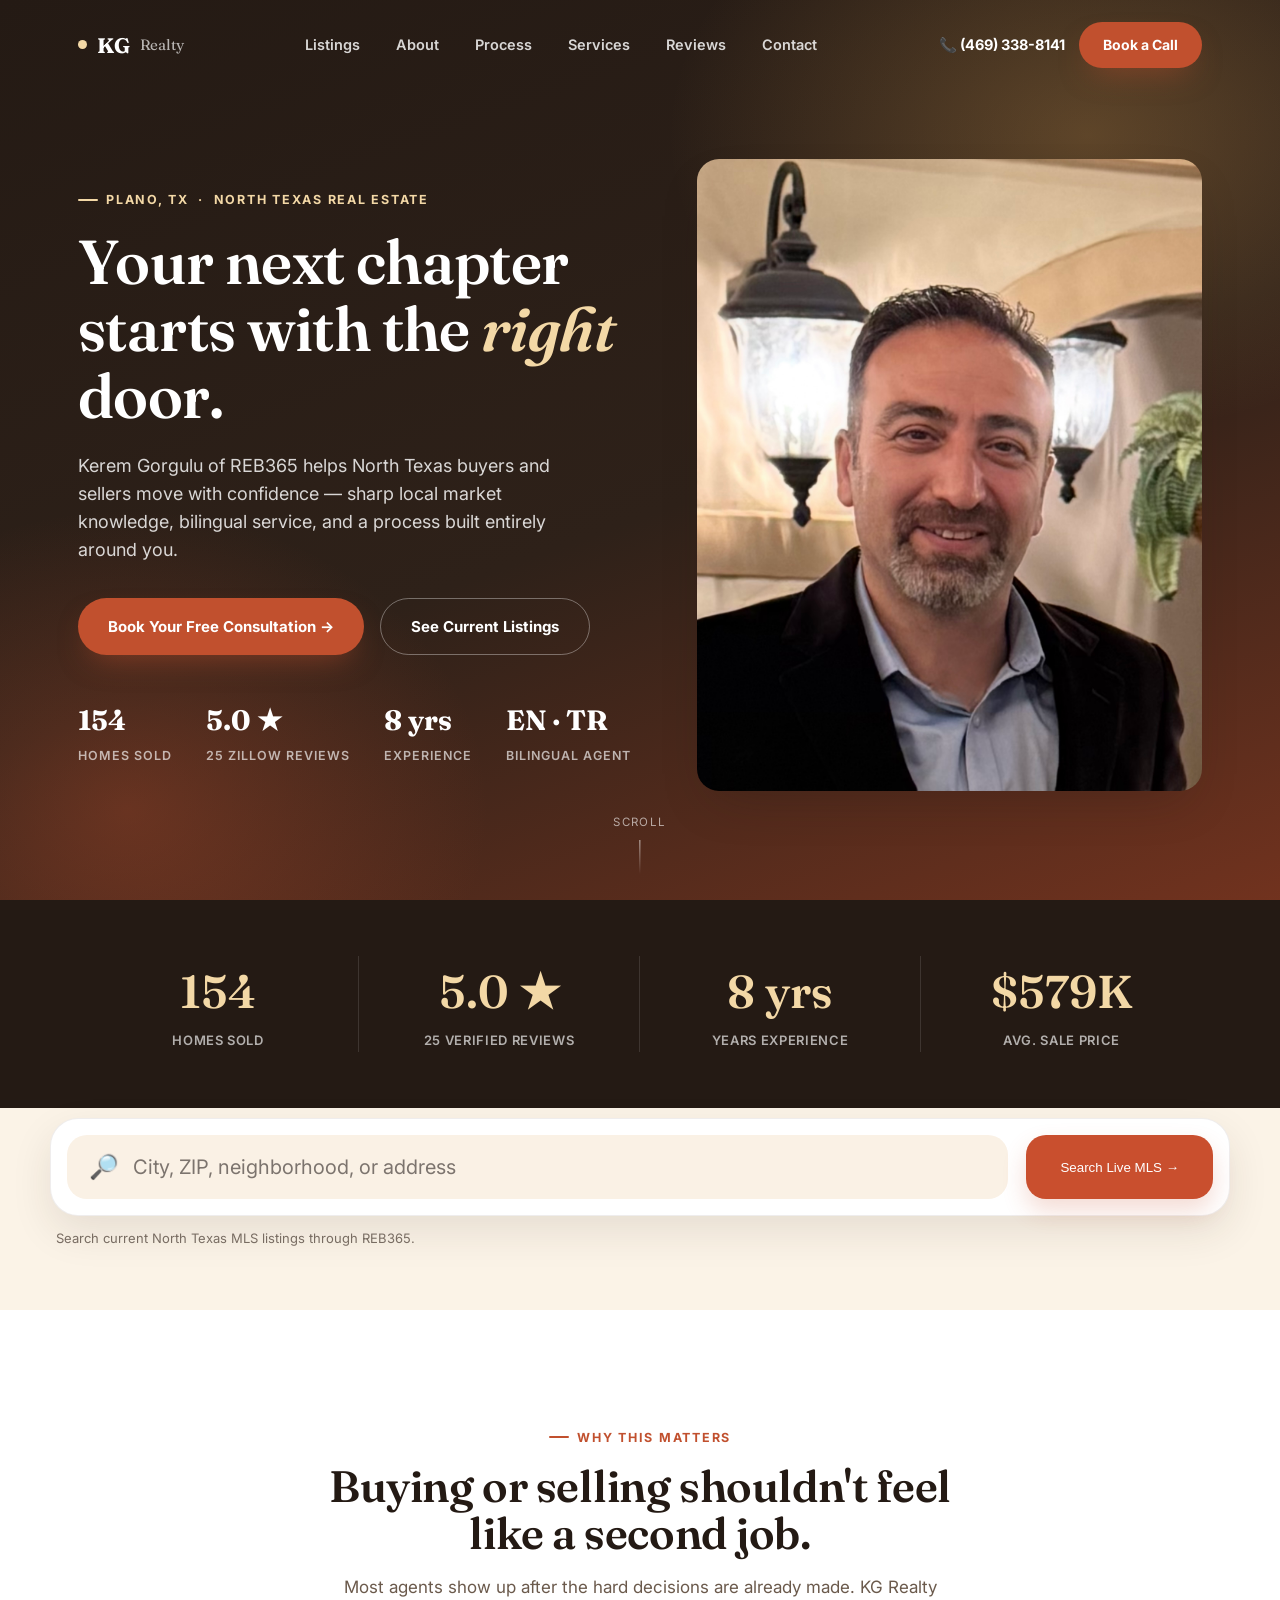
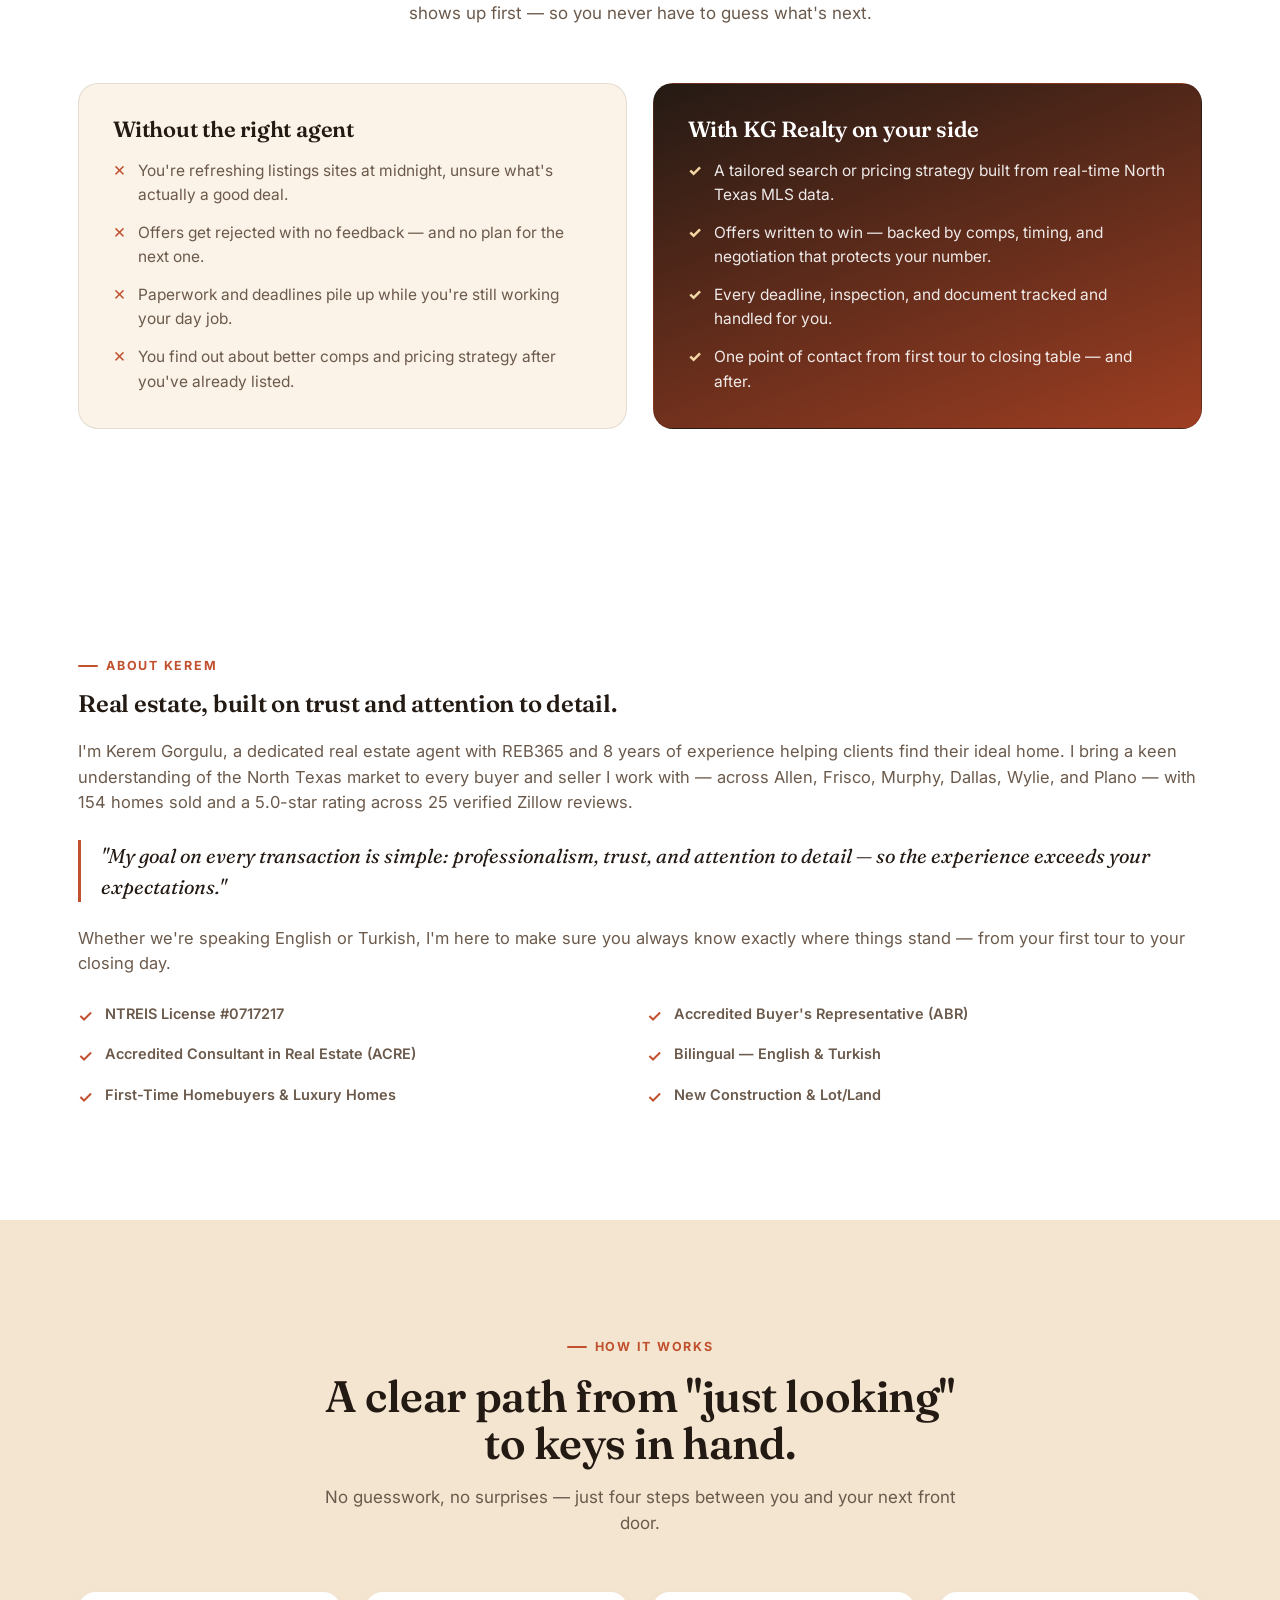
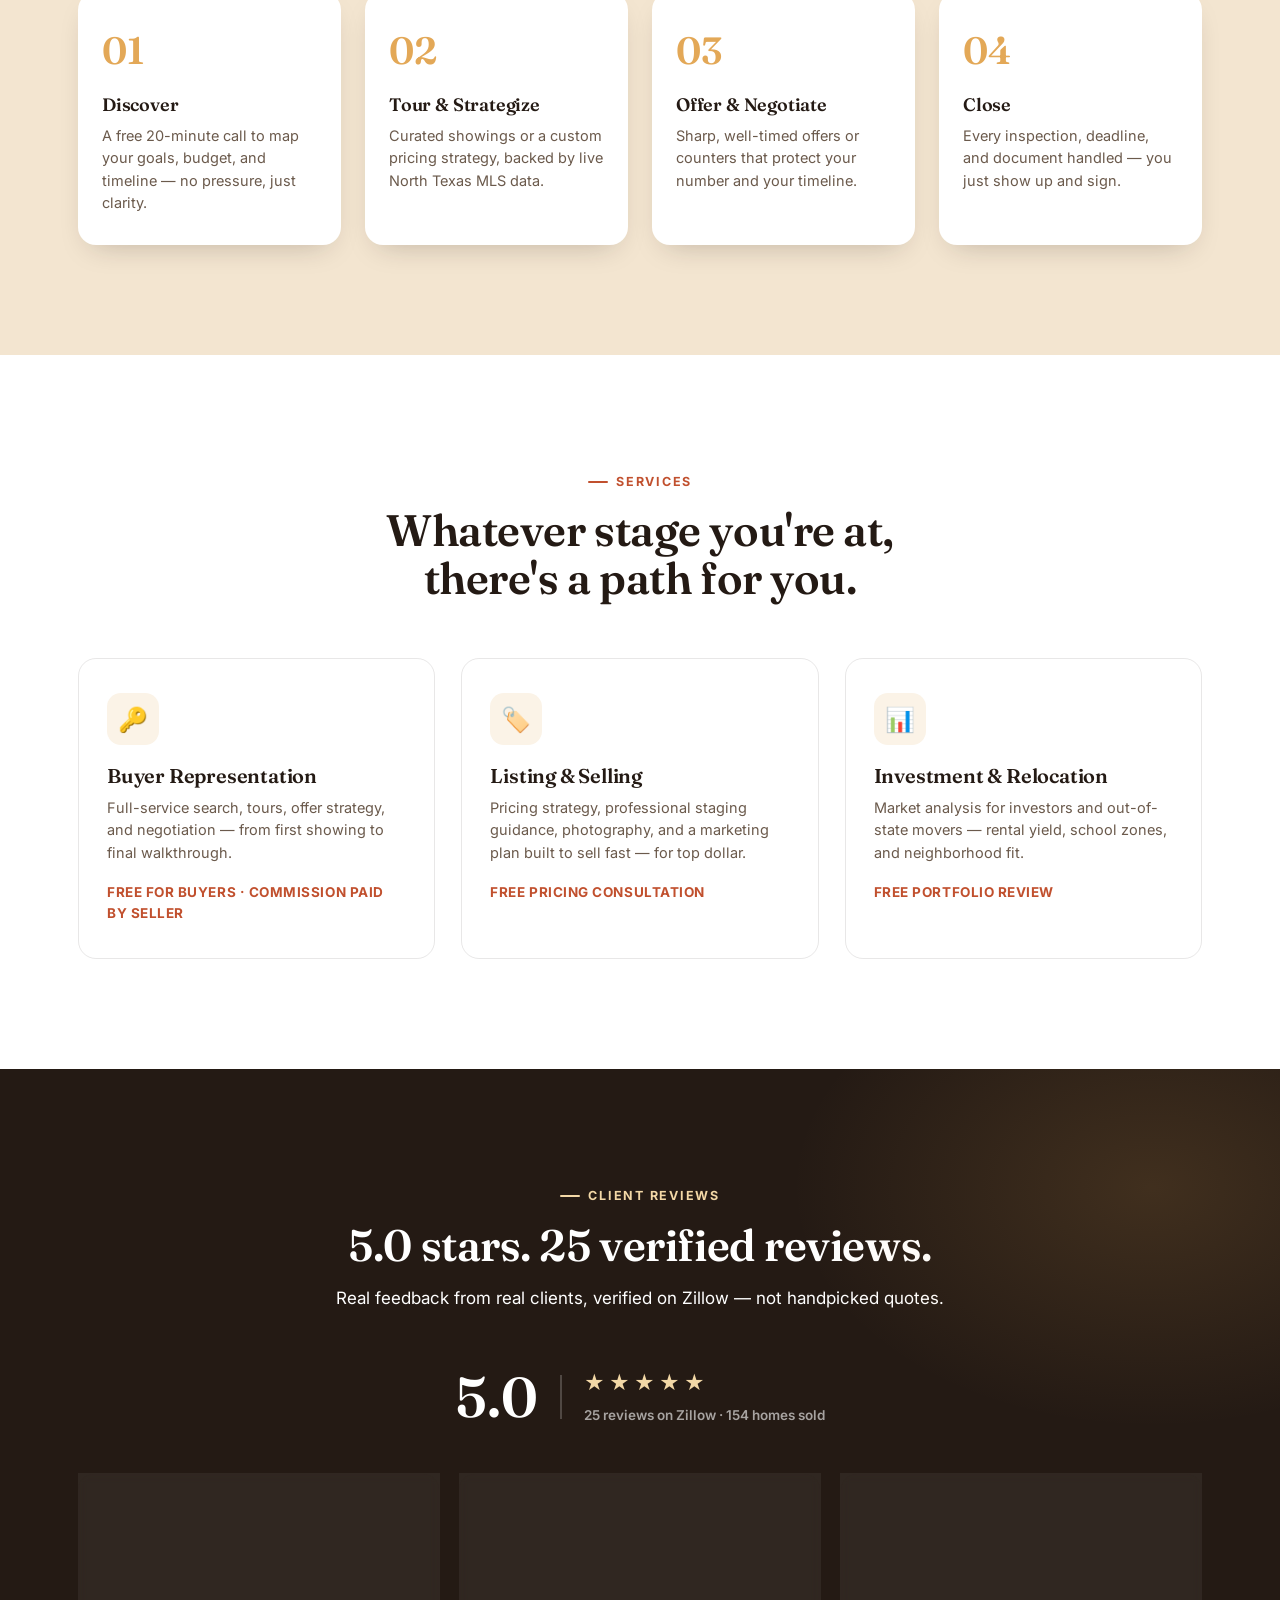
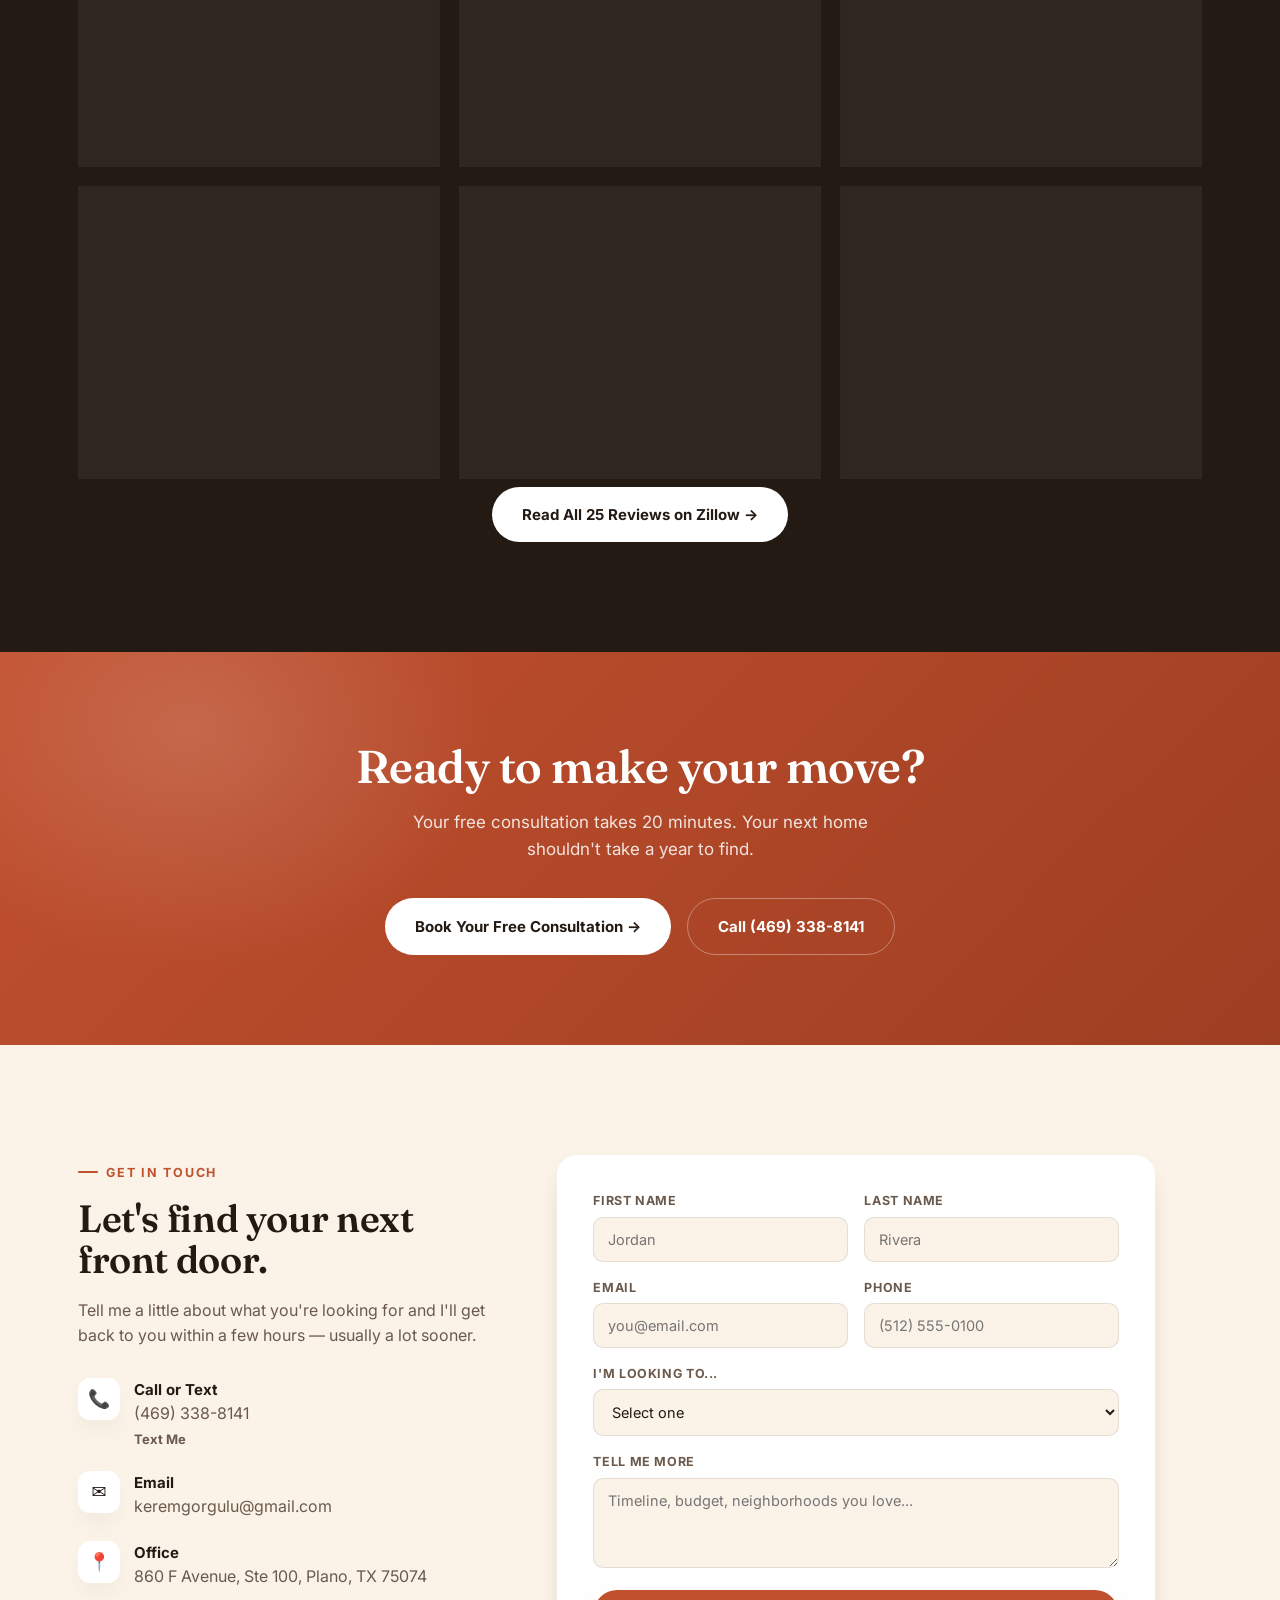
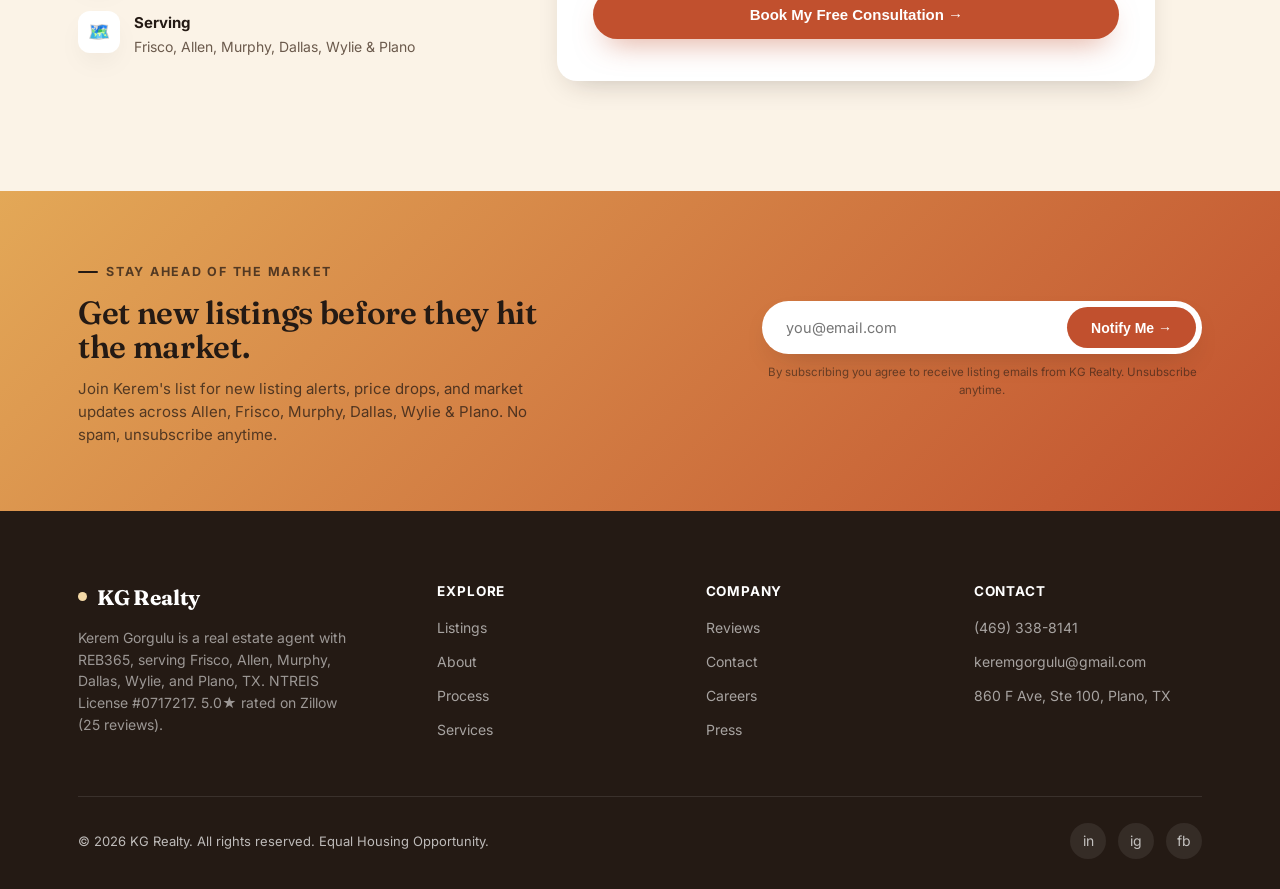
<file: index_final_contact_links_working.html>
<!DOCTYPE html>
<html lang="en">
<head>
<meta charset="UTF-8">
<meta name="viewport" content="width=device-width, initial-scale=1.0">
<title>KG Realty | Kerem Gorgulu, North Texas Real Estate Agent</title>
<link rel="preconnect" href="https://fonts.googleapis.com">
<link rel="preconnect" href="https://fonts.gstatic.com" crossorigin>
<link href="https://fonts.googleapis.com/css2?family=Fraunces:ital,opsz,wght@0,9..144,400;0,9..144,500;0,9..144,600;0,9..144,700;1,9..144,500&family=Inter:wght@400;500;600;700;800&display=swap" rel="stylesheet">
<style>
  :root{
    --terracotta:#C1502E;
    --terracotta-dark:#9E3E22;
    --gold:#E3A857;
    --gold-light:#F3D8A6;
    --espresso:#241A14;
    --espresso-soft:#3A2C22;
    --cream:#FBF3E7;
    --cream-deep:#F3E5D0;
    --white:#FFFFFF;
    --ink:#241A14;
    --ink-soft:#6B5A4C;
    --ink-faint:#9B8B7C;
    --line:rgba(36,26,20,0.10);
    --shadow-soft: 0 20px 50px -20px rgba(36,26,20,0.35);
    --shadow-card: 0 12px 30px -14px rgba(36,26,20,0.28);
  }
  *{box-sizing:border-box; margin:0; padding:0;}
  html{scroll-behavior:smooth;}
  body{
    font-family:'Inter', system-ui, -apple-system, "Segoe UI", sans-serif;
    color:var(--ink);
    background:var(--cream);
    line-height:1.55;
    -webkit-font-smoothing:antialiased;
    overflow-x:hidden;
  }
  h1,h2,h3,h4{
    font-family:'Fraunces', Georgia, serif;
    font-weight:600;
    line-height:1.08;
    letter-spacing:-0.01em;
    color:var(--espresso);
  }
  a{color:inherit; text-decoration:none;}
  img{max-width:100%; display:block;}
  .wrap{max-width:1180px; margin:0 auto; padding:0 28px;}
  .eyebrow{
    display:inline-flex; align-items:center; gap:8px;
    font-size:12.5px; font-weight:700; letter-spacing:0.14em; text-transform:uppercase;
    color:var(--terracotta);
  }
  .eyebrow::before{content:""; width:20px; height:2px; background:var(--terracotta); border-radius:2px;}
  .btn{
    display:inline-flex; align-items:center; justify-content:center; gap:8px;
    padding:16px 30px; border-radius:100px; font-weight:700; font-size:15px;
    cursor:pointer; border:none; transition:transform .25s cubic-bezier(.2,.8,.2,1), box-shadow .25s, background .25s;
    white-space:nowrap;
  }
  .btn-primary{background:var(--terracotta); color:#fff; box-shadow:0 14px 30px -12px rgba(193,80,46,0.55);}
  .btn-primary:hover{background:var(--terracotta-dark); transform:translateY(-2px); box-shadow:0 18px 36px -12px rgba(193,80,46,0.65);}
  .btn-ghost{background:transparent; color:var(--espresso); border:1.5px solid rgba(36,26,20,0.22);}
  .btn-ghost:hover{border-color:var(--espresso); transform:translateY(-2px);}
  .btn-ghost.on-dark{color:#fff; border-color:rgba(255,255,255,0.35);}
  .btn-ghost.on-dark:hover{border-color:#fff;}
  .btn-light{background:#fff; color:var(--espresso);}
  .btn-light:hover{transform:translateY(-2px); box-shadow:0 16px 34px -14px rgba(0,0,0,0.35);}

  /* ---------- NAV ---------- */
  header{
    position:fixed; top:0; left:0; right:0; z-index:1000;
    padding:22px 0; transition:padding .3s ease, background .3s ease, box-shadow .3s ease;
  }
  header .wrap{display:flex; align-items:center; justify-content:space-between;}
  header.scrolled{
    padding:12px 0; background:rgba(251,243,231,0.9); backdrop-filter:blur(10px);
    box-shadow:0 8px 24px -16px rgba(36,26,20,0.25); border-bottom:1px solid var(--line);
  }
  .logo{font-family:'Fraunces', serif; font-weight:700; font-size:21px; letter-spacing:-0.01em; color:#fff; display:flex; align-items:center; gap:10px; transition:color .3s ease;}
  .logo .dot{width:9px; height:9px; border-radius:50%; background:var(--gold-light); display:inline-block; transition:background .3s ease;}
  nav.mainnav{display:flex; align-items:center; gap:36px;}
  nav.mainnav a{font-size:14.5px; font-weight:600; color:rgba(255,255,255,0.82); transition:color .2s;}
  nav.mainnav a:hover{color:var(--gold-light);}
  .nav-cta{display:flex; align-items:center; gap:14px;}
  .nav-phone{font-weight:700; font-size:14.5px; display:flex; align-items:center; gap:8px; color:#fff; transition:color .3s ease;}
  .hamburger{display:none; flex-direction:column; gap:5px; background:none; border:none; cursor:pointer; padding:6px;}
  .hamburger span{width:24px; height:2px; background:#fff; border-radius:2px; transition:.3s;}

  header.scrolled .logo{color:var(--espresso);}
  header.scrolled .logo .dot{background:var(--terracotta);}
  header.scrolled nav.mainnav a{color:var(--ink-soft);}
  header.scrolled nav.mainnav a:hover{color:var(--terracotta);}
  header.scrolled .nav-phone{color:var(--espresso);}
  header.scrolled .hamburger span{background:var(--espresso);}
  .logo-sub{color:rgba(255,255,255,0.68); transition:color .3s ease;}
  header.scrolled .logo-sub{color:var(--ink-soft);}
  .mobile-menu{display:none; position:fixed; inset:0; background:var(--espresso); z-index:1100; flex-direction:column; align-items:center; justify-content:center; gap:28px;}
  .mobile-menu.open{display:flex;}
  .mobile-menu a{color:#fff; font-family:'Fraunces',serif; font-size:28px; font-weight:500;}
  .mobile-menu .close-x{position:absolute; top:26px; right:28px; background:none; border:none; color:#fff; font-size:30px; cursor:pointer;}

  /* ---------- HERO ---------- */
  .hero{
    position:relative; min-height:100vh; display:flex; align-items:center;
    padding:140px 0 90px;
    background:linear-gradient(160deg, var(--espresso) 0%, #2E2119 55%, var(--terracotta-dark) 130%);
    overflow:hidden;
  }
  .hero::before{
    content:""; position:absolute; inset:0;
    background:
      radial-gradient(ellipse 700px 500px at 85% 15%, rgba(227,168,87,0.28), transparent 60%),
      radial-gradient(ellipse 600px 500px at 10% 90%, rgba(193,80,46,0.35), transparent 60%);
    pointer-events:none;
  }
  .hero .wrap{position:relative; z-index:2; display:grid; grid-template-columns:1.05fr 0.95fr; gap:60px; align-items:center;}
  .hero-copy .eyebrow{color:var(--gold-light);}
  .hero-copy .eyebrow::before{background:var(--gold-light);}
  .hero-copy h1{
    color:#fff; font-size:clamp(38px, 5vw, 62px); margin:20px 0 22px;
  }
  .hero-copy h1 em{font-style:italic; color:var(--gold-light);}
  .hero-copy p.lede{
    color:rgba(255,255,255,0.82); font-size:18px; max-width:490px; margin-bottom:34px;
  }
  .hero-actions{display:flex; gap:16px; flex-wrap:wrap; margin-bottom:44px;}
  .hero-trust{display:flex; gap:34px; flex-wrap:wrap;}
  .hero-trust .stat b{display:block; font-family:'Fraunces',serif; font-size:28px; color:#fff;}
  .hero-trust .stat span{font-size:12.5px; color:rgba(255,255,255,0.65); text-transform:uppercase; letter-spacing:0.08em; font-weight:600;}

  .hero-media{position:relative;}
  .hero-media .frame{
    position:relative; border-radius:22px; overflow:hidden; box-shadow:var(--shadow-soft);
    aspect-ratio:4/5;
  }
  .hero-media .frame img{width:100%; height:100%; object-fit:cover; object-position:center 28%;}

  /* ---------- ART PANELS (in place of stock photography) ---------- */
  .art-panel{
    position:relative; width:100%; height:100%; overflow:hidden;
    display:flex; align-items:center; justify-content:center;
  }
  .art-panel.warm{background:linear-gradient(150deg, var(--espresso) 0%, var(--terracotta-dark) 65%, var(--terracotta) 130%);}
  .art-panel.gold{background:linear-gradient(150deg, var(--terracotta-dark) 0%, var(--gold) 100%);}
  .art-panel.dusk{background:linear-gradient(160deg, #2E2119 0%, var(--terracotta-dark) 60%, var(--gold) 140%);}
  .art-panel.clay{background:linear-gradient(160deg, var(--terracotta) 0%, var(--terracotta-dark) 55%, var(--espresso) 130%);}
  .art-panel.honey{background:linear-gradient(150deg, var(--gold) 0%, var(--terracotta) 90%);}
  .art-panel::before{
    content:""; position:absolute; inset:0;
    background-image:radial-gradient(rgba(255,255,255,0.16) 1.5px, transparent 1.5px);
    background-size:22px 22px;
    opacity:0.5;
  }
  .art-panel::after{
    content:""; position:absolute; inset:0;
    background:radial-gradient(ellipse 70% 55% at 30% 20%, rgba(255,255,255,0.18), transparent 60%);
  }
  .art-panel svg{position:relative; z-index:2; width:46%; height:46%; opacity:0.92;}
  .art-panel .art-caption{
    position:absolute; z-index:2; top:22px; left:22px; right:22px;
    color:rgba(255,255,255,0.85); font-size:12.5px; font-weight:700; letter-spacing:0.08em; text-transform:uppercase;
    display:flex; align-items:center; gap:8px;
  }
  .art-panel .art-caption::before{content:""; width:16px; height:1.5px; background:rgba(255,255,255,0.6);}
  .avatar-initials{
    border-radius:50%; display:flex; align-items:center; justify-content:center;
    font-family:'Fraunces',serif; font-weight:600; color:#fff; flex-shrink:0;
  }
  .hero-media .badge-card{
    position:absolute; left:-30px; bottom:36px; background:#fff; border-radius:16px;
    padding:16px 20px; box-shadow:var(--shadow-card); display:flex; align-items:center; gap:12px;
    animation:floaty 5s ease-in-out infinite;
  }
  .hero-media .badge-card .icon{
    width:42px; height:42px; border-radius:12px; background:var(--cream-deep); display:flex; align-items:center; justify-content:center; font-size:19px;
  }
  .hero-media .badge-card b{display:block; font-size:15px; color:var(--espresso);}
  .hero-media .badge-card span{font-size:12px; color:var(--ink-soft);}
  @keyframes floaty{0%,100%{transform:translateY(0);}50%{transform:translateY(-10px);}}
  .scroll-cue{position:absolute; bottom:26px; left:50%; transform:translateX(-50%); z-index:2; display:flex; flex-direction:column; align-items:center; gap:8px; color:rgba(255,255,255,0.6); font-size:11.5px; letter-spacing:0.12em; text-transform:uppercase;}
  .scroll-cue .line{width:1px; height:34px; background:linear-gradient(rgba(255,255,255,0.7), transparent); animation:scrolldown 1.8s ease-in-out infinite;}
  @keyframes scrolldown{0%{opacity:0; transform:scaleY(0.4); transform-origin:top;}50%{opacity:1; transform:scaleY(1); transform-origin:top;}100%{opacity:0; transform:scaleY(0.4); transform-origin:bottom;}}

  /* ---------- SECTION SHELLS ---------- */
  section{padding:110px 0;}
  .section-head{max-width:640px; margin-bottom:56px;}
  .section-head.center{margin-left:auto; margin-right:auto; text-align:center;}
  .section-head h2{font-size:clamp(30px,3.6vw,44px); margin-top:16px;}
  .section-head p{color:var(--ink-soft); font-size:17px; margin-top:16px;}
  .reveal{opacity:0; transform:translateY(28px); transition:opacity .8s cubic-bezier(.2,.7,.2,1), transform .8s cubic-bezier(.2,.7,.2,1);}
  .reveal.in{opacity:1; transform:translateY(0);}

  /* ---------- STATS BAND ---------- */
  .stats-band{background:var(--espresso); padding:0;}
  .stats-band .wrap{
    display:grid; grid-template-columns:repeat(4,1fr);
    padding:56px 28px;
  }
  .stat-tile{text-align:center; border-right:1px solid rgba(255,255,255,0.12); padding:0 12px;}
  .stat-tile:last-child{border-right:none;}
  .stat-tile b{
    font-family:'Fraunces',serif; font-size:clamp(32px,4vw,46px); color:var(--gold-light); display:block; font-weight:600;
  }
  .stat-tile span{color:rgba(255,255,255,0.65); font-size:13px; letter-spacing:0.05em; text-transform:uppercase; font-weight:600;}

  /* ---------- PROBLEM / SOLUTION ---------- */
  .problem{background:var(--white);}
  .ps-grid{display:grid; grid-template-columns:1fr 1fr; gap:26px;}
  .ps-card{
    border-radius:20px; padding:34px; border:1px solid var(--line);
  }
  .ps-card.problem-card{background:var(--cream);}
  .ps-card.solution-card{background:linear-gradient(160deg, var(--espresso), var(--terracotta-dark)); color:#fff;}
  .ps-card h3{font-size:22px; margin-bottom:18px;}
  .ps-card.solution-card h3{color:#fff;}
  .ps-list{list-style:none; display:flex; flex-direction:column; gap:14px;}
  .ps-list li{display:flex; gap:12px; font-size:15.5px; align-items:flex-start;}
  .ps-card.problem-card .ps-list li::before{content:"✕"; color:var(--terracotta); font-weight:800; flex-shrink:0;}
  .ps-card.solution-card .ps-list li::before{content:"✓"; color:var(--gold-light); font-weight:800; flex-shrink:0;}
  .ps-card.problem-card .ps-list li{color:var(--ink-soft);}
  .ps-card.solution-card .ps-list li{color:rgba(255,255,255,0.9);}

  /* ---------- LISTINGS ---------- */
  .listings{background:var(--cream);}
  .listing-grid{display:grid; grid-template-columns:repeat(3,1fr); gap:26px;}
  .listing-card{
    background:#fff; border-radius:18px; overflow:hidden; box-shadow:var(--shadow-card);
    transition:transform .35s cubic-bezier(.2,.8,.2,1), box-shadow .35s;
  }
  .listing-card:hover{transform:translateY(-8px); box-shadow:0 26px 50px -18px rgba(36,26,20,0.32);}
  .listing-photo{position:relative; aspect-ratio:4/3; overflow:hidden;}
  .listing-photo img{width:100%; height:100%; object-fit:cover; transition:transform .6s ease;}
  .listing-card:hover .listing-photo img{transform:scale(1.08);}
  .listing-tag{
    position:absolute; top:14px; left:14px; background:var(--terracotta); color:#fff; font-size:11.5px;
    font-weight:700; padding:6px 12px; border-radius:100px; letter-spacing:0.04em; text-transform:uppercase;
  }
  .listing-heart{
    position:absolute; top:14px; right:14px; width:36px; height:36px; border-radius:50%; background:rgba(255,255,255,0.9);
    display:flex; align-items:center; justify-content:center; cursor:pointer; font-size:16px; transition:.2s;
  }
  .listing-heart:hover{background:#fff; transform:scale(1.1);}
  .listing-heart.active{color:var(--terracotta);}
  .listing-body{padding:22px 22px 26px;}
  .listing-price{font-family:'Fraunces',serif; font-size:24px; font-weight:600; color:var(--espresso);}
  .listing-addr{color:var(--ink-soft); font-size:14.5px; margin:6px 0 14px;}
  .listing-meta{display:flex; gap:16px; font-size:13.5px; color:var(--ink-soft); border-top:1px solid var(--line); padding-top:14px;}
  .listing-meta span{display:flex; align-items:center; gap:6px; font-weight:600;}
  .listings-foot{display:flex; justify-content:center; margin-top:44px;}

  /* ---------- SEARCH & FILTERS ---------- */
  .search-bar{
    display:flex; gap:14px; flex-wrap:wrap; align-items:center;
    background:#fff; border-radius:16px; padding:10px; box-shadow:var(--shadow-card);
    margin-bottom:18px;
  }
  .search-input-wrap{
    flex:1 1 320px; display:flex; align-items:center; gap:10px;
    background:var(--cream); border-radius:10px; padding:12px 16px;
  }
  .search-input-wrap .search-icon{
    font-size:15px; opacity:0.6; border:none; background:none; cursor:pointer; padding:4px;
    display:flex; align-items:center; transition:opacity .2s, transform .2s; flex-shrink:0;
  }
  .search-input-wrap .search-icon:hover{opacity:1; transform:scale(1.1);}
  .search-input-wrap input{
    border:none; background:transparent; outline:none; font-family:inherit; font-size:15px; width:100%; color:var(--ink);
  }
  .status-toggle{display:flex; gap:6px; background:var(--cream); border-radius:10px; padding:5px;}
  .status-btn{
    border:none; background:transparent; padding:10px 18px; border-radius:8px; font-weight:700; font-size:13.5px;
    color:var(--ink-soft); cursor:pointer; transition:.2s; white-space:nowrap;
  }
  .status-btn.active{background:var(--terracotta); color:#fff; box-shadow:0 6px 16px -8px rgba(193,80,46,0.6);}
  .status-btn:not(.active):hover{color:var(--terracotta);}

  .filter-panel{
    display:grid; grid-template-columns:repeat(4, 1fr); gap:20px 22px;
    background:#fff; border-radius:16px; padding:26px 28px; box-shadow:var(--shadow-card);
    margin-bottom:22px;
  }
  .filter-group{display:flex; flex-direction:column; gap:9px;}
  .filter-group.wide{grid-column:span 2;}
  .filter-group label{font-size:12px; font-weight:700; color:var(--ink-soft); text-transform:uppercase; letter-spacing:0.05em;}
  .filter-range{display:flex; align-items:center; gap:8px;}
  .filter-range input{
    width:100%; border:1.5px solid var(--line); border-radius:9px; padding:10px 11px; font-family:inherit; font-size:14px;
    background:var(--cream); color:var(--ink); transition:border-color .2s;
  }
  .filter-range input:focus{outline:none; border-color:var(--terracotta);}
  .filter-range span{color:var(--ink-faint); font-size:13px;}
  .filter-group > select, .filter-group > input[type="number"]{
    border:1.5px solid var(--line); border-radius:9px; padding:10px 11px; font-family:inherit; font-size:14px;
    background:var(--cream); color:var(--ink); transition:border-color .2s;
  }
  .filter-group > select:focus, .filter-group > input[type="number"]:focus{outline:none; border-color:var(--terracotta);}
  .pill-group{display:flex; flex-wrap:wrap; gap:6px;}
  .pill{
    border:1.5px solid var(--line); background:var(--cream); border-radius:8px; padding:8px 12px;
    font-size:13px; font-weight:700; color:var(--ink-soft); cursor:pointer; transition:.2s;
  }
  .pill:hover{border-color:var(--terracotta); color:var(--terracotta);}
  .pill.active{background:var(--terracotta); border-color:var(--terracotta); color:#fff;}
  .check-group{display:flex; flex-wrap:wrap; gap:8px;}
  .check-pill{
    display:flex; align-items:center; gap:7px; border:1.5px solid var(--line); background:var(--cream);
    border-radius:8px; padding:8px 13px; font-size:13px; font-weight:600; color:var(--ink-soft); cursor:pointer; transition:.2s;
  }
  .check-pill:has(input:checked){border-color:var(--terracotta); color:var(--espresso); background:#fff;}
  .check-pill input{accent-color:var(--terracotta); width:14px; height:14px;}
  .filter-reset{justify-content:flex-end;}
  .filter-reset .btn{width:100%; padding:11px 16px; font-size:13.5px;}

  .active-chips{display:flex; flex-wrap:wrap; gap:8px; margin-bottom:18px; min-height:0;}
  .active-chips:empty{margin-bottom:0;}
  .chip{
    display:inline-flex; align-items:center; gap:7px; background:var(--cream-deep); color:var(--espresso);
    border-radius:100px; padding:7px 8px 7px 14px; font-size:12.5px; font-weight:700;
  }
  .chip button{
    border:none; background:rgba(36,26,20,0.12); color:var(--espresso); width:18px; height:18px; border-radius:50%;
    cursor:pointer; font-size:12px; line-height:1; display:flex; align-items:center; justify-content:center;
  }
  .results-bar{display:flex; justify-content:space-between; align-items:center; margin-bottom:20px;}
  .results-bar span{font-size:14px; font-weight:700; color:var(--ink-soft);}
  .listing-type-tag{
    position:absolute; top:14px; right:58px; background:rgba(36,26,20,0.55); color:#fff; font-size:10.5px;
    font-weight:700; padding:5px 10px; border-radius:100px; letter-spacing:0.03em; text-transform:uppercase;
  }
  .no-results{display:none; text-align:center; color:var(--ink-soft); font-size:15px; padding:50px 20px; background:#fff; border-radius:16px;}
  .no-results.show{display:block;}

  .live-search-cta{
    display:flex; align-items:center; justify-content:space-between; gap:24px; flex-wrap:wrap;
    background:#fff; border:1.5px dashed var(--line); border-radius:16px; padding:24px 28px; margin-top:48px;
  }
  .live-search-text{max-width:460px;}
  .live-search-text b{display:block; font-size:15px; color:var(--espresso); margin-bottom:4px;}
  .live-search-text span{font-size:13.5px; color:var(--ink-soft);}
  .live-search-links{display:flex; gap:12px; flex-wrap:wrap;}
  .live-search-link{
    display:inline-flex; align-items:center; gap:6px; border:1.5px solid var(--line); border-radius:10px;
    padding:11px 18px; font-size:13.5px; font-weight:700; color:var(--espresso); transition:.2s; white-space:nowrap;
  }
  .live-search-link:hover{border-color:var(--terracotta); color:var(--terracotta); transform:translateY(-2px);}

  /* ---------- ABOUT / TRUST ---------- */
  .about{background:#fff;}
  .about .wrap{display:grid; grid-template-columns:1fr; gap:0; align-items:center;}
  .about-media{position:relative;}
  .about-media img{border-radius:20px; box-shadow:var(--shadow-card); aspect-ratio:3/4; object-fit:cover;}
  .about-media .exp-badge{
    position:absolute; bottom:-24px; right:-24px; background:var(--terracotta); color:#fff;
    border-radius:16px; padding:20px 22px; text-align:center; box-shadow:var(--shadow-card);
  }
  .about-media .exp-badge b{display:block; font-family:'Fraunces',serif; font-size:30px;}
  .about-media .exp-badge span{font-size:11.5px; text-transform:uppercase; letter-spacing:0.06em; opacity:0.9;}
  .about-copy p{color:var(--ink-soft); font-size:16.5px; margin-bottom:16px;}
  .about-copy p.quote{
    font-family:'Fraunces',serif; font-style:italic; font-size:20px; color:var(--espresso);
    border-left:3px solid var(--terracotta); padding-left:20px; margin:24px 0;
  }
  .credentials{display:grid; grid-template-columns:1fr 1fr; gap:14px; margin-top:26px;}
  .cred{display:flex; gap:12px; align-items:flex-start; font-size:14.5px; color:var(--ink-soft); font-weight:600;}
  .cred .icon{color:var(--terracotta); font-size:17px; flex-shrink:0;}

  /* ---------- PROCESS ---------- */
  .process{background:var(--cream-deep);}
  .steps{display:grid; grid-template-columns:repeat(4,1fr); gap:24px; counter-reset:step; position:relative;}
  .step{position:relative; background:#fff; border-radius:18px; padding:30px 24px; box-shadow:var(--shadow-card);}
  .step .num{
    font-family:'Fraunces',serif; font-size:38px; color:var(--gold); font-weight:600; margin-bottom:14px; display:block;
  }
  .step h4{font-size:18px; margin-bottom:10px;}
  .step p{font-size:14.5px; color:var(--ink-soft);}

  /* ---------- TESTIMONIALS ---------- */
  .testimonials{background:var(--espresso); position:relative; overflow:hidden;}
  .testimonials::before{
    content:""; position:absolute; inset:0;
    background:radial-gradient(ellipse 600px 400px at 90% 10%, rgba(227,168,87,0.15), transparent 60%);
  }
  .testimonials .section-head h2, .testimonials .section-head p{color:#fff;}
  .testimonials .eyebrow{color:var(--gold-light);}
  .testimonials .eyebrow::before{background:var(--gold-light);}
  .t-stars{color:var(--gold-light); font-size:16px; letter-spacing:3px; margin-bottom:14px;}
  .rating-summary{
    position:relative; z-index:2; display:flex; align-items:center; justify-content:center; gap:22px;
    margin-bottom:48px;
  }
  .rating-score{font-family:'Fraunces',serif; font-size:56px; font-weight:600; color:#fff; line-height:1;}
  .rating-divider{width:1.5px; height:44px; background:rgba(255,255,255,0.2);}
  .rating-detail .rating-stars{color:var(--gold-light); font-size:20px; letter-spacing:4px; margin-bottom:6px;}
  .rating-detail .rating-meta{color:rgba(255,255,255,0.6); font-size:13.5px; font-weight:600;}
  .review-grid{
    position:relative; z-index:2; display:grid; grid-template-columns:repeat(3, 1fr); gap:20px;
  }
  .review-card{
    background:rgba(255,255,255,0.06); border:1px solid rgba(255,255,255,0.1); border-radius:16px;
    padding:26px; backdrop-filter:blur(4px); transition:transform .3s, background .3s;
  }
  .review-card:hover{transform:translateY(-4px); background:rgba(255,255,255,0.09);}
  .review-quote{color:rgba(255,255,255,0.88); font-size:14.5px; line-height:1.6; margin-bottom:20px; min-height:96px;}
  .review-foot{display:flex; justify-content:space-between; align-items:flex-end; gap:10px; border-top:1px solid rgba(255,255,255,0.1); padding-top:14px;}
  .review-foot b{color:#fff; font-size:13.5px; display:block; margin-bottom:3px;}
  .review-foot span{color:rgba(255,255,255,0.55); font-size:12px;}
  .review-date{color:rgba(255,255,255,0.4); font-size:11.5px; white-space:nowrap; flex-shrink:0;}

  /* ---------- SERVICES ---------- */
  .services{background:#fff;}
  .service-grid{display:grid; grid-template-columns:repeat(3,1fr); gap:26px;}
  .service-card{
    border:1px solid var(--line); border-radius:18px; padding:34px 28px; transition:.3s; position:relative;
  }
  .service-card:hover{border-color:var(--terracotta); box-shadow:var(--shadow-card); transform:translateY(-6px);}
  .service-card .icon{
    width:52px; height:52px; border-radius:14px; background:var(--cream); display:flex; align-items:center; justify-content:center; font-size:24px; margin-bottom:20px;
  }
  .service-card h3{font-size:20px; margin-bottom:10px;}
  .service-card p{color:var(--ink-soft); font-size:14.5px; margin-bottom:18px;}
  .service-card .fee{font-weight:700; font-size:13.5px; color:var(--terracotta); text-transform:uppercase; letter-spacing:0.04em;}

  /* ---------- CTA BAND ---------- */
  .cta-band{
    background:linear-gradient(135deg, var(--terracotta) 0%, var(--terracotta-dark) 100%);
    padding:90px 0; text-align:center; position:relative; overflow:hidden;
  }
  .cta-band::before{content:""; position:absolute; inset:0; background:radial-gradient(ellipse 500px 400px at 15% 20%, rgba(255,255,255,0.15), transparent 60%);}
  .cta-band .wrap{position:relative; z-index:2;}
  .cta-band h2{color:#fff; font-size:clamp(30px,4vw,46px); max-width:640px; margin:0 auto 18px;}
  .cta-band p{color:rgba(255,255,255,0.85); font-size:17px; max-width:480px; margin:0 auto 36px;}
  .cta-band .actions{display:flex; gap:16px; justify-content:center; flex-wrap:wrap;}

  /* ---------- CONTACT ---------- */
  .contact{background:var(--cream);}
  .contact .wrap{display:grid; grid-template-columns:0.9fr 1.1fr; gap:60px;}
  .contact-info h2{font-size:clamp(28px,3.4vw,38px); margin-bottom:18px;}
  .contact-info p{color:var(--ink-soft); font-size:16px; margin-bottom:30px;}
  .contact-row{display:flex; gap:14px; align-items:flex-start; margin-bottom:22px;}
  .contact-row .icon{width:42px; height:42px; border-radius:12px; background:#fff; display:flex; align-items:center; justify-content:center; font-size:18px; box-shadow:var(--shadow-card); flex-shrink:0;}
  .contact-row b{display:block; font-size:15px; color:var(--espresso);}
  .contact-row span{font-size:14px; color:var(--ink-soft);}
  .contact-form{background:#fff; border-radius:20px; padding:36px; box-shadow:var(--shadow-card);}
  .form-row{display:grid; grid-template-columns:1fr 1fr; gap:16px; margin-bottom:16px;}
  .field{display:flex; flex-direction:column; gap:6px;}
  .field.full{grid-column:1/-1;}
  .field label{font-size:12.5px; font-weight:700; color:var(--ink-soft); text-transform:uppercase; letter-spacing:0.05em;}
  .field input, .field select, .field textarea{
    border:1.5px solid var(--line); border-radius:10px; padding:13px 14px; font-family:inherit; font-size:14.5px;
    background:var(--cream); transition:border-color .2s, background .2s; color:var(--ink);
  }
  .field input:focus, .field select:focus, .field textarea:focus{outline:none; border-color:var(--terracotta); background:#fff;}
  .field textarea{resize:vertical; min-height:90px;}
  .contact-form .btn-primary{width:100%; margin-top:6px;}
  .form-success{display:none; text-align:center; padding:30px 10px;}
  .form-success.show{display:block;}
  .form-success .check{width:56px; height:56px; border-radius:50%; background:var(--terracotta); color:#fff; display:flex; align-items:center; justify-content:center; font-size:26px; margin:0 auto 16px;}

  /* ---------- NEWSLETTER ---------- */
  .newsletter{background:linear-gradient(135deg, var(--gold) 0%, var(--terracotta) 100%); padding:64px 0;}
  .newsletter-inner{display:flex; align-items:center; justify-content:space-between; gap:40px; flex-wrap:wrap;}
  .newsletter-copy{max-width:480px;}
  .newsletter .eyebrow{color:rgba(36,26,20,0.75);}
  .newsletter .eyebrow::before{background:var(--espresso);}
  .newsletter-copy h2{font-size:clamp(24px,2.6vw,32px); color:var(--espresso); margin-top:14px;}
  .newsletter-copy p{color:rgba(36,26,20,0.75); font-size:15px; margin-top:12px;}
  .newsletter-form{flex:0 1 440px; min-width:280px;}
  .newsletter-row{display:flex; gap:10px; background:#fff; border-radius:100px; padding:6px; box-shadow:var(--shadow-card);}
  .newsletter-input{
    flex:1; border:none; background:transparent; outline:none; font-family:inherit; font-size:14.5px;
    padding:12px 18px; color:var(--ink); min-width:0;
  }
  .newsletter-btn{padding:12px 24px; font-size:14px; white-space:nowrap; box-shadow:none;}
  .newsletter-fine{font-size:11.5px; color:rgba(36,26,20,0.6); margin-top:10px; text-align:center;}

  /* ---------- FOOTER ---------- */
  footer{background:var(--espresso); color:rgba(255,255,255,0.7); padding:70px 0 30px;}
  .foot-grid{display:grid; grid-template-columns:1.4fr 1fr 1fr 1fr; gap:40px; padding-bottom:44px; border-bottom:1px solid rgba(255,255,255,0.1);}
  .foot-brand .logo{color:#fff;}
  .foot-brand p{margin-top:14px; font-size:14px; max-width:280px; color:rgba(255,255,255,0.55);}
  .foot-col h5{color:#fff; font-size:13.5px; text-transform:uppercase; letter-spacing:0.06em; margin-bottom:16px;}
  .foot-col a{display:block; font-size:14px; color:rgba(255,255,255,0.6); margin-bottom:12px; transition:.2s;}
  .foot-col a:hover{color:var(--gold-light);}
  .foot-bottom{display:flex; justify-content:space-between; align-items:center; padding-top:26px; font-size:13px; flex-wrap:wrap; gap:12px;}
  .foot-social{display:flex; gap:12px;}
  .foot-social a{width:36px; height:36px; border-radius:50%; background:rgba(255,255,255,0.08); display:flex; align-items:center; justify-content:center; font-size:14px;}

  /* ---------- RESPONSIVE ---------- */
  @media (max-width: 980px){
    nav.mainnav{display:none;}
    .hamburger{display:flex;}
    .hero .wrap{grid-template-columns:1fr; text-align:left;}
    .hero-media{order:-1; max-width:340px;}
    .about .wrap{grid-template-columns:1fr;}
    .about-media{max-width:360px; margin:0 auto;}
    .ps-grid{grid-template-columns:1fr;}
    .listing-grid{grid-template-columns:1fr 1fr;}
    .steps{grid-template-columns:1fr 1fr;}
    .service-grid{grid-template-columns:1fr 1fr;}
    .stats-band .wrap{grid-template-columns:1fr 1fr; row-gap:32px;}
    .stat-tile:nth-child(2n){border-right:none;}
    .contact .wrap{grid-template-columns:1fr;}
    .foot-grid{grid-template-columns:1fr 1fr;}
    .filter-panel{grid-template-columns:1fr 1fr;}
    .filter-group.wide{grid-column:span 2;}
    .review-grid{grid-template-columns:1fr 1fr;}
  }
  @media (max-width: 620px){
    section{padding:76px 0;}
    .wrap{padding:0 20px;}
    .hero{padding-top:120px;}
    .hero-actions{flex-direction:column; align-items:stretch;}
    .hero-actions .btn{width:100%;}
    .listing-grid{grid-template-columns:1fr;}
    .steps{grid-template-columns:1fr;}
    .service-grid{grid-template-columns:1fr;}
    .stats-band .wrap{grid-template-columns:1fr 1fr;}
    .form-row{grid-template-columns:1fr;}
    .foot-grid{grid-template-columns:1fr 1fr;}
    .nav-phone{display:none;}
    .logo{font-size:17px; gap:7px;}
    .logo span:last-child{display:none;}
    .nav-cta{gap:8px;}
    .nav-cta .btn-primary{padding:10px 16px; font-size:12.5px;}
    header .wrap{padding:0 16px;}
    .badge-card{padding:12px 14px; gap:9px; left:14px !important; bottom:16px !important;}
    .badge-card .icon{width:34px; height:34px; font-size:16px;}
    .badge-card b{font-size:13.5px;} .badge-card span{font-size:11px;}
    .filter-panel{grid-template-columns:1fr; padding:22px;}
    .filter-group.wide{grid-column:span 1;}
    .search-bar{flex-direction:column; align-items:stretch;}
    .search-input-wrap{flex:none;}
    .status-toggle{justify-content:space-between;}
    .status-btn{flex:1;}
    .results-bar{flex-direction:column; align-items:flex-start; gap:10px;}
    .review-grid{grid-template-columns:1fr;}
    .rating-summary{gap:16px;}
    .rating-score{font-size:44px;}
    .newsletter-inner{flex-direction:column; align-items:stretch; text-align:center;}
    .newsletter-copy{max-width:none;}
    .newsletter-form{flex:none; width:100%;}
    .newsletter-row{flex-direction:column; border-radius:16px; gap:8px;}
    .newsletter-input{padding:13px 16px; text-align:center;}
    .newsletter-btn{width:100%;}
    .live-search-cta{flex-direction:column; align-items:stretch; text-align:center;}
    .live-search-text{max-width:none;}
    .live-search-links{justify-content:center;}
    .live-search-link{flex:1; justify-content:center;}
  }

  .contact-phone-link,.contact-text-link{display:block;color:var(--ink-soft);text-decoration:none;}
  .contact-phone-link:hover,.contact-text-link:hover{color:var(--terracotta);}
  .contact-text-link{font-size:13px;margin-top:3px;font-weight:700;}
  .contact-icon-link{color:inherit;text-decoration:none;flex-shrink:0;}
</style>

<style id="live-mls-search-style">
  .live-mls-search { margin: 0 auto 52px; max-width: 1180px; padding: 10px 0; }
  .live-mls-search-card { display:flex; align-items:center; gap:18px; background:#fff; border:1px solid rgba(50,35,25,.08); border-radius:28px; padding:16px; box-shadow:0 16px 40px rgba(50,35,25,.10); }
  .live-mls-input-wrap { flex:1; display:flex; align-items:center; gap:14px; background:#faf1e5; border-radius:20px; padding:0 22px; min-height:64px; }
  .live-mls-icon { font-size:24px; line-height:1; }
  .live-mls-input { width:100%; border:0; outline:0; background:transparent; font:inherit; font-size:20px; color:#32241c; }
  .live-mls-input::placeholder { color:#7c746e; }
  .live-mls-btn { border:0; cursor:pointer; min-height:64px; padding:0 34px; border-radius:20px; background:#c94f2e; color:#fff; font:700 17px/1 inherit; box-shadow:0 12px 24px rgba(201,79,46,.20); transition:transform .2s ease, opacity .2s ease; white-space:nowrap; }
  .live-mls-btn:hover { transform:translateY(-1px); opacity:.94; }
  .live-mls-note { margin:12px 6px 0; color:#786c62; font-size:13px; }
  @media (max-width:700px){ .live-mls-search-card{flex-direction:column; align-items:stretch; border-radius:22px;} .live-mls-input-wrap,.live-mls-btn{width:100%;} .live-mls-btn{min-height:58px;} }
</style>

</head>
<body>

<!-- ================= HEADER ================= -->
<header id="siteHeader">
  <div class="wrap">
    <a href="#top" class="logo"><span class="dot"></span>KG <span class="logo-sub" style="font-weight:400;font-size:15px;">Realty</span></a>
    <nav class="mainnav">
      <a href="#listings">Listings</a>
      <a href="#about">About</a>
      <a href="#process">Process</a>
      <a href="#services">Services</a>
      <a href="#testimonials">Reviews</a>
      <a href="#contact">Contact</a>
    </nav>
    <div class="nav-cta">
      <a class="nav-phone" href="tel:+14693388141">📞 (469) 338-8141</a>
      <a class="btn btn-primary" href="#contact" style="padding:12px 24px; font-size:14px;">Book a Call</a>
      <button class="hamburger" id="hamburgerBtn" aria-label="Open menu"><span></span><span></span><span></span></button>
    </div>
  </div>
</header>

<div class="mobile-menu" id="mobileMenu">
  <button class="close-x" id="closeMenuBtn">×</button>
  <a href="#listings">Listings</a>
  <a href="#about">About</a>
  <a href="#process">Process</a>
  <a href="#services">Services</a>
  <a href="#testimonials">Reviews</a>
  <a href="#contact">Contact</a>
</div>

<!-- ================= HERO ================= -->
<section class="hero" id="top">
  <div class="wrap">
    <div class="hero-copy">
      <span class="eyebrow">Plano, TX &nbsp;·&nbsp; North Texas Real Estate</span>
      <h1>Your next chapter starts with the <em>right</em> door.</h1>
      <p class="lede">Kerem Gorgulu of REB365 helps North Texas buyers and sellers move with confidence — sharp local market knowledge, bilingual service, and a process built entirely around you.</p>
      <div class="hero-actions">
        <a href="#contact" class="btn btn-primary">Book Your Free Consultation →</a>
        <a href="#listings" class="btn btn-ghost on-dark">See Current Listings</a>
      </div>
      <div class="hero-trust">
        <div class="stat"><b data-count="154" data-suffix="">0</b><span>Homes Sold</span></div>
        <div class="stat"><b>5.0 ★</b><span>25 Zillow Reviews</span></div>
        <div class="stat"><b data-count="8" data-suffix=" yrs">0 yrs</b><span>Experience</span></div>
        <div class="stat"><b>EN · TR</b><span>Bilingual Agent</span></div>
      </div>
    </div>
    <div class="hero-media">
      <div class="frame">
        <img src="kerem-profile.jpg" alt="Kerem Gorgulu, North Texas real estate agent" loading="eager">
      </div>
    </div>
  </div>
  <div class="scroll-cue"><span>Scroll</span><span class="line"></span></div>
</section>

<!-- ================= STATS BAND ================= -->
<div class="stats-band">
  <div class="wrap">
    <div class="stat-tile"><b data-count="154" data-suffix="">0</b><span>Homes Sold</span></div>
    <div class="stat-tile"><b>5.0 ★</b><span>25 Verified Reviews</span></div>
    <div class="stat-tile"><b data-count="8" data-suffix=" yrs">0 yrs</b><span>Years Experience</span></div>
    <div class="stat-tile"><b data-prefix="$" data-count="579" data-suffix="K">$0K</b><span>Avg. Sale Price</span></div>
  </div>
</div>

<!-- ================= LIVE MLS SEARCH ================= -->
<section class="live-mls-search" aria-label="Live North Texas MLS search">
  <div class="live-mls-search-card">
    <div class="live-mls-input-wrap">
      <span class="live-mls-icon" aria-hidden="true">🔎</span>
      <input id="liveMlsSearchInput" class="live-mls-input" type="search" placeholder="City, ZIP, neighborhood, or address" aria-label="Search live North Texas MLS listings">
    </div>
    <button id="liveMlsSearchBtn" class="live-mls-btn" type="button">Search Live MLS →</button>
  </div>
  <p class="live-mls-note">Search current North Texas MLS listings through REB365.</p>
</section>

<!-- ================= PROBLEM / SOLUTION ================= -->
<section class="problem">
  <div class="wrap">
    <div class="section-head center">
      <span class="eyebrow" style="justify-content:center;">Why This Matters</span>
      <h2>Buying or selling shouldn't feel like a second job.</h2>
      <p>Most agents show up after the hard decisions are already made. KG Realty shows up first — so you never have to guess what's next.</p>
    </div>
    <div class="ps-grid reveal">
      <div class="ps-card problem-card">
        <h3>Without the right agent</h3>
        <ul class="ps-list">
          <li>You're refreshing listings sites at midnight, unsure what's actually a good deal.</li>
          <li>Offers get rejected with no feedback — and no plan for the next one.</li>
          <li>Paperwork and deadlines pile up while you're still working your day job.</li>
          <li>You find out about better comps and pricing strategy after you've already listed.</li>
        </ul>
      </div>
      <div class="ps-card solution-card">
        <h3>With KG Realty on your side</h3>
        <ul class="ps-list">
          <li>A tailored search or pricing strategy built from real-time North Texas MLS data.</li>
          <li>Offers written to win — backed by comps, timing, and negotiation that protects your number.</li>
          <li>Every deadline, inspection, and document tracked and handled for you.</li>
          <li>One point of contact from first tour to closing table — and after.</li>
        </ul>
      </div>
    </div>
  </div>
</section>

<!-- ================= ABOUT ================= -->
<section class="about" id="about">
  <div class="wrap">
    <div class="about-copy reveal">
      <span class="eyebrow">About Kerem</span>
      <h2 style="margin:16px 0 22px;">Real estate, built on trust and attention to detail.</h2>
      <p>I'm Kerem Gorgulu, a dedicated real estate agent with REB365 and 8 years of experience helping clients find their ideal home. I bring a keen understanding of the North Texas market to every buyer and seller I work with — across Allen, Frisco, Murphy, Dallas, Wylie, and Plano — with 154 homes sold and a 5.0-star rating across 25 verified Zillow reviews.</p>
      <p class="quote">"My goal on every transaction is simple: professionalism, trust, and attention to detail — so the experience exceeds your expectations."</p>
      <p>Whether we're speaking English or Turkish, I'm here to make sure you always know exactly where things stand — from your first tour to your closing day.</p>
      <div class="credentials">
        <div class="cred"><span class="icon">✓</span> NTREIS License #0717217</div>
        <div class="cred"><span class="icon">✓</span> Accredited Buyer's Representative (ABR)</div>
        <div class="cred"><span class="icon">✓</span> Accredited Consultant in Real Estate (ACRE)</div>
        <div class="cred"><span class="icon">✓</span> Bilingual — English &amp; Turkish</div>
        <div class="cred"><span class="icon">✓</span> First-Time Homebuyers &amp; Luxury Homes</div>
        <div class="cred"><span class="icon">✓</span> New Construction &amp; Lot/Land</div>
      </div>
    </div>
  </div>
</section>

<!-- ================= PROCESS ================= -->
<section class="process" id="process">
  <div class="wrap">
    <div class="section-head center">
      <span class="eyebrow" style="justify-content:center;">How It Works</span>
      <h2>A clear path from "just looking" to keys in hand.</h2>
      <p>No guesswork, no surprises — just four steps between you and your next front door.</p>
    </div>
    <div class="steps">
      <div class="step reveal"><span class="num">01</span><h4>Discover</h4><p>A free 20-minute call to map your goals, budget, and timeline — no pressure, just clarity.</p></div>
      <div class="step reveal"><span class="num">02</span><h4>Tour &amp; Strategize</h4><p>Curated showings or a custom pricing strategy, backed by live North Texas MLS data.</p></div>
      <div class="step reveal"><span class="num">03</span><h4>Offer &amp; Negotiate</h4><p>Sharp, well-timed offers or counters that protect your number and your timeline.</p></div>
      <div class="step reveal"><span class="num">04</span><h4>Close</h4><p>Every inspection, deadline, and document handled — you just show up and sign.</p></div>
    </div>
  </div>
</section>

<!-- ================= SERVICES ================= -->
<section class="services" id="services">
  <div class="wrap">
    <div class="section-head center">
      <span class="eyebrow" style="justify-content:center;">Services</span>
      <h2>Whatever stage you're at, there's a path for you.</h2>
    </div>
    <div class="service-grid">
      <div class="service-card reveal">
        <div class="icon">🔑</div>
        <h3>Buyer Representation</h3>
        <p>Full-service search, tours, offer strategy, and negotiation — from first showing to final walkthrough.</p>
        <div class="fee">Free for buyers · commission paid by seller</div>
      </div>
      <div class="service-card reveal">
        <div class="icon">🏷️</div>
        <h3>Listing &amp; Selling</h3>
        <p>Pricing strategy, professional staging guidance, photography, and a marketing plan built to sell fast — for top dollar.</p>
        <div class="fee">Free pricing consultation</div>
      </div>
      <div class="service-card reveal">
        <div class="icon">📊</div>
        <h3>Investment &amp; Relocation</h3>
        <p>Market analysis for investors and out-of-state movers — rental yield, school zones, and neighborhood fit.</p>
        <div class="fee">Free portfolio review</div>
      </div>
    </div>
  </div>
</section>

<!-- ================= TESTIMONIALS ================= -->
<section class="testimonials" id="testimonials">
  <div class="wrap">
    <div class="section-head center">
      <span class="eyebrow" style="justify-content:center;">Client Reviews</span>
      <h2>5.0 stars. 25 verified reviews.</h2>
      <p>Real feedback from real clients, verified on Zillow — not handpicked quotes.</p>
    </div>

    <div class="rating-summary reveal">
      <div class="rating-score">5.0</div>
      <div class="rating-divider"></div>
      <div class="rating-detail">
        <div class="rating-stars">★★★★★</div>
        <div class="rating-meta">25 reviews on Zillow · 154 homes sold</div>
      </div>
    </div>

    <div class="review-grid">
      <div class="review-card reveal">
        <div class="t-stars">★★★★★</div>
        <p class="review-quote">"Kerem is a very professional, knowledgeable, and reliable real estate agent. He has strong local market knowledge, explains every step of the process clearly, and is always…"</p>
        <div class="review-foot">
          <div><b>ethantexas007</b><span>Bought a home in Pflugerville, TX</span></div>
          <span class="review-date">May 2026</span>
        </div>
      </div>
      <div class="review-card reveal">
        <div class="t-stars">★★★★★</div>
        <p class="review-quote">"Working with you to sell our home was a great experience from start to finish. You were professional, responsive, and made the whole process smooth and stress-free. We tr…"</p>
        <div class="review-foot">
          <div><b>zuser20180118161907338</b><span>Sold in Whisenant Estates, Allen, TX</span></div>
          <span class="review-date">May 2026</span>
        </div>
      </div>
      <div class="review-card reveal">
        <div class="t-stars">★★★★★</div>
        <p class="review-quote">"Kerem is an extremely well informed and patient real estate professional. We have been looking well over 2+ years on getting a home that marked 95% of our checklists and…"</p>
        <div class="review-foot">
          <div><b>Kavita More</b><span>Bought in Waterstone, Frisco, TX</span></div>
          <span class="review-date">May 2026</span>
        </div>
      </div>
      <div class="review-card reveal">
        <div class="t-stars">★★★★★</div>
        <p class="review-quote">"We worked with Kerem in 2022 during an extremely competitive seller's market. He provided valuable local insights and was quick to identify potential issues in properties…"</p>
        <div class="review-foot">
          <div><b>Levent Bulut</b><span>Buyer, North Texas</span></div>
          <span class="review-date">May 2026</span>
        </div>
      </div>
      <div class="review-card reveal">
        <div class="t-stars">★★★★★</div>
        <p class="review-quote">"Kerem Gorgulu was exceptional to work with throughout our home search in Aubrey, Texas. From the outset, he took the time to truly understand our needs, preferences, and l…"</p>
        <div class="review-foot">
          <div><b>samudresanjay</b><span>Bought in Aubrey, TX</span></div>
          <span class="review-date">May 2026</span>
        </div>
      </div>
      <div class="review-card reveal">
        <div class="t-stars">★★★★★</div>
        <p class="review-quote">"Amazing and honest service. Kerem worked with us to find the home we wanted in the price range we could afford. We felt respected and cared about throughout the process a…"</p>
        <div class="review-foot">
          <div><b>Hoshang Ismail</b><span>Buyer, North Texas</span></div>
          <span class="review-date">May 2026</span>
        </div>
      </div>
    </div>

    <div class="listings-foot" style="margin-top:8px;">
      <a href="https://www.zillow.com/profile/keremgorgulu" target="_blank" rel="noopener" class="btn btn-light">Read All 25 Reviews on Zillow →</a>
    </div>
  </div>
</section>

<!-- ================= CTA BAND ================= -->
<section class="cta-band">
  <div class="wrap">
    <h2>Ready to make your move?</h2>
    <p>Your free consultation takes 20 minutes. Your next home shouldn't take a year to find.</p>
    <div class="actions">
      <a href="#contact" class="btn btn-light">Book Your Free Consultation →</a>
      <a href="tel:+14693388141" class="btn btn-ghost on-dark">Call (469) 338-8141</a>
    </div>
  </div>
</section>

<!-- ================= CONTACT ================= -->
<section class="contact" id="contact">
  <div class="wrap">
    <div class="contact-info reveal">
      <span class="eyebrow">Get In Touch</span>
      <h2 style="margin-top:16px;">Let's find your next front door.</h2>
      <p>Tell me a little about what you're looking for and I'll get back to you within a few hours — usually a lot sooner.</p>
      <div class="contact-row"><a class="contact-icon-link" href="tel:+14693388141" aria-label="Call or text Kerem at 469-338-8141"><div class="icon">📞</div></a><div><b>Call or Text</b><a class="contact-phone-link" href="tel:+14693388141">(469) 338-8141</a><a class="contact-text-link" href="sms:+14693388141">Text Me</a></div></div>
      <div class="contact-row">
        <a class="contact-icon-link" href="mailto:keremgorgulu@gmail.com" aria-label="Email Kerem">
          <div class="icon">✉️</div>
        </a>
        <div>
          <b>Email</b>
          <a class="contact-phone-link" href="mailto:keremgorgulu@gmail.com">keremgorgulu@gmail.com</a>
        </div>
      </div>
      <div class="contact-row">
        <a class="contact-icon-link" href="https://www.google.com/maps/search/?api=1&amp;query=860+F+Avenue%2C+Ste+100%2C+Plano%2C+TX+75074" target="_blank" rel="noopener noreferrer" aria-label="Open office in Google Maps">
          <div class="icon">📍</div>
        </a>
        <div>
          <b>Office</b>
          <a class="contact-phone-link" href="https://www.google.com/maps/search/?api=1&amp;query=860+F+Avenue%2C+Ste+100%2C+Plano%2C+TX+75074" target="_blank" rel="noopener noreferrer">860 F Avenue, Ste 100, Plano, TX 75074</a>
        </div>
      </div>
      <div class="contact-row"><div class="icon">🗺️</div><div><b>Serving</b><span>Frisco, Allen, Murphy, Dallas, Wylie &amp; Plano</span></div></div>
    </div>
    <div class="contact-form reveal">
      <form id="contactForm" action="https://formsubmit.co/keremgorgulu@gmail.com" method="POST">
        <input type="hidden" name="_subject" value="New KG Realty Website Consultation Request">
        <input type="hidden" name="_template" value="table">
        <input type="hidden" name="_next" value="https://kgrealty.it.com/?contact=success#contact">
        <input type="hidden" name="_url" value="https://kgrealty.it.com/">
        <input type="hidden" name="_honey" value="" style="display:none">

        <div id="formFields">
          <div class="form-row">
            <div class="field"><label for="firstName">First Name</label><input id="firstName" name="first_name" type="text" required placeholder="Jordan"></div>
            <div class="field"><label for="lastName">Last Name</label><input id="lastName" name="last_name" type="text" required placeholder="Rivera"></div>
          </div>
          <div class="form-row">
            <div class="field"><label for="email">Email</label><input id="email" name="email" type="email" required placeholder="you@email.com"></div>
            <div class="field"><label for="phone">Phone</label><input id="phone" name="phone" type="tel" required placeholder="(512) 555-0100"></div>
          </div>
          <div class="form-row">
            <div class="field full">
              <label for="interest">I'm looking to...</label>
              <select id="interest" name="looking_for" required>
                <option value="">Select one</option>
                <option>Buy a home</option>
                <option>Sell a home</option>
                <option>Both</option>
                <option>Just exploring</option>
              </select>
            </div>
          </div>
          <div class="form-row">
            <div class="field full"><label for="message">Tell me more</label><textarea id="message" name="message" placeholder="Timeline, budget, neighborhoods you love..."></textarea></div>
          </div>
          <div id="contactFormError" role="alert" style="display:none; margin:0 0 14px; color:#b42318; font-size:13px; font-weight:600;">
            Something went wrong sending your request. Please try again or call (469) 338-8141.
          </div>
          <button id="contactSubmitBtn" type="submit" class="btn btn-primary">Book My Free Consultation →</button>
        </div>

        <div class="form-success" id="formSuccess">
          <div class="check">✓</div>
          <h3 style="font-size:20px; margin-bottom:8px;">You're all set!</h3>
          <p style="color:var(--ink-soft); font-size:15px;">Thanks for reaching out — Kerem will call or email you within a few hours.</p>
        </div>
      </form>
    </div>
  </div>
</section>

<!-- =================================================================
  NEWSLETTER / LISTING ALERTS — Mailchimp embedded form
  To activate:
  1. In Mailchimp, go to Audience -> Signup forms -> Embedded forms.
  2. Copy the form "action" URL. It looks like:
       https://kgrealty.us21.list-manage.com/subscribe/post?u=abc123def456&id=789ghi012
  3. Paste that whole URL into the form's action= attribute below,
     replacing REPLACE_WITH_YOUR_MAILCHIMP_ACTION_URL.
  4. In that same Mailchimp embed code, find the hidden honeypot input
     named like  b_abc123def456_789ghi012  (the u= and id= values joined
     with an underscore) and paste that exact name into the hidden
     input's name= attribute below, replacing
     b_REPLACE_U_REPLACE_ID. This field must stay hidden — it blocks bots.
  Once both are in place, the form posts straight to your Mailchimp
  audience with no other code changes needed.
================================================================== -->
<section class="newsletter">
  <div class="wrap">
    <div class="newsletter-inner reveal">
      <div class="newsletter-copy">
        <span class="eyebrow">Stay Ahead Of The Market</span>
        <h2>Get new listings before they hit the market.</h2>
        <p>Join Kerem's list for new listing alerts, price drops, and market updates across Allen, Frisco, Murphy, Dallas, Wylie &amp; Plano. No spam, unsubscribe anytime.</p>
      </div>
      <form action="REPLACE_WITH_YOUR_MAILCHIMP_ACTION_URL" method="post" id="mc-embedded-subscribe-form" name="mc-embedded-subscribe-form" class="newsletter-form" target="_blank" novalidate>
        <div class="newsletter-row">
          <input type="email" name="EMAIL" class="newsletter-input" placeholder="you@email.com" required>
          <!-- Mailchimp bot-protection field — must stay hidden, do not remove -->
          <div style="position:absolute; left:-5000px;" aria-hidden="true">
            <input type="text" name="b_REPLACE_U_REPLACE_ID" tabindex="-1" value="">
          </div>
          <button type="submit" name="subscribe" class="btn btn-primary newsletter-btn">Notify Me →</button>
        </div>
        <p class="newsletter-fine">By subscribing you agree to receive listing emails from KG Realty. Unsubscribe anytime.</p>
      </form>
    </div>
  </div>
</section>

<!-- ================= FOOTER ================= -->
<footer>
  <div class="wrap">
    <div class="foot-grid">
      <div class="foot-brand">
        <a href="#top" class="logo"><span class="dot"></span>KG Realty</a>
        <p>Kerem Gorgulu is a real estate agent with REB365, serving Frisco, Allen, Murphy, Dallas, Wylie, and Plano, TX. NTREIS License #0717217. 5.0★ rated on Zillow (25 reviews).</p>
      </div>
      <div class="foot-col">
        <h5>Explore</h5>
        <a href="#listings">Listings</a>
        <a href="#about">About</a>
        <a href="#process">Process</a>
        <a href="#services">Services</a>
      </div>
      <div class="foot-col">
        <h5>Company</h5>
        <a href="#testimonials">Reviews</a>
        <a href="#contact">Contact</a>
        <a href="#top">Careers</a>
        <a href="#top">Press</a>
      </div>
      <div class="foot-col">
        <h5>Contact</h5>
        <a href="tel:+14693388141">(469) 338-8141</a>
        <a href="mailto:keremgorgulu@gmail.com">keremgorgulu@gmail.com</a>
        <a href="#top">860 F Ave, Ste 100, Plano, TX</a>
      </div>
    </div>
    <div class="foot-bottom">
      <span>© 2026 KG Realty. All rights reserved. Equal Housing Opportunity.</span>
      <div class="foot-social">
        <a href="#top">in</a><a href="#top">ig</a><a href="#top">fb</a>
      </div>
    </div>
  </div>
</footer>

<script>
  // Sticky nav
  const header = document.getElementById('siteHeader');
  window.addEventListener('scroll', () => {
    header.classList.toggle('scrolled', window.scrollY > 40);
  });

  // Mobile menu
  const hamburgerBtn = document.getElementById('hamburgerBtn');
  const mobileMenu = document.getElementById('mobileMenu');
  const closeMenuBtn = document.getElementById('closeMenuBtn');
  hamburgerBtn.addEventListener('click', () => mobileMenu.classList.add('open'));
  closeMenuBtn.addEventListener('click', () => mobileMenu.classList.remove('open'));
  mobileMenu.querySelectorAll('a').forEach(a => a.addEventListener('click', () => mobileMenu.classList.remove('open')));

  // Scroll reveal
  const revealEls = document.querySelectorAll('.reveal');
  const revealObserver = new IntersectionObserver((entries) => {
    entries.forEach(entry => {
      if (entry.isIntersecting) {
        entry.target.classList.add('in');
        revealObserver.unobserve(entry.target);
      }
    });
  }, { threshold: 0.15 });
  revealEls.forEach(el => revealObserver.observe(el));

  // Animated stat counters
  function animateCount(el) {
    const target = parseFloat(el.dataset.count);
    const prefix = el.dataset.prefix || '';
    const suffix = el.dataset.suffix || '';
    const duration = 1400;
    const start = performance.now();
    function tick(now) {
      const progress = Math.min((now - start) / duration, 1);
      const eased = 1 - Math.pow(1 - progress, 3);
      const val = Math.round(target * eased);
      el.textContent = prefix + val + suffix;
      if (progress < 1) requestAnimationFrame(tick);
    }
    requestAnimationFrame(tick);
  }
  const countEls = document.querySelectorAll('[data-count]');
  const countObserver = new IntersectionObserver((entries) => {
    entries.forEach(entry => {
      if (entry.isIntersecting) {
        animateCount(entry.target);
        countObserver.unobserve(entry.target);
      }
    });
  }, { threshold: 0.5 });
  countEls.forEach(el => countObserver.observe(el));

  // Contact form: use normal POST to FormSubmit.
  // This avoids browser/CORS issues on GitHub Pages.
  const contactForm = document.getElementById('contactForm');
  const contactFormError = document.getElementById('contactFormError');
  const contactSubmitBtn = document.getElementById('contactSubmitBtn');

  if (contactForm) {
    contactForm.addEventListener('submit', () => {
      if (contactFormError) contactFormError.style.display = 'none';
      if (contactSubmitBtn) {
        contactSubmitBtn.disabled = true;
        contactSubmitBtn.textContent = 'Sending…';
      }
      // Do not preventDefault: the browser submits the POST directly to FormSubmit.
    });

    // FormSubmit redirects back here after a successful submission.
    const contactParams = new URLSearchParams(window.location.search);
    if (contactParams.get('contact') === 'success') {
      const fields = document.getElementById('formFields');
      const success = document.getElementById('formSuccess');
      if (fields) fields.style.display = 'none';
      if (success) success.classList.add('show');
      window.history.replaceState({}, document.title, window.location.pathname + '#contact');
    }
  }
  // Live MLS search
  (function () {
    const input = document.getElementById('liveMlsSearchInput');
    const button = document.getElementById('liveMlsSearchBtn');
    if (!input || !button) return;

    const REB365_SEARCH = 'https://reb365.com/search-results';

    function buildSearchUrl(raw) {
      const term = raw.trim();
      const params = new URLSearchParams();

      params.set('page', '0');
      params.set('State', 'TX');
      params.set('SortResult', 'newest');
      params.set('ListingCategoryList', '1,2');
      params.set('KeywordArr', '[]');
      params.set('HomeOwnersAssociation', '1');
      params.set('Stories', '1');
      params.set('WebsiteSharedSearchID', '3377');

      if (!term) {
        params.set('searchText', 'Texas');
      } else if (/^\d{5}(-\d{4})?$/.test(term)) {
        // ZIP
        params.set('searchText', term);
        params.set('Zip', term);
        params.set('ZipCode', term);
        params.set('PostalCode', term);
      } else if (/^\d+\s+/.test(term)) {
        // Street address
        params.set('searchText', term);
        params.set('Address', term);
        params.set('StreetAddress', term);
      } else {
        // City / neighborhood
        params.set('searchText', term);
        params.set('City', term);
        params.set('Neighborhood', term);
      }

      return REB365_SEARCH + '?' + params.toString();
    }

    function openLiveMLS() {
      const term = input.value.trim();
      const resultsUrl = buildSearchUrl(term);
      window.open(resultsUrl, '_blank', 'noopener,noreferrer');
    }

    button.addEventListener('click', openLiveMLS);

    input.addEventListener('keydown', function (event) {
      if (event.key === 'Enter') {
        event.preventDefault();
        openLiveMLS();
      }
    });
  })();
</script>

</body>
</html>
</file>
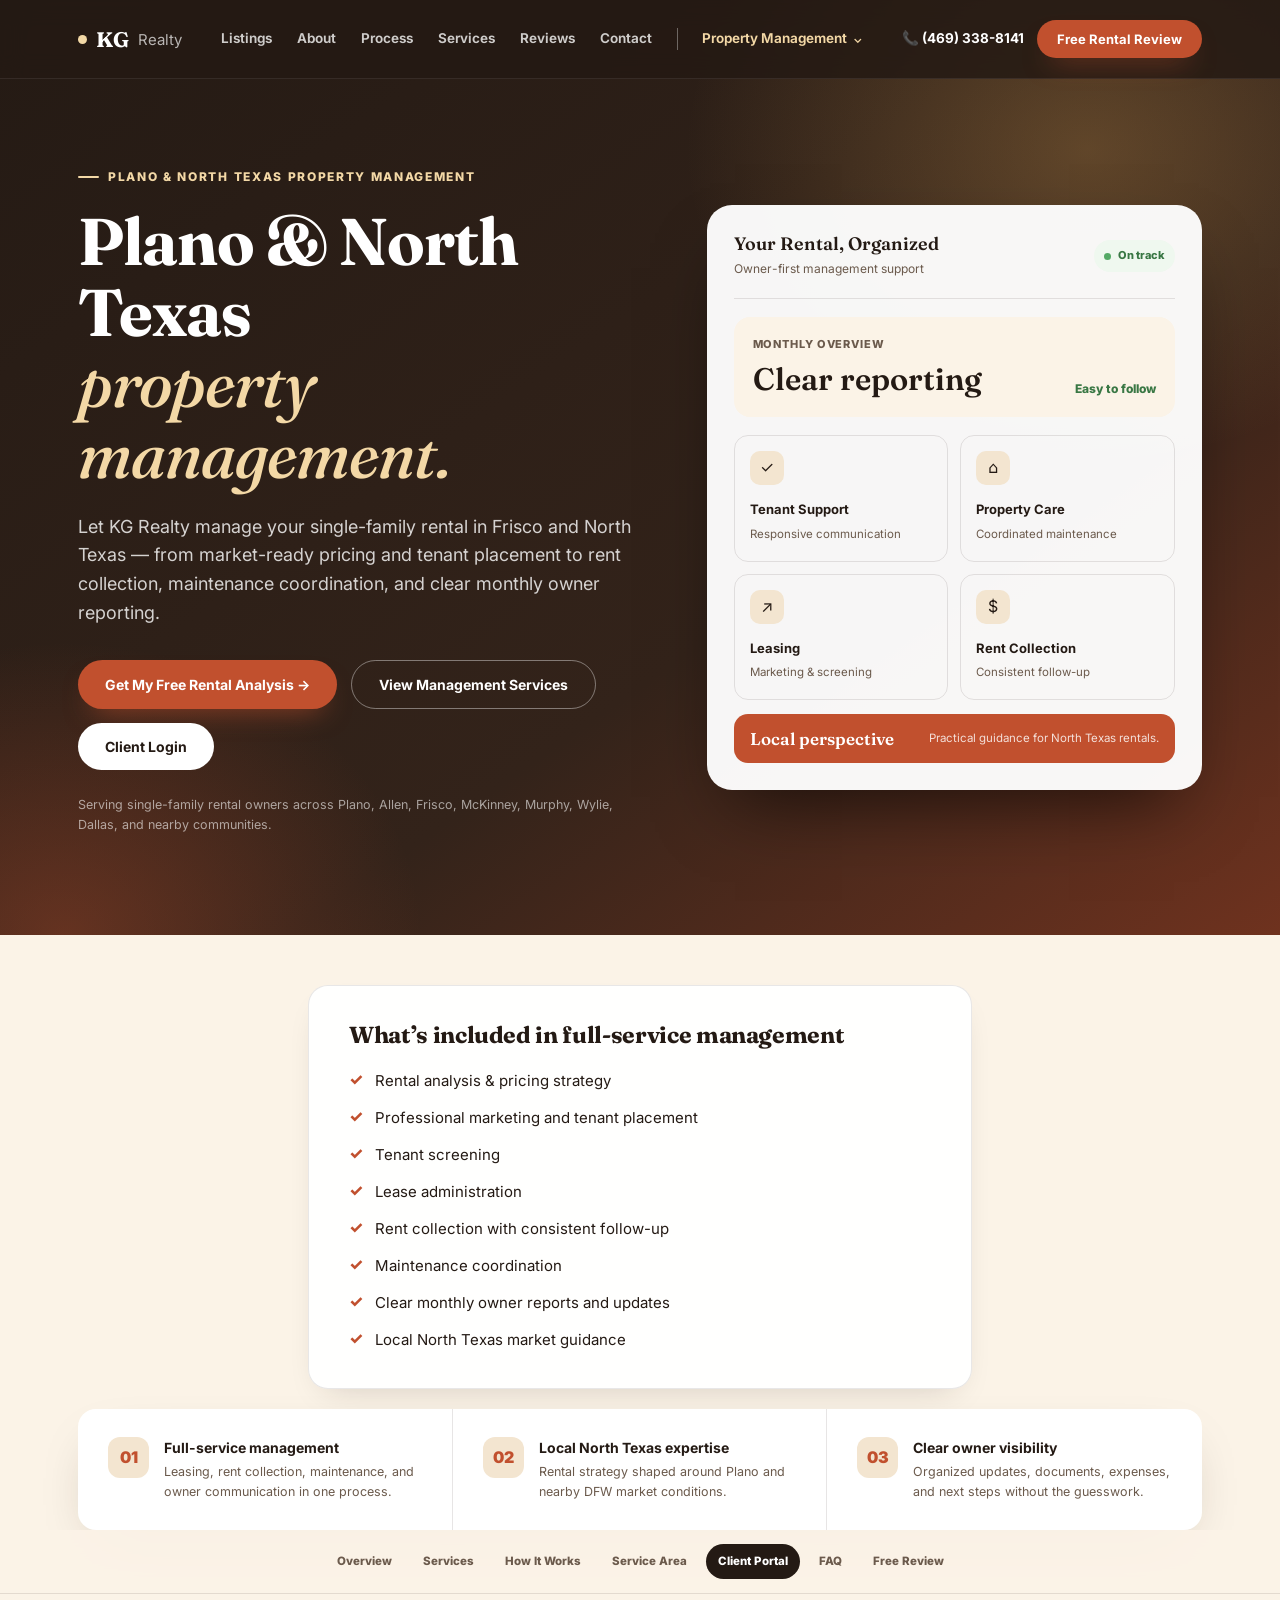
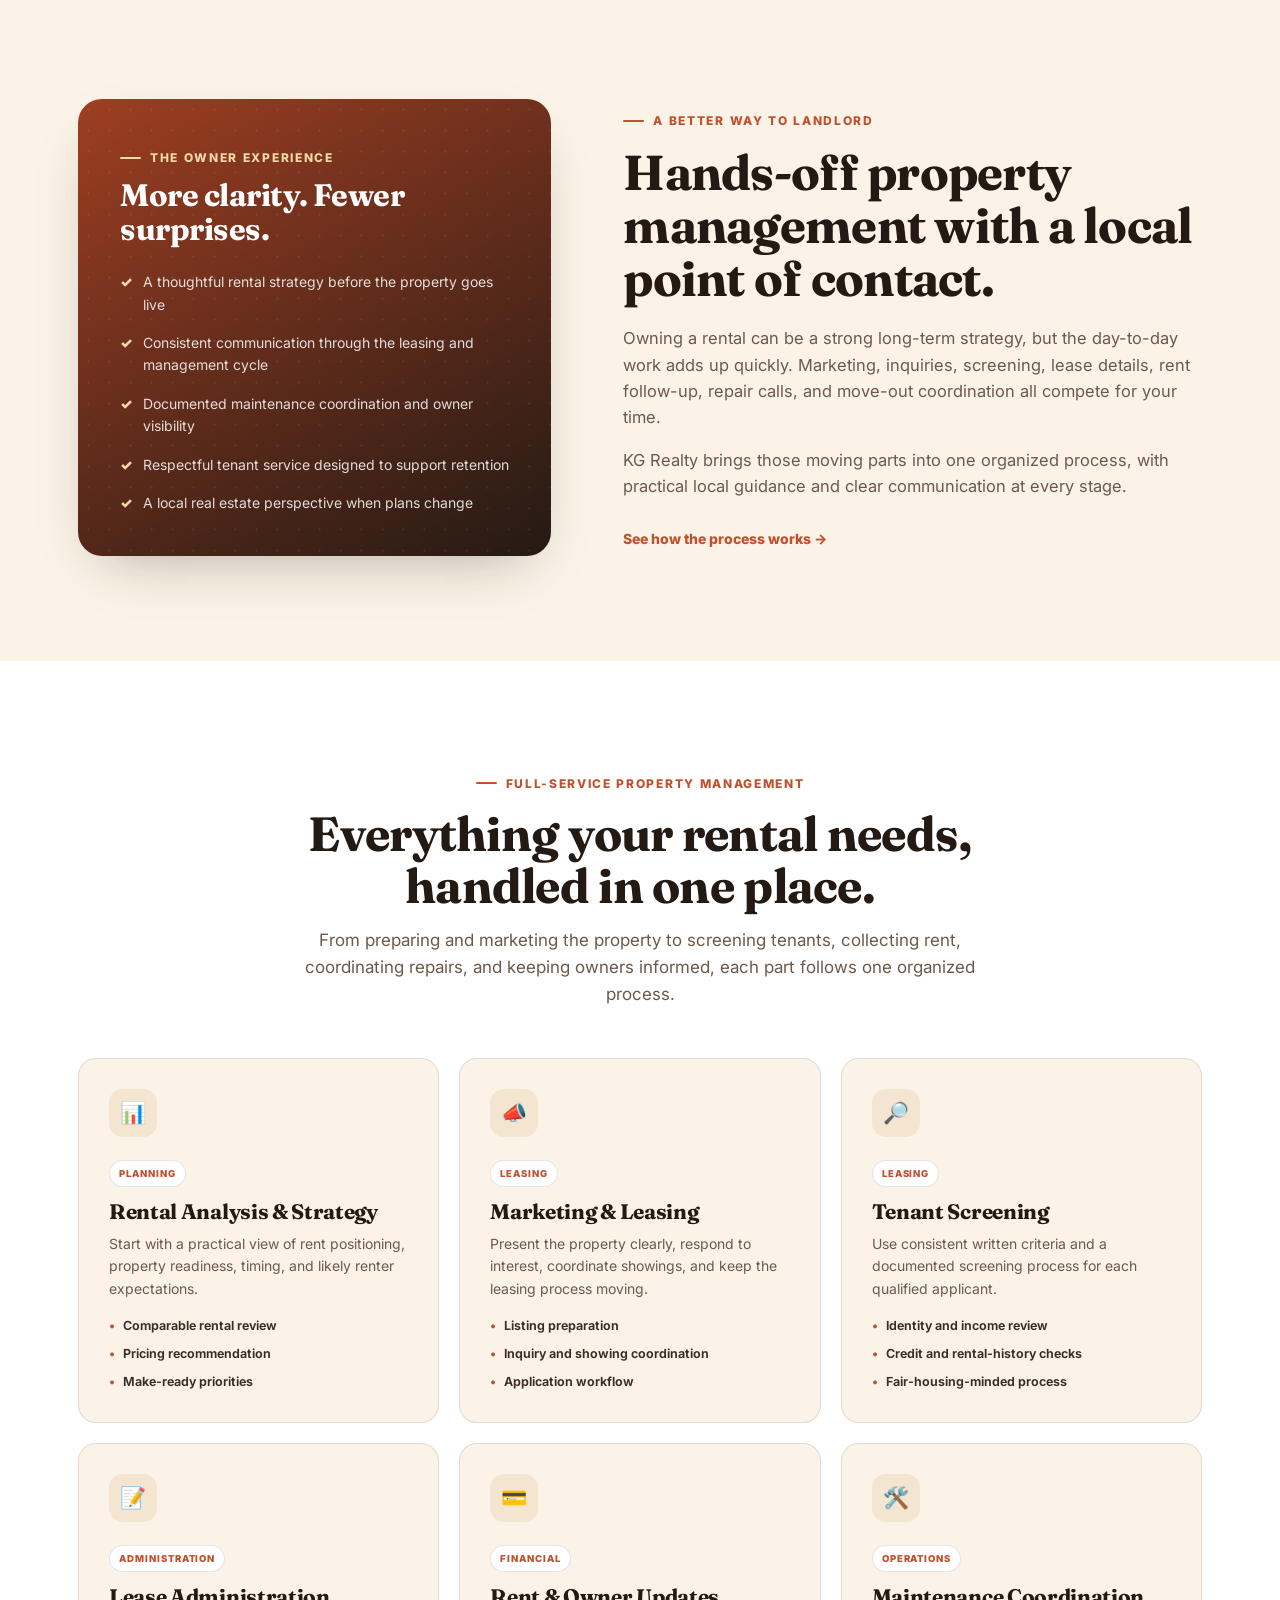
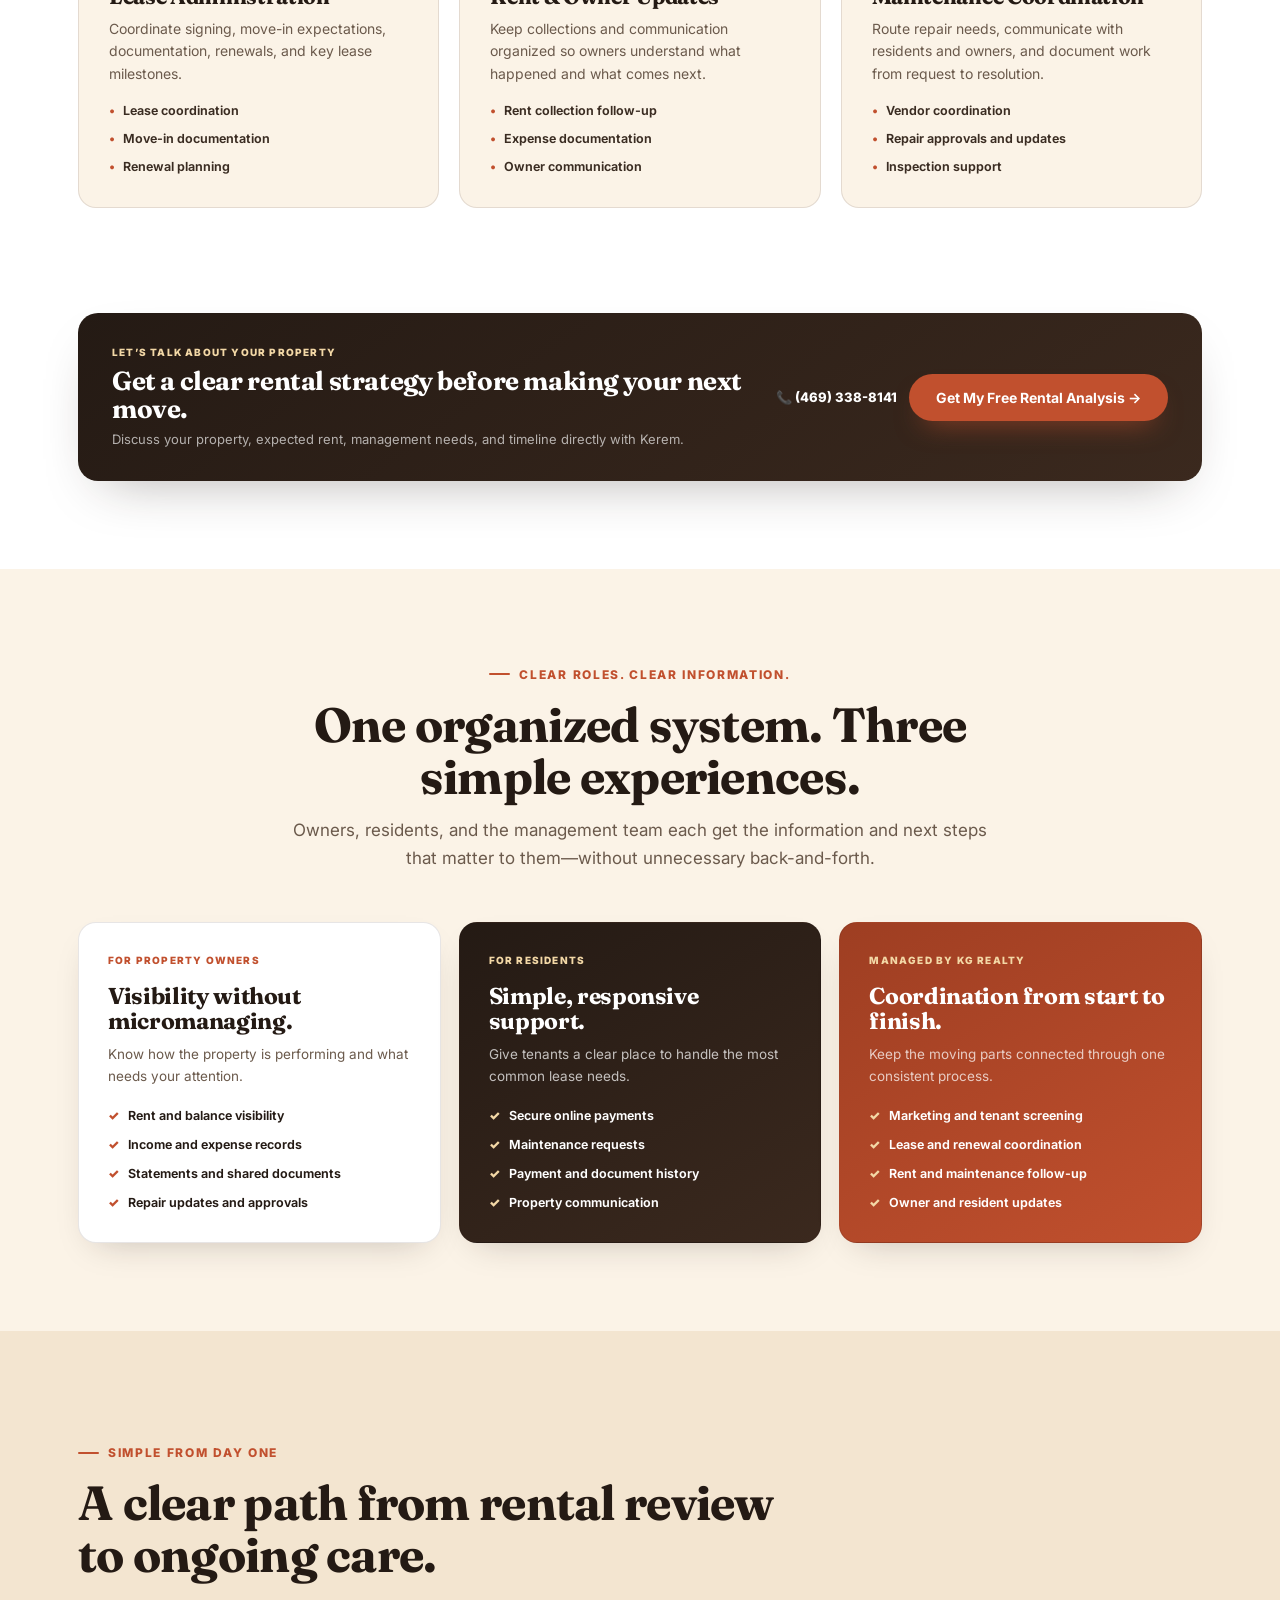
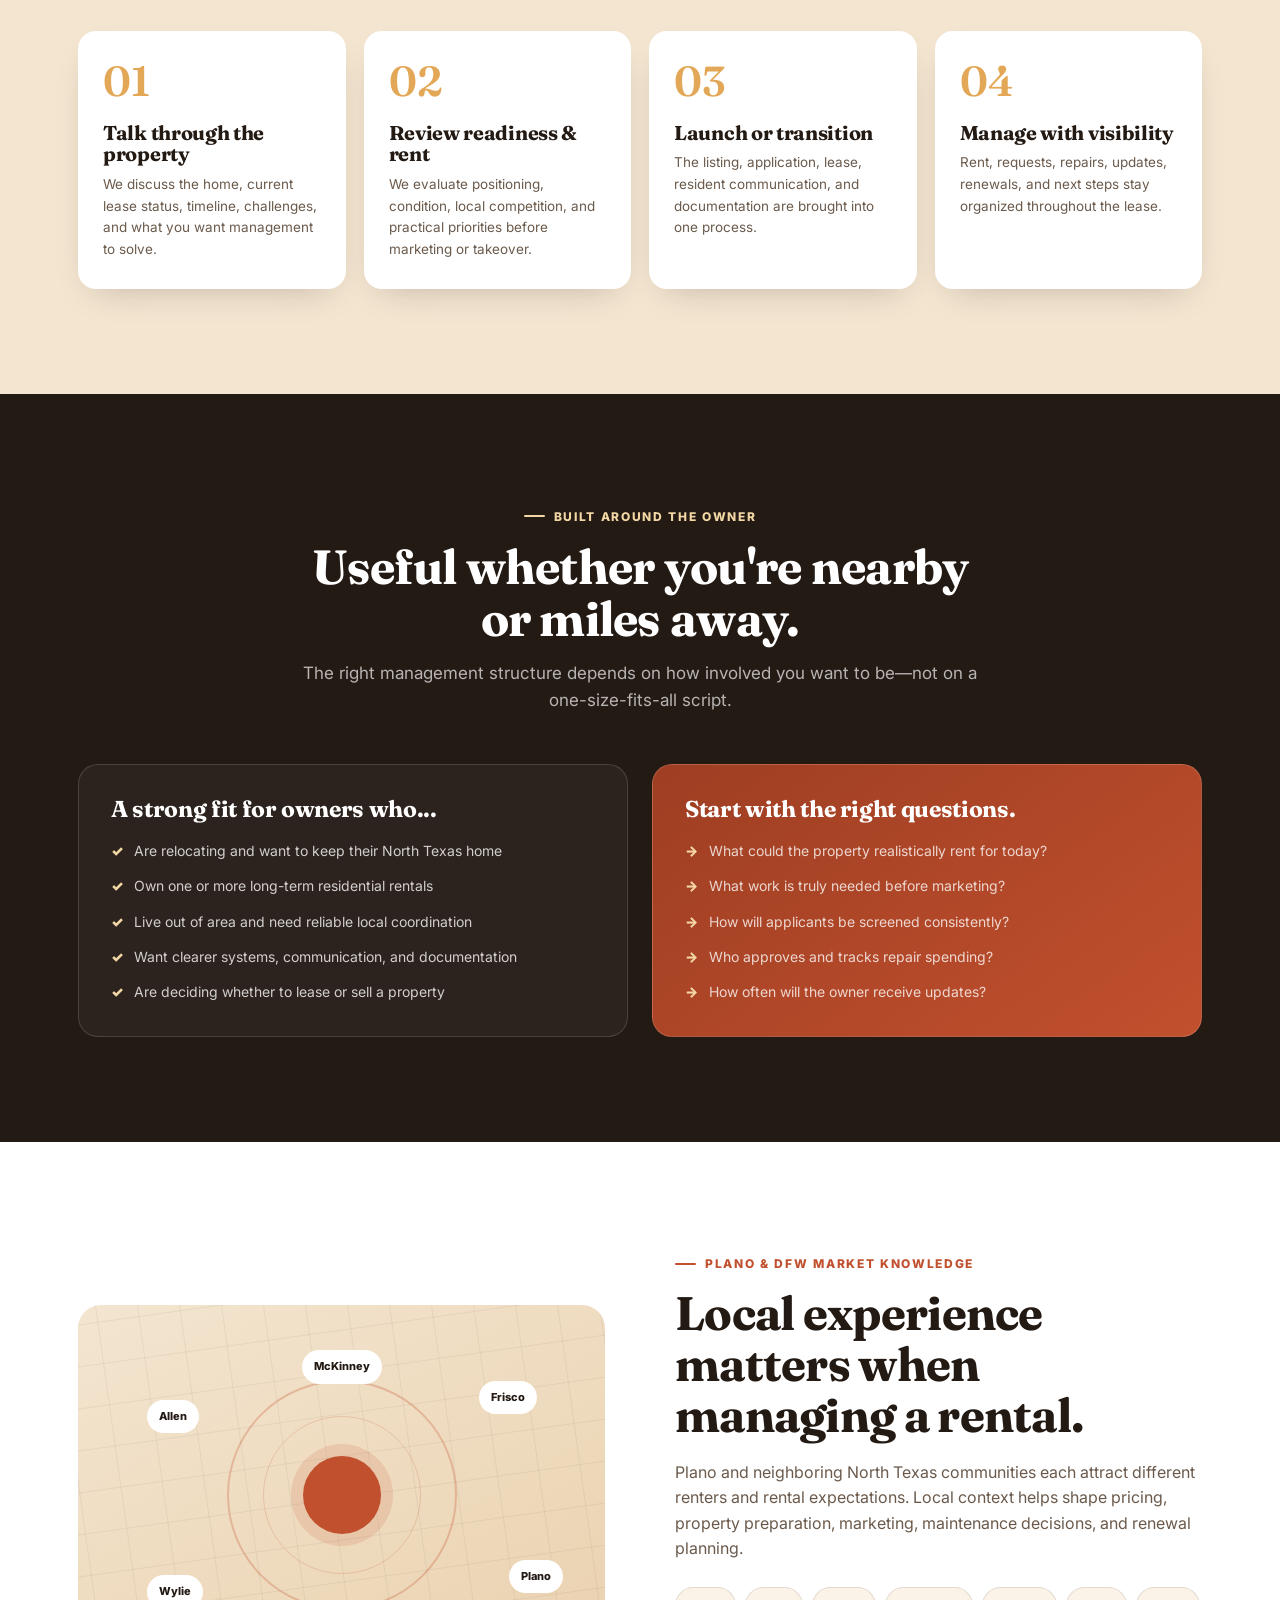
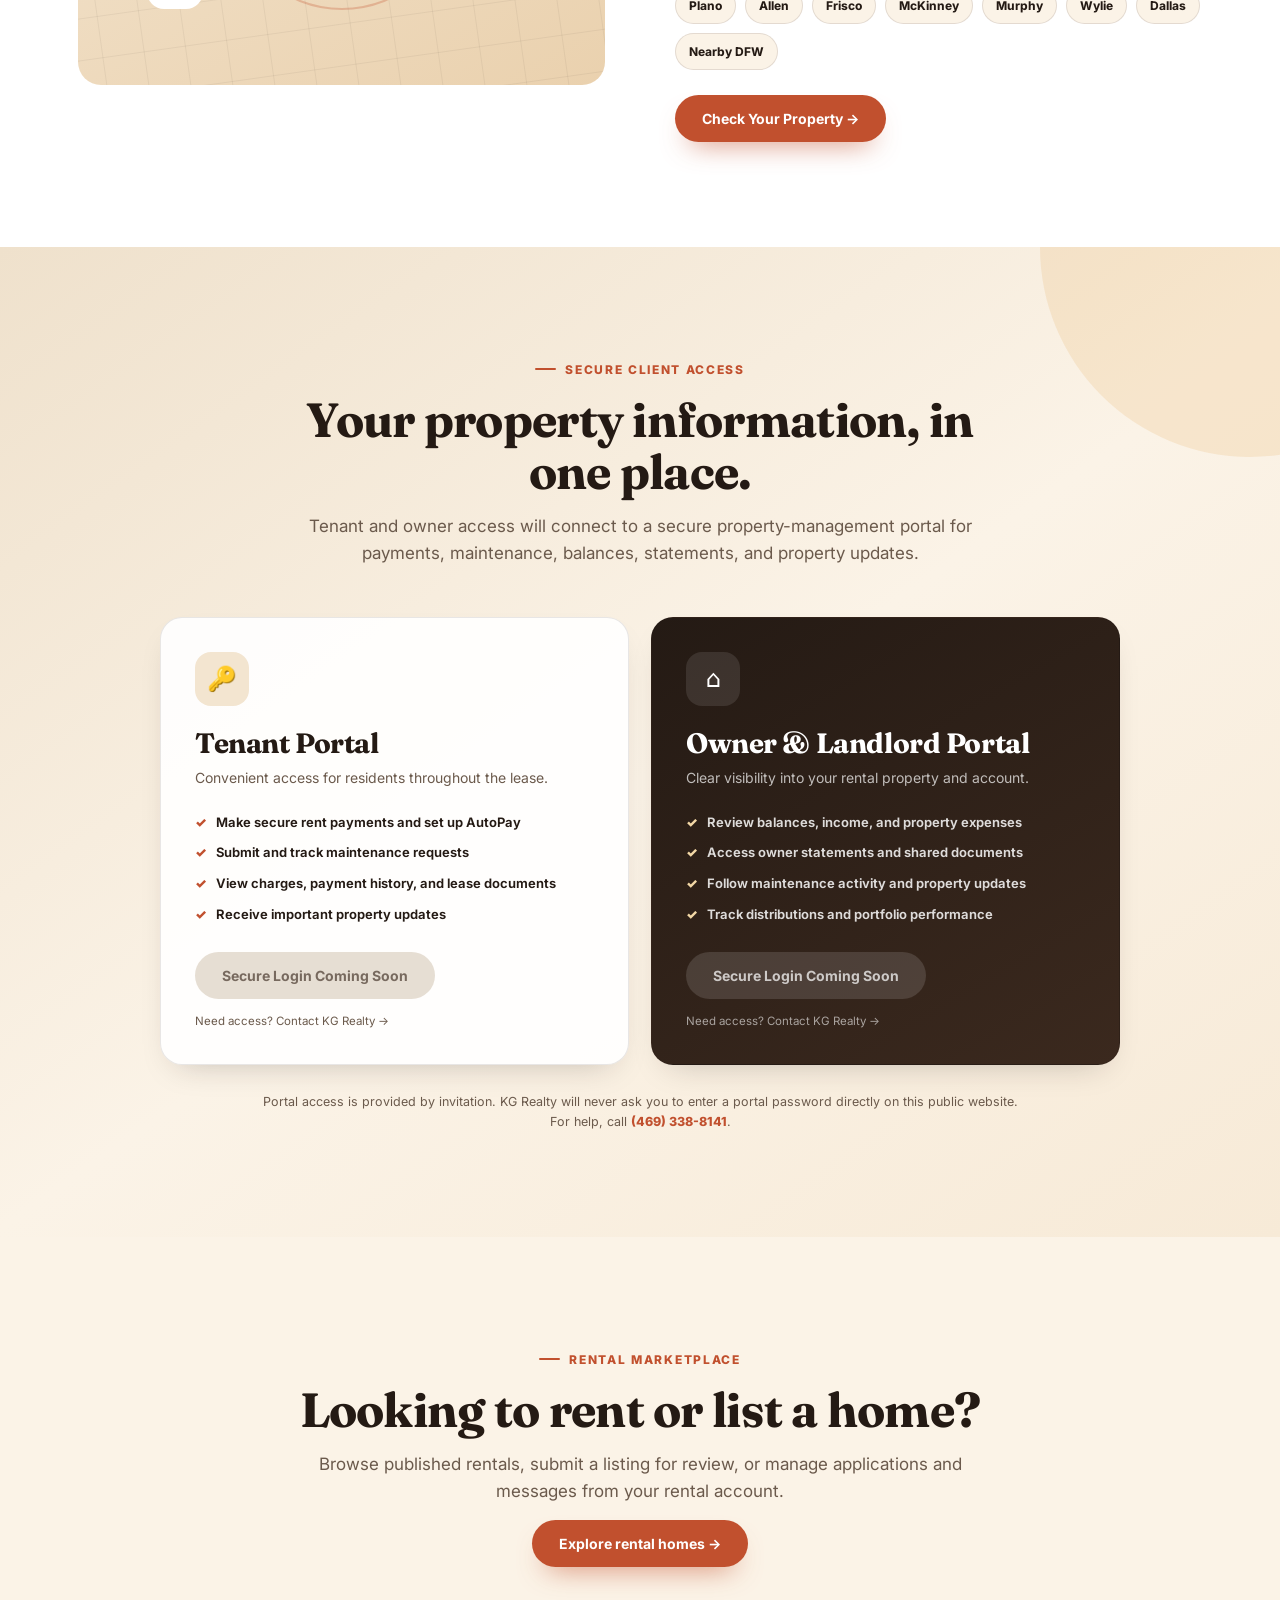
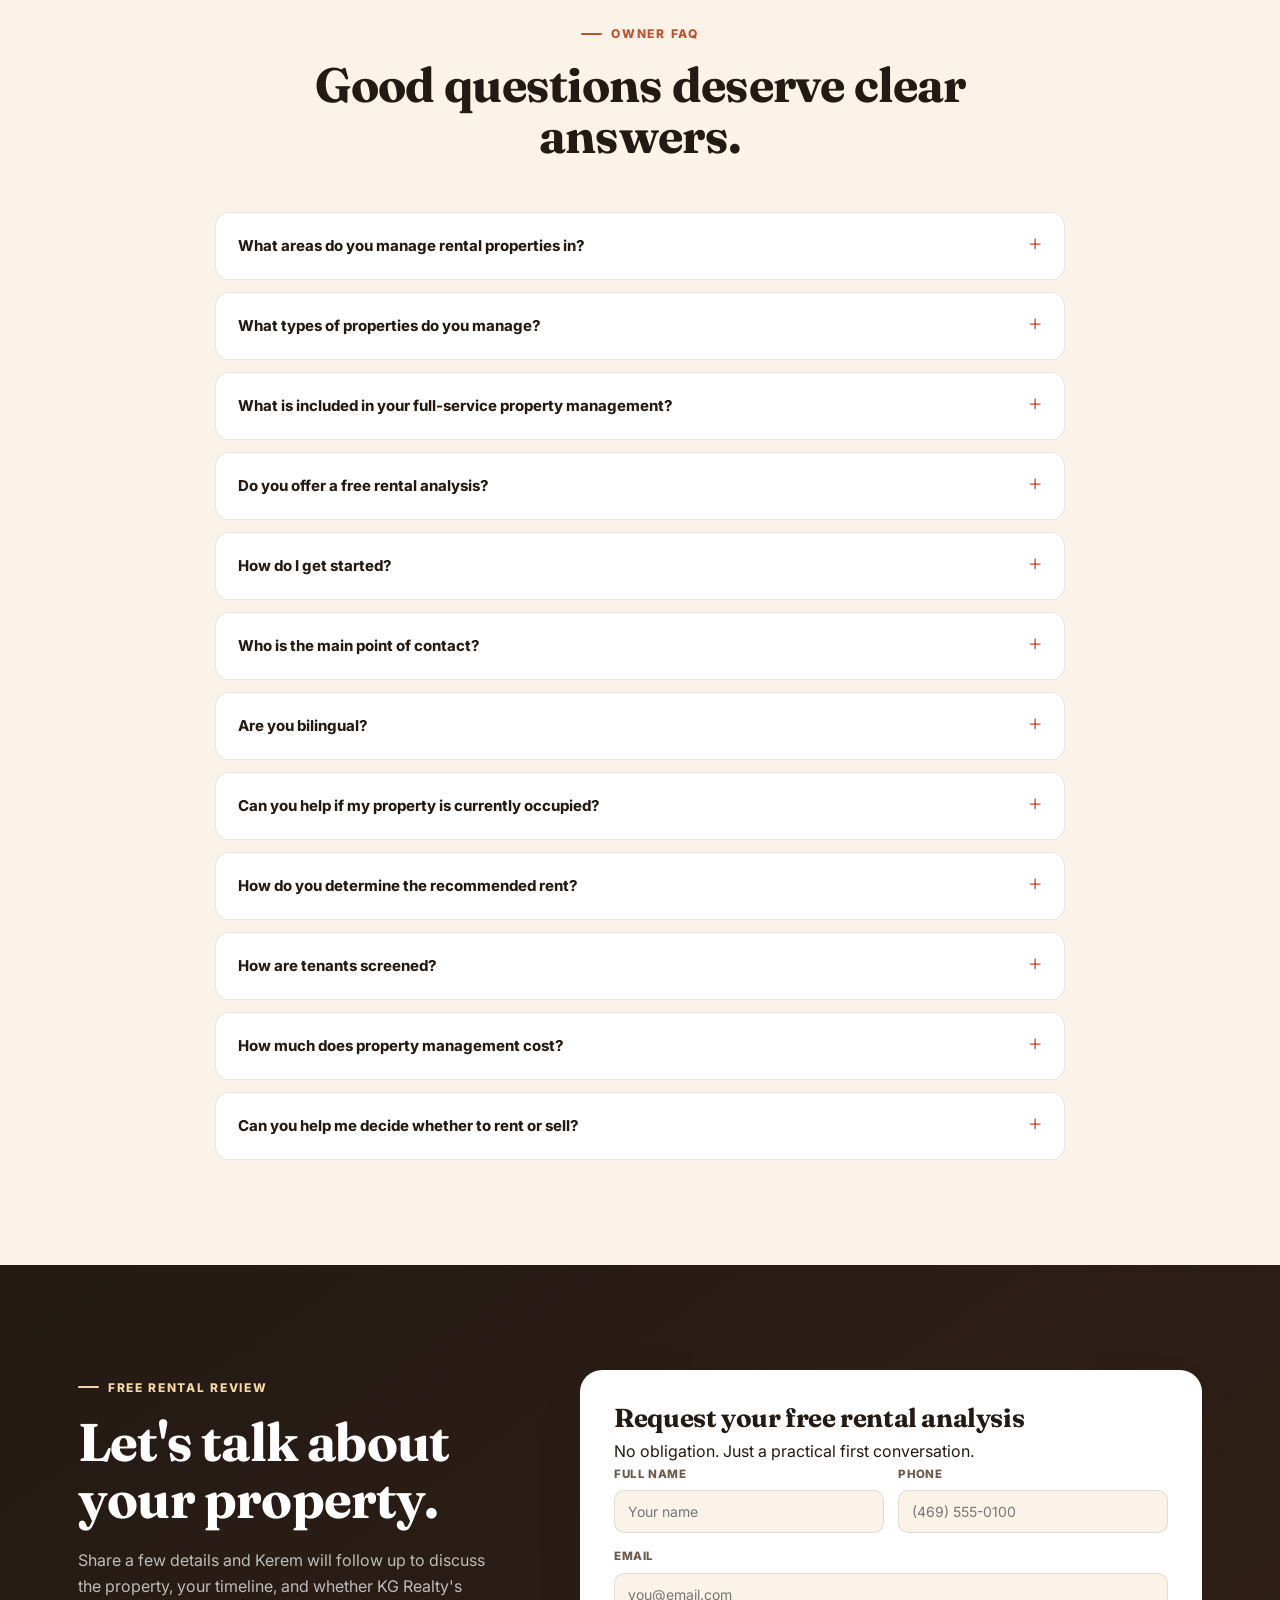
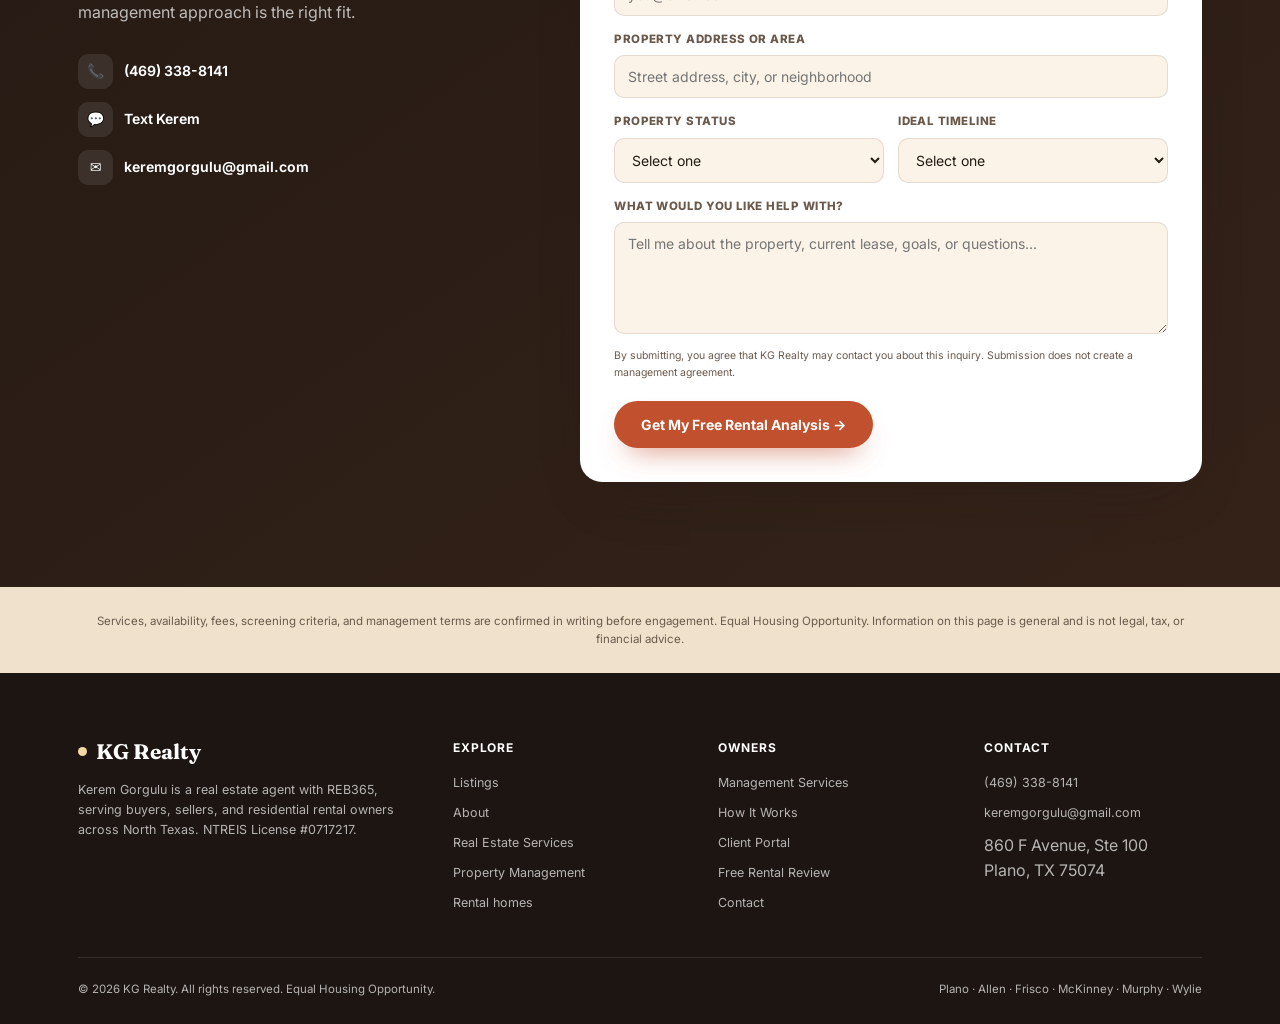
<file: property-management.html>
<!DOCTYPE html>
<html lang="en">
<head>
  <script type="application/ld+json">
{
  "@context": "https://schema.org",
  "@type": "Service",
  "serviceType": "Property Management",
  "name": "Full-Service Single-Family Property Management – KG Realty",
  "provider": {
    "@type": "RealEstateAgent",
    "name": "KG Realty – Kerem Gorgulu",
    "telephone": "+1-469-338-8141",
    "url": "https://kgrealty.it.com/"
  },
  "areaServed": [
    "Plano, TX",
    "Allen, TX",
    "Frisco, TX",
    "McKinney, TX",
    "Murphy, TX",
    "Wylie, TX",
    "Dallas, TX"
  ],
  "description": "Hands-off property management for single-family rental owners in Plano and North Texas. Includes rental analysis, marketing & leasing, tenant screening, rent collection, maintenance coordination, and clear owner reporting.",
  "offers": {
    "@type": "Offer",
    "description": "Free rental analysis and strategy review for landlords"
  }
}
</script>
<meta charset="UTF-8">
<meta name="viewport" content="width=device-width, initial-scale=1.0">
<title>North Texas Property Management | KG Realty</title>
<meta name="description" content="Owner-focused residential property management support for rental homes in Plano, Allen, Frisco, McKinney, Murphy, Wylie and nearby North Texas communities.">
<link rel="canonical" href="https://kgrealty.it.com/property-management.html">
<link rel="preconnect" href="https://fonts.googleapis.com">
<link rel="preconnect" href="https://fonts.gstatic.com" crossorigin>
<link href="https://fonts.googleapis.com/css2?family=Fraunces:ital,opsz,wght@0,9..144,400;0,9..144,500;0,9..144,600;0,9..144,700;1,9..144,500&family=Inter:wght@400;500;600;700;800&display=swap" rel="stylesheet">
<link rel="icon" type="image/svg+xml" href="data:image/svg+xml,%3Csvg xmlns='http://www.w3.org/2000/svg' viewBox='0 0 64 64'%3E%3Crect width='64' height='64' rx='14' fill='%23241A14'/%3E%3Cpath d='M12 31 32 14l20 17v21H12z' fill='%23C1502E'/%3E%3Cpath d='M25 52V35h14v17' fill='%23F3D8A6'/%3E%3C/svg%3E">
<style>
:root{--terracotta:#C1502E;--terracotta-dark:#9E3E22;--gold:#E3A857;--gold-light:#F3D8A6;--espresso:#241A14;--espresso-soft:#3A2C22;--cream:#FBF3E7;--cream-deep:#F3E5D0;--white:#fff;--ink:#241A14;--ink-soft:#6B5A4C;--line:rgba(36,26,20,.11);--shadow:0 22px 55px -26px rgba(36,26,20,.38);--shadow-card:0 14px 34px -18px rgba(36,26,20,.28)}
*{box-sizing:border-box;margin:0;padding:0}html{scroll-behavior:smooth}body{font-family:'Inter',system-ui,-apple-system,'Segoe UI',sans-serif;color:var(--ink);background:var(--cream);line-height:1.6;-webkit-font-smoothing:antialiased;overflow-x:hidden}h1,h2,h3,h4{font-family:'Fraunces',Georgia,serif;line-height:1.08;letter-spacing:-.015em;color:var(--espresso)}a{color:inherit;text-decoration:none}.wrap{max-width:1180px;margin:auto;padding:0 28px}.eyebrow{display:inline-flex;align-items:center;gap:9px;color:var(--terracotta);font-size:12px;font-weight:800;letter-spacing:.14em;text-transform:uppercase}.eyebrow:before{content:"";width:21px;height:2px;border-radius:2px;background:currentColor}.btn{display:inline-flex;align-items:center;justify-content:center;gap:8px;padding:15px 27px;border:0;border-radius:999px;font:700 14px 'Inter',sans-serif;cursor:pointer;transition:.25s;white-space:nowrap}.btn-primary{background:var(--terracotta);color:#fff;box-shadow:0 14px 28px -14px rgba(193,80,46,.75)}.btn-primary:hover{background:var(--terracotta-dark);transform:translateY(-2px)}.btn-light{background:#fff;color:var(--espresso)}.btn-light:hover{transform:translateY(-2px);box-shadow:var(--shadow-card)}.btn-outline{border:1.5px solid rgba(255,255,255,.4);color:#fff}.btn-outline:hover{border-color:#fff;transform:translateY(-2px)}
header{position:fixed;top:0;left:0;right:0;z-index:1000;padding:20px 0;background:rgba(36,26,20,.84);backdrop-filter:blur(12px);border-bottom:1px solid rgba(255,255,255,.08);transition:.3s}header.scrolled{padding:11px 0;background:rgba(251,243,231,.94);border-bottom-color:var(--line);box-shadow:0 8px 24px -18px rgba(36,26,20,.35)}header .wrap{display:flex;align-items:center;justify-content:space-between;gap:24px}.logo{display:flex;align-items:center;gap:9px;color:#fff;font:700 21px 'Fraunces',serif}.logo .dot{width:9px;height:9px;border-radius:50%;background:var(--gold-light)}.logo-sub{font:400 15px 'Inter',sans-serif;color:rgba(255,255,255,.68)}.mainnav{display:flex;align-items:center;gap:25px}.mainnav a{font-size:13.5px;font-weight:650;color:rgba(255,255,255,.78);transition:.2s}.mainnav a:hover{color:var(--gold-light)}.mainnav .active{border-left:1px solid rgba(255,255,255,.34);padding-left:24px;color:var(--gold-light)}.nav-dropdown{position:relative;display:flex;align-items:center}.nav-dropdown>a{display:flex;align-items:center;gap:6px}.nav-caret{font-size:12px;line-height:1;transition:transform .2s}.nav-dropdown-menu{position:absolute;top:calc(100% + 14px);right:0;width:235px;padding:9px;background:#fff;border:1px solid rgba(36,26,20,.1);border-radius:14px;box-shadow:0 18px 45px -18px rgba(36,26,20,.42);opacity:0;visibility:hidden;pointer-events:none;transform:translateY(-7px);transition:opacity .2s,transform .2s,visibility .2s}.nav-dropdown-menu:before{content:"";position:absolute;left:0;right:0;top:-16px;height:18px}.nav-dropdown-menu a{display:block!important;padding:11px 12px!important;border:0!important;border-radius:9px!important;color:#3A2C22!important;font-size:13px!important;font-weight:700!important;white-space:nowrap}.nav-dropdown-menu a+ a{margin-top:2px}.nav-dropdown-menu a:hover,.nav-dropdown-menu a:focus{background:#FBF3E7;color:#C1502E!important;outline:none}.nav-dropdown:hover .nav-dropdown-menu,.nav-dropdown:focus-within .nav-dropdown-menu{opacity:1;visibility:visible;pointer-events:auto;transform:translateY(0)}.nav-dropdown:hover .nav-caret,.nav-dropdown:focus-within .nav-caret{transform:rotate(180deg)}.nav-cta{display:flex;align-items:center;gap:13px}.nav-phone{color:#fff;font-size:13.5px;font-weight:700}.nav-call{padding:11px 20px;font-size:13px}.hamburger{display:none;flex-direction:column;gap:5px;padding:6px;border:0;background:transparent;cursor:pointer}.hamburger span{width:24px;height:2px;background:#fff;border-radius:2px}header.scrolled .logo,header.scrolled .nav-phone{color:var(--espresso)}header.scrolled .logo .dot{background:var(--terracotta)}header.scrolled .logo-sub,header.scrolled .mainnav a{color:var(--ink-soft)}header.scrolled .mainnav a:hover,header.scrolled .mainnav .active{color:var(--terracotta)}header.scrolled .mainnav .active{border-left-color:var(--line)}header.scrolled .hamburger span{background:var(--espresso)}.mobile-menu{display:none;position:fixed;inset:0;z-index:1100;background:var(--espresso);flex-direction:column;align-items:center;justify-content:center;gap:24px}.mobile-menu.open{display:flex}.mobile-menu a{font:500 27px 'Fraunces',serif;color:#fff}.mobile-menu .pm-mobile{color:var(--gold-light)}.close-x{position:absolute;top:25px;right:28px;border:0;background:transparent;color:#fff;font-size:34px;cursor:pointer}
.hero{position:relative;min-height:850px;padding:160px 0 100px;display:flex;align-items:center;background:linear-gradient(145deg,var(--espresso) 0%,#33231a 62%,var(--terracotta-dark) 130%);overflow:hidden}.hero:before{content:"";position:absolute;inset:0;background:radial-gradient(ellipse 620px 480px at 85% 16%,rgba(227,168,87,.27),transparent 65%),radial-gradient(ellipse 550px 450px at 5% 100%,rgba(193,80,46,.36),transparent 65%)}.hero .wrap{position:relative;z-index:2;display:grid;grid-template-columns:1.06fr .94fr;gap:70px;align-items:center}.hero .eyebrow{color:var(--gold-light)}.hero h1{max-width:660px;margin:19px 0 22px;color:#fff;font-size:clamp(43px,5.2vw,66px)}.hero h1 em{color:var(--gold-light);font-weight:500}.hero-lede{max-width:590px;color:rgba(255,255,255,.8);font-size:18px}.hero-actions{display:flex;gap:14px;flex-wrap:wrap;margin-top:32px}.hero-note{margin-top:25px;color:rgba(255,255,255,.58);font-size:12.5px}.dashboard{position:relative;width:100%;max-width:520px;margin-left:auto;background:rgba(255,255,255,.96);border-radius:25px;padding:27px;box-shadow:0 35px 70px -28px rgba(0,0,0,.65)}.dash-top{display:flex;align-items:center;justify-content:space-between;border-bottom:1px solid var(--line);padding-bottom:17px}.dash-title b{display:block;font:600 18px 'Fraunces',serif}.dash-title span{font-size:12px;color:var(--ink-soft)}.live-pill{display:flex;align-items:center;gap:7px;padding:7px 10px;border-radius:999px;background:#eff8ef;color:#397744;font-size:11px;font-weight:800}.live-pill:before{content:"";width:7px;height:7px;border-radius:50%;background:#54a965}.rent-card{margin:18px 0;background:var(--cream);border-radius:16px;padding:19px}.rent-label{font-size:11px;text-transform:uppercase;letter-spacing:.08em;color:var(--ink-soft);font-weight:800}.rent-row{display:flex;align-items:end;justify-content:space-between;margin-top:7px}.rent-row strong{font:600 31px 'Fraunces',serif}.rent-row span{color:#397744;font-size:12px;font-weight:800}.dash-grid{display:grid;grid-template-columns:minmax(0,1fr) minmax(0,1fr);gap:12px}.mini{min-width:0;border:1px solid var(--line);border-radius:14px;padding:15px}.mini-icon{width:34px;height:34px;border-radius:10px;display:grid;place-items:center;background:var(--cream-deep);margin-bottom:14px}.mini b{display:block;font-size:13px}.mini span{font-size:11.5px;color:var(--ink-soft)}.dashboard-tag{position:static;width:100%;margin-top:14px;padding:14px 16px;border-radius:14px;background:var(--terracotta);color:#fff;display:flex;align-items:center;justify-content:space-between;gap:18px}.dashboard-tag b{display:block;font:600 17px 'Fraunces',serif;white-space:nowrap}.dashboard-tag span{font-size:11.5px;line-height:1.45;color:rgba(255,255,255,.82);text-align:right}
.page-nav{position:sticky;top:76px;z-index:90;padding:14px 0;background:rgba(251,243,231,.94);backdrop-filter:blur(12px);border-bottom:1px solid var(--line)}.page-nav .wrap{display:flex;align-items:center;justify-content:center;gap:7px;overflow-x:auto;scrollbar-width:none}.page-nav .wrap::-webkit-scrollbar{display:none}.page-nav a{flex:0 0 auto;padding:8px 12px;border-radius:999px;color:var(--ink-soft);font-size:11.5px;font-weight:800;transition:.2s}.page-nav a:hover,.page-nav a:focus{background:#fff;color:var(--terracotta);outline:none}.page-nav .portal-jump{background:var(--espresso);color:#fff}.page-nav .portal-jump:hover,.page-nav .portal-jump:focus{background:var(--terracotta);color:#fff}
.quick-strip{position:relative;z-index:3;margin-top:-40px}.quick-grid{display:grid;grid-template-columns:repeat(3,1fr);background:#fff;border-radius:18px;box-shadow:var(--shadow);overflow:hidden}.quick{padding:28px 30px;border-right:1px solid var(--line);display:flex;gap:15px;align-items:flex-start}.quick:last-child{border-right:0}.quick-icon{width:41px;height:41px;flex:0 0 auto;border-radius:12px;background:var(--cream-deep);display:grid;place-items:center;color:var(--terracotta);font-weight:900}.quick b{display:block;font-size:14px;margin-bottom:3px}.quick span{display:block;color:var(--ink-soft);font-size:12.5px}
section{padding:105px 0}.section-head{max-width:700px;margin-bottom:50px}.section-head.center{text-align:center;margin-left:auto;margin-right:auto}.section-head h2{font-size:clamp(32px,4vw,48px);margin-top:15px}.section-head p{color:var(--ink-soft);font-size:17px;margin-top:15px}.intro{background:var(--cream)}.intro-grid{display:grid;grid-template-columns:.9fr 1.1fr;gap:72px;align-items:center}.promise-card{position:relative;border-radius:24px;padding:42px;background:linear-gradient(150deg,var(--terracotta-dark),var(--espresso));color:#fff;box-shadow:var(--shadow)}.promise-card:before{content:"";position:absolute;inset:0;border-radius:inherit;background-image:radial-gradient(rgba(255,255,255,.14) 1.4px,transparent 1.4px);background-size:21px 21px;opacity:.45}.promise-card>*{position:relative}.promise-card h3{color:#fff;font-size:31px;margin:12px 0 25px}.promise-list{list-style:none;display:grid;gap:16px}.promise-list li{display:flex;gap:11px;color:rgba(255,255,255,.84);font-size:14px}.promise-list li:before{content:"✓";color:var(--gold-light);font-weight:900}.intro-copy h2{font-size:clamp(33px,4vw,49px);margin:16px 0 20px}.intro-copy p{color:var(--ink-soft);font-size:16.5px;margin-bottom:16px}.text-link{display:inline-flex;margin-top:12px;color:var(--terracotta);font-weight:800;font-size:14px}
.services{background:#fff}.service-grid{display:grid;grid-template-columns:repeat(3,1fr);gap:20px}.service-card{padding:30px;border:1px solid var(--line);border-radius:18px;background:var(--cream);transition:.3s}.service-card:hover{transform:translateY(-6px);box-shadow:var(--shadow-card);background:#fff}.service-icon{width:48px;height:48px;border-radius:14px;display:grid;place-items:center;background:var(--cream-deep);font-size:21px;margin-bottom:22px}.service-label{display:inline-flex;margin-bottom:13px;padding:5px 9px;border-radius:999px;background:#fff;border:1px solid var(--line);color:var(--terracotta);font-size:9.5px;font-weight:850;letter-spacing:.1em;text-transform:uppercase}.service-card h3{font-size:21px;margin-bottom:10px}.service-card p{color:var(--ink-soft);font-size:14px}.service-card ul{list-style:none;margin-top:16px;display:grid;gap:8px}.service-card li{font-size:12.5px;font-weight:650;color:var(--espresso-soft)}.service-card li:before{content:"•";color:var(--terracotta);margin-right:8px}
.mid-cta{padding:0 0 88px;background:#fff}.mid-cta-box{display:flex;align-items:center;justify-content:space-between;gap:28px;padding:31px 34px;border-radius:20px;background:linear-gradient(145deg,var(--espresso),#3b291e);box-shadow:var(--shadow)}.mid-cta-copy span{display:block;color:var(--gold-light);font-size:10px;font-weight:850;letter-spacing:.12em;text-transform:uppercase;margin-bottom:7px}.mid-cta-copy h3{color:#fff;font-size:26px}.mid-cta-copy p{margin-top:6px;color:rgba(255,255,255,.65);font-size:13px}.mid-cta-actions{display:flex;align-items:center;gap:12px;flex:0 0 auto}.mid-cta-phone{color:#fff;font-size:13px;font-weight:800;white-space:nowrap}
.clarity{background:var(--cream);padding-top:88px;padding-bottom:88px}.clarity-grid{display:grid;grid-template-columns:repeat(3,1fr);gap:18px}.clarity-card{position:relative;padding:29px;border-radius:18px;background:#fff;border:1px solid var(--line);box-shadow:var(--shadow-card)}.clarity-card:nth-child(2){background:linear-gradient(150deg,var(--espresso),#3b291e);color:#fff}.clarity-card:nth-child(3){background:linear-gradient(150deg,var(--terracotta-dark),var(--terracotta));color:#fff}.clarity-kicker{display:block;margin-bottom:16px;color:var(--terracotta);font-size:10px;font-weight:850;letter-spacing:.12em;text-transform:uppercase}.clarity-card:nth-child(2) .clarity-kicker,.clarity-card:nth-child(3) .clarity-kicker{color:var(--gold-light)}.clarity-card h3{font-size:23px;margin-bottom:11px}.clarity-card:nth-child(2) h3,.clarity-card:nth-child(3) h3{color:#fff}.clarity-card p{color:var(--ink-soft);font-size:13.5px}.clarity-card:nth-child(2) p,.clarity-card:nth-child(3) p{color:rgba(255,255,255,.72)}.clarity-list{list-style:none;display:grid;gap:9px;margin-top:18px}.clarity-list li{display:flex;gap:9px;font-size:12.5px;font-weight:650}.clarity-list li:before{content:"✓";color:var(--terracotta);font-weight:900}.clarity-card:nth-child(2) .clarity-list li:before,.clarity-card:nth-child(3) .clarity-list li:before{color:var(--gold-light)}
.process{background:var(--cream-deep)}.steps{display:grid;grid-template-columns:repeat(4,1fr);gap:18px}.step{position:relative;background:#fff;border-radius:18px;padding:29px 25px;box-shadow:var(--shadow-card)}.step-num{font:600 42px 'Fraunces',serif;color:var(--gold);line-height:1;margin-bottom:20px}.step h3{font-size:20px;margin-bottom:9px}.step p{font-size:13.5px;color:var(--ink-soft)}.fit{background:var(--espresso);color:#fff;overflow:hidden}.fit .section-head h2{color:#fff}.fit .section-head p{color:rgba(255,255,255,.67)}.fit-grid{display:grid;grid-template-columns:1fr 1fr;gap:24px}.fit-card{border:1px solid rgba(255,255,255,.14);border-radius:20px;padding:32px;background:rgba(255,255,255,.045)}.fit-card h3{color:#fff;font-size:23px;margin-bottom:18px}.fit-list{list-style:none;display:grid;gap:13px}.fit-list li{display:flex;gap:11px;color:rgba(255,255,255,.78);font-size:14px}.fit-list li:before{content:"✓";color:var(--gold-light);font-weight:900}.fit-card.alt{background:linear-gradient(145deg,var(--terracotta-dark),var(--terracotta))}.fit-card.alt .fit-list li:before{content:"→"}.areas{background:#fff}.areas-grid{display:grid;grid-template-columns:1fr 1fr;gap:70px;align-items:center}.area-map{min-height:380px;border-radius:23px;position:relative;overflow:hidden;background:linear-gradient(150deg,var(--cream-deep),#ead1ae)}.area-map:before{content:"";position:absolute;inset:0;background-image:linear-gradient(rgba(36,26,20,.06) 1px,transparent 1px),linear-gradient(90deg,rgba(36,26,20,.06) 1px,transparent 1px);background-size:32px 32px;transform:rotate(-8deg) scale(1.3)}.map-ring{position:absolute;left:50%;top:50%;width:230px;height:230px;border:2px solid rgba(193,80,46,.28);border-radius:50%;transform:translate(-50%,-50%)}.map-ring:before,.map-ring:after{content:"";position:absolute;border:1px solid rgba(193,80,46,.2);border-radius:50%;inset:34px}.map-ring:after{inset:74px;background:var(--terracotta);box-shadow:0 0 0 12px rgba(193,80,46,.15)}.map-label{position:absolute;background:#fff;border-radius:999px;padding:8px 12px;box-shadow:var(--shadow-card);font-size:11px;font-weight:800}.ml1{left:13%;top:25%}.ml2{right:13%;top:20%}.ml3{right:8%;bottom:24%}.ml4{left:13%;bottom:20%}.ml5{left:50%;top:12%;transform:translateX(-50%)}.area-copy h2{font-size:clamp(32px,4vw,47px);margin:15px 0 19px}.area-copy p{color:var(--ink-soft);font-size:16px}.city-list{display:flex;flex-wrap:wrap;gap:9px;margin:25px 0}.city-list span{padding:8px 13px;border-radius:999px;background:var(--cream);border:1px solid var(--line);font-size:12px;font-weight:750}
.portal{background:linear-gradient(145deg,#efe1cc 0%,var(--cream) 52%,#f7ead7 100%);position:relative;overflow:hidden}.portal:before{content:"";position:absolute;width:420px;height:420px;border-radius:50%;right:-180px;top:-210px;background:rgba(227,168,87,.18)}.portal .wrap{position:relative}.portal-grid{display:grid;grid-template-columns:repeat(2,minmax(0,1fr));gap:22px;max-width:960px;margin:0 auto}.portal-card{display:flex;flex-direction:column;min-height:355px;padding:34px;border:1px solid rgba(36,26,20,.1);border-radius:22px;background:rgba(255,255,255,.9);box-shadow:var(--shadow-card)}.portal-card.owner{background:linear-gradient(150deg,var(--espresso),#3b291e);color:#fff}.portal-icon{width:54px;height:54px;border-radius:16px;display:grid;place-items:center;background:var(--cream-deep);font-size:24px;margin-bottom:22px}.portal-card.owner .portal-icon{background:rgba(255,255,255,.1)}.portal-card h3{font-size:28px;margin-bottom:9px}.portal-card.owner h3{color:#fff}.portal-card>p{color:var(--ink-soft);font-size:14px}.portal-card.owner>p{color:rgba(255,255,255,.7)}.portal-features{list-style:none;display:grid;gap:10px;margin:22px 0 27px}.portal-features li{display:flex;gap:10px;font-size:13px;font-weight:650}.portal-features li:before{content:"✓";color:var(--terracotta);font-weight:900}.portal-card.owner .portal-features li{color:rgba(255,255,255,.84)}.portal-card.owner .portal-features li:before{color:var(--gold-light)}.portal-actions{margin-top:auto;display:flex;flex-wrap:wrap;align-items:center;gap:13px}.portal-pending{background:#e6ded3;color:#77695e;box-shadow:none;cursor:not-allowed}.portal-card.owner .portal-pending{background:rgba(255,255,255,.13);color:rgba(255,255,255,.72)}.portal-help{font-size:11.5px;color:var(--ink-soft)}.portal-card.owner .portal-help{color:rgba(255,255,255,.58)}.portal-note{max-width:760px;margin:27px auto 0;text-align:center;color:var(--ink-soft);font-size:12.5px}.portal-note a{color:var(--terracotta);font-weight:800}.faq{background:var(--cream)}.faq-list{max-width:850px;margin:auto;display:grid;gap:12px}.faq details{background:#fff;border:1px solid var(--line);border-radius:14px;padding:0 22px}.faq summary{list-style:none;cursor:pointer;padding:21px 36px 21px 0;font-weight:750;font-size:15px;position:relative}.faq summary::-webkit-details-marker{display:none}.faq summary:after{content:"+";position:absolute;right:0;top:15px;font:500 26px 'Fraunces',serif;color:var(--terracotta)}.faq details[open] summary:after{content:"−"}.faq details p{padding:0 35px 20px 0;color:var(--ink-soft);font-size:14px}
.quote{background:linear-gradient(145deg,var(--espresso),#342218);color:#fff}.quote .wrap{display:grid;grid-template-columns:.82fr 1.18fr;gap:70px;align-items:start}.quote-copy{position:sticky;top:115px}.quote-copy .eyebrow{color:var(--gold-light)}.quote-copy h2{color:#fff;font-size:clamp(35px,4.5vw,53px);margin:17px 0 20px}.quote-copy p{color:rgba(255,255,255,.7);font-size:16px}.contact-list{margin-top:29px;display:grid;gap:13px}.contact-list a{display:flex;align-items:center;gap:11px;color:#fff;font-weight:650;font-size:14px}.contact-list span{width:35px;height:35px;border-radius:10px;background:rgba(255,255,255,.09);display:grid;place-items:center}.quote-form{background:#fff;color:var(--ink);border-radius:22px;padding:34px;box-shadow:var(--shadow)}.quote-form h3{font-size:26px;margin-bottom:7px}.quote-form>p{color:var(--ink-soft);font-size:13px;margin-bottom:24px}.form-row{display:grid;grid-template-columns:1fr 1fr;gap:14px;margin-bottom:14px}.field{display:flex;flex-direction:column;gap:7px}.field.full{grid-column:1/-1}.field label{font-size:11.5px;font-weight:800;letter-spacing:.04em;text-transform:uppercase;color:var(--ink-soft)}.field input,.field select,.field textarea{width:100%;border:1.5px solid var(--line);border-radius:10px;background:var(--cream);padding:12px 13px;font:14px 'Inter',sans-serif;color:var(--ink);outline:none;transition:.2s}.field input:focus,.field select:focus,.field textarea:focus{border-color:var(--terracotta);background:#fff}.field textarea{min-height:112px;resize:vertical}.form-fine{font-size:10.5px;color:var(--ink-soft);margin:13px 0 19px}.form-success{display:none;text-align:center;padding:42px 20px}.form-success.show{display:block}.form-success .check{width:56px;height:56px;margin:0 auto 16px;border-radius:50%;background:#eaf6ec;color:#397744;display:grid;place-items:center;font-size:25px;font-weight:800}
.disclaimer{padding:25px 0;background:#efe1cc}.disclaimer p{color:var(--ink-soft);font-size:11.5px;text-align:center}
footer{background:#1c1511;color:rgba(255,255,255,.68);padding:65px 0 26px}.foot-grid{display:grid;grid-template-columns:1.5fr repeat(3,1fr);gap:48px}.foot-brand p{max-width:350px;margin-top:16px;font-size:12.5px}.foot-col{display:flex;flex-direction:column;gap:10px}.foot-col h5{color:#fff;font-size:12px;letter-spacing:.08em;text-transform:uppercase;margin-bottom:5px}.foot-col a{font-size:12.5px}.foot-col a:hover{color:var(--gold-light)}.foot-bottom{margin-top:44px;padding-top:22px;border-top:1px solid rgba(255,255,255,.1);font-size:11.5px;display:flex;justify-content:space-between;gap:20px}
.reveal{opacity:0;transform:translateY(24px);transition:opacity .75s,transform .75s}.reveal.in{opacity:1;transform:none}
@media(max-width:1050px){.mainnav{gap:17px}.nav-phone{display:none}.hero .wrap{gap:42px}}
@media(max-width:900px){.mid-cta-box{align-items:flex-start;flex-direction:column}.clarity-grid{grid-template-columns:1fr}.portal-grid{grid-template-columns:1fr}.mainnav{display:none}.hamburger{display:flex}.nav-call{display:none}.hero{min-height:auto}.hero .wrap,.intro-grid,.areas-grid,.quote .wrap{grid-template-columns:1fr}.hero .wrap{gap:55px}.dashboard{max-width:600px}.intro-grid,.areas-grid,.quote .wrap{gap:45px}.service-grid{grid-template-columns:1fr 1fr}.steps{grid-template-columns:1fr 1fr}.quote-copy{position:static}.foot-grid{grid-template-columns:1fr 1fr}.quick-grid{grid-template-columns:1fr}.quick{border-right:0;border-bottom:1px solid var(--line)}.quick:last-child{border-bottom:0}}
@media(max-width:600px){.mid-cta-box{padding:27px 23px}.mid-cta-actions{width:100%;flex-direction:column;align-items:stretch}.mid-cta-actions .btn{width:100%}.mid-cta-phone{text-align:center}.page-nav{top:65px;padding:10px 0}.page-nav .wrap{justify-content:flex-start;padding:0 16px}.page-nav a{padding:7px 10px}.wrap{padding:0 20px}section{padding:76px 0}.hero{padding:125px 0 85px}.hero h1{font-size:41px}.hero-actions{flex-direction:column;align-items:stretch}.hero-actions .btn{width:100%}.dashboard{padding:18px;transform:none}.dashboard-tag{position:static;width:100%;margin-top:13px}.quick-strip{margin-top:-24px}.service-grid,.steps,.fit-grid{grid-template-columns:1fr}.service-card{padding:25px}.promise-card{padding:31px}.area-map{min-height:315px}.quote-form{padding:25px 20px}.form-row{grid-template-columns:1fr}.field.full{grid-column:auto}.foot-grid{grid-template-columns:1fr;gap:30px}.foot-bottom{flex-direction:column}.mobile-menu a{font-size:24px}}
@media(prefers-reduced-motion:reduce){html{scroll-behavior:auto}.reveal{opacity:1;transform:none;transition:none}.btn,.service-card{transition:none}}
</style>
</head>
<body>
<header id="siteHeader">
  <div class="wrap">
    <a href="index.html#top" class="logo"><span class="dot"></span>KG <span class="logo-sub">Realty</span></a>
    <nav class="mainnav" aria-label="Main navigation">
      <a href="index.html#listings">Listings</a>
      <a href="index.html#about">About</a>
      <a href="index.html#process">Process</a>
      <a href="index.html#services">Services</a>
      <a href="index.html#testimonials">Reviews</a>
      <a href="index.html#contact">Contact</a>
      <div class="nav-dropdown">
        <a class="active" href="property-management.html" aria-current="page" aria-haspopup="true">Property Management <span class="nav-caret" aria-hidden="true">⌄</span></a>
        <div class="nav-dropdown-menu" aria-label="Client portal links">
          <a href="rentals.html#homes">Find rental homes</a>
          <a href="rentals.html#owners">List a rental</a>
          <a href="#tenant-portal">Tenant Portal</a>
          <a href="#owner-portal">Owner / Landlord Portal</a>
        </div>
      </div>
    </nav>
    <div class="nav-cta">
      <a class="nav-phone" href="tel:+14693388141">📞 (469) 338-8141</a>
      <a class="btn btn-primary nav-call" href="#quote">Free Rental Review</a>
      <button class="hamburger" id="hamburgerBtn" aria-label="Open menu" aria-expanded="false"><span></span><span></span><span></span></button>
    </div>
  </div>
</header>
<div class="mobile-menu" id="mobileMenu">
  <button class="close-x" id="closeMenuBtn" aria-label="Close menu">×</button>
  <a href="index.html#listings">Listings</a><a href="index.html#about">About</a><a href="index.html#process">Process</a><a href="index.html#services">Services</a><a href="index.html#testimonials">Reviews</a><a href="index.html#contact">Contact</a>
  <a class="pm-mobile" href="property-management.html">Property Management</a>
  <a href="#tenant-portal" style="font-size:20px;">↳ Tenant Portal</a>
  <a href="#owner-portal" style="font-size:20px;">↳ Owner / Landlord Portal</a>
</div>

<main>
<section class="hero">
  <div class="wrap">
    <div>
      <span class="eyebrow">Plano &amp; North Texas Property Management</span>
      <h1>Plano &amp; North Texas<br><em>property management.</em></h1>
      <p class="hero-lede">Let KG Realty manage your single-family rental in Frisco and North Texas — from market-ready pricing and tenant placement to rent collection, maintenance coordination, and clear monthly owner reporting.</p>
      <div class="hero-actions">
        <a href="#quote" class="btn btn-primary">Get My Free Rental Analysis →</a>
        <a href="#services" class="btn btn-outline">View Management Services</a>
        <a href="#client-portal" class="btn btn-light">Client Login</a>
      </div>
      <p class="hero-note">Serving single-family rental owners across Plano, Allen, Frisco, McKinney, Murphy, Wylie, Dallas, and nearby communities.</p>
    </div>
    <div class="dashboard" aria-label="Illustration of an organized rental property dashboard">
      <div class="dash-top"><div class="dash-title"><b>Your Rental, Organized</b><span>Owner-first management support</span></div><div class="live-pill">On track</div></div>
      <div class="rent-card"><div class="rent-label">Monthly overview</div><div class="rent-row"><strong>Clear reporting</strong><span>Easy to follow</span></div></div>
      <div class="dash-grid">
        <div class="mini"><div class="mini-icon">✓</div><b>Tenant Support</b><span>Responsive communication</span></div>
        <div class="mini"><div class="mini-icon">⌂</div><b>Property Care</b><span>Coordinated maintenance</span></div>
        <div class="mini"><div class="mini-icon">↗</div><b>Leasing</b><span>Marketing & screening</span></div>
        <div class="mini"><div class="mini-icon">$</div><b>Rent Collection</b><span>Consistent follow-up</span></div>
      </div>
      <div class="dashboard-tag"><b>Local perspective</b><span>Practical guidance for North Texas rentals.</span></div>
    </div>
  </div>
  </section>

<!-- What's Included / At a Glance Box -->
<div class="wrap" style="margin: 50px auto 60px; max-width: 720px;">
  <div style="background: rgba(255,255,255,0.96); border: 1px solid rgba(36,26,20,0.10); border-radius: 20px; padding: 36px 40px; box-shadow: 0 14px 34px -18px rgba(36,26,20,0.22);">
    <h3 style="font-family: 'Fraunces', Georgia, serif; font-size: 1.45rem; margin: 0 0 22px; color: #241A14;">
      What’s included in full-service management
    </h3>
    <ul style="list-style: none; padding: 0; margin: 0; display: grid; gap: 13px;">
      <li style="display: flex; align-items: flex-start; gap: 12px; font-size: 15px; color: #241A14;">
        <span style="color: #C1502E; font-weight: 800; font-size: 16px; line-height: 1.3;">✓</span>
        Rental analysis & pricing strategy
      </li>
      <li style="display: flex; align-items: flex-start; gap: 12px; font-size: 15px; color: #241A14;">
        <span style="color: #C1502E; font-weight: 800; font-size: 16px; line-height: 1.3;">✓</span>
        Professional marketing and tenant placement
      </li>
      <li style="display: flex; align-items: flex-start; gap: 12px; font-size: 15px; color: #241A14;">
        <span style="color: #C1502E; font-weight: 800; font-size: 16px; line-height: 1.3;">✓</span>
        Tenant screening
      </li>
      <li style="display: flex; align-items: flex-start; gap: 12px; font-size: 15px; color: #241A14;">
        <span style="color: #C1502E; font-weight: 800; font-size: 16px; line-height: 1.3;">✓</span>
        Lease administration
      </li>
      <li style="display: flex; align-items: flex-start; gap: 12px; font-size: 15px; color: #241A14;">
        <span style="color: #C1502E; font-weight: 800; font-size: 16px; line-height: 1.3;">✓</span>
        Rent collection with consistent follow-up
      </li>
      <li style="display: flex; align-items: flex-start; gap: 12px; font-size: 15px; color: #241A14;">
        <span style="color: #C1502E; font-weight: 800; font-size: 16px; line-height: 1.3;">✓</span>
        Maintenance coordination
      </li>
      <li style="display: flex; align-items: flex-start; gap: 12px; font-size: 15px; color: #241A14;">
        <span style="color: #C1502E; font-weight: 800; font-size: 16px; line-height: 1.3;">✓</span>
        Clear monthly owner reports and updates
      </li>
      <li style="display: flex; align-items: flex-start; gap: 12px; font-size: 15px; color: #241A14;">
        <span style="color: #C1502E; font-weight: 800; font-size: 16px; line-height: 1.3;">✓</span>
        Local North Texas market guidance
      </li>
    </ul>
  </div>
</div>

<div class="quick-strip">
</section>

<div class="quick-strip">
  <div class="wrap">
    <div class="quick-grid">
      <div class="quick"><div class="quick-icon">01</div><div><b>Full-service management</b><span>Leasing, rent collection, maintenance, and owner communication in one process.</span></div></div>
      <div class="quick"><div class="quick-icon">02</div><div><b>Local North Texas expertise</b><span>Rental strategy shaped around Plano and nearby DFW market conditions.</span></div></div>
      <div class="quick"><div class="quick-icon">03</div><div><b>Clear owner visibility</b><span>Organized updates, documents, expenses, and next steps without the guesswork.</span></div></div>
    </div>
  </div>
</div>

<nav class="page-nav" aria-label="Property management page">
  <div class="wrap">
    <a href="#overview">Overview</a>
    <a href="#services">Services</a>
    <a href="#process">How It Works</a>
    <a href="#service-area">Service Area</a>
    <a class="portal-jump" href="#client-portal">Client Portal</a>
    <a href="#faq">FAQ</a>
    <a href="#quote">Free Review</a>
  </div>
</nav>

<section class="intro" id="overview">
  <div class="wrap intro-grid">
    <div class="promise-card reveal">
      <span class="eyebrow" style="color:var(--gold-light)">The Owner Experience</span>
      <h3>More clarity. Fewer surprises.</h3>
      <ul class="promise-list">
        <li>A thoughtful rental strategy before the property goes live</li>
        <li>Consistent communication through the leasing and management cycle</li>
        <li>Documented maintenance coordination and owner visibility</li>
        <li>Respectful tenant service designed to support retention</li>
        <li>A local real estate perspective when plans change</li>
      </ul>
    </div>
    <div class="intro-copy reveal">
      <span class="eyebrow">A Better Way To Landlord</span>
      <h2>Hands-off property management with a local point of contact.</h2>
      <p>Owning a rental can be a strong long-term strategy, but the day-to-day work adds up quickly. Marketing, inquiries, screening, lease details, rent follow-up, repair calls, and move-out coordination all compete for your time.</p>
      <p>KG Realty brings those moving parts into one organized process, with practical local guidance and clear communication at every stage.</p>
      <a class="text-link" href="#process">See how the process works →</a>
    </div>
  </div>
</section>

<section class="services" id="services">
  <div class="wrap">
    <div class="section-head center reveal"><span class="eyebrow">Full-Service Property Management</span><h2>Everything your rental needs, handled in one place.</h2><p>From preparing and marketing the property to screening tenants, collecting rent, coordinating repairs, and keeping owners informed, each part follows one organized process.</p></div>
    <div class="service-grid">
      <article class="service-card reveal"><div class="service-icon">📊</div><span class="service-label">Planning</span><h3>Rental Analysis & Strategy</h3><p>Start with a practical view of rent positioning, property readiness, timing, and likely renter expectations.</p><ul><li>Comparable rental review</li><li>Pricing recommendation</li><li>Make-ready priorities</li></ul></article>
      <article class="service-card reveal"><div class="service-icon">📣</div><span class="service-label">Leasing</span><h3>Marketing & Leasing</h3><p>Present the property clearly, respond to interest, coordinate showings, and keep the leasing process moving.</p><ul><li>Listing preparation</li><li>Inquiry and showing coordination</li><li>Application workflow</li></ul></article>
      <article class="service-card reveal"><div class="service-icon">🔎</div><span class="service-label">Leasing</span><h3>Tenant Screening</h3><p>Use consistent written criteria and a documented screening process for each qualified applicant.</p><ul><li>Identity and income review</li><li>Credit and rental-history checks</li><li>Fair-housing-minded process</li></ul></article>
      <article class="service-card reveal"><div class="service-icon">📝</div><span class="service-label">Administration</span><h3>Lease Administration</h3><p>Coordinate signing, move-in expectations, documentation, renewals, and key lease milestones.</p><ul><li>Lease coordination</li><li>Move-in documentation</li><li>Renewal planning</li></ul></article>
      <article class="service-card reveal"><div class="service-icon">💳</div><span class="service-label">Financial</span><h3>Rent & Owner Updates</h3><p>Keep collections and communication organized so owners understand what happened and what comes next.</p><ul><li>Rent collection follow-up</li><li>Expense documentation</li><li>Owner communication</li></ul></article>
      <article class="service-card reveal"><div class="service-icon">🛠️</div><span class="service-label">Operations</span><h3>Maintenance Coordination</h3><p>Route repair needs, communicate with residents and owners, and document work from request to resolution.</p><ul><li>Vendor coordination</li><li>Repair approvals and updates</li><li>Inspection support</li></ul></article>
    </div>
  </div>
</section>

<section class="mid-cta" aria-label="Free rental analysis">
  <div class="wrap">
    <div class="mid-cta-box reveal">
      <div class="mid-cta-copy">
        <span>Let’s Talk About Your Property</span>
        <h3>Get a clear rental strategy before making your next move.</h3>
        <p>Discuss your property, expected rent, management needs, and timeline directly with Kerem.</p>
      </div>
      <div class="mid-cta-actions">
        <a class="mid-cta-phone" href="tel:+14693388141">📞 (469) 338-8141</a>
        <a class="btn btn-primary" href="#quote">Get My Free Rental Analysis →</a>
      </div>
    </div>
  </div>
</section>

<section class="clarity" id="organization">
  <div class="wrap">
    <div class="section-head center reveal">
      <span class="eyebrow">Clear Roles. Clear Information.</span>
      <h2>One organized system. Three simple experiences.</h2>
      <p>Owners, residents, and the management team each get the information and next steps that matter to them—without unnecessary back-and-forth.</p>
    </div>
    <div class="clarity-grid">
      <article class="clarity-card reveal">
        <span class="clarity-kicker">For Property Owners</span>
        <h3>Visibility without micromanaging.</h3>
        <p>Know how the property is performing and what needs your attention.</p>
        <ul class="clarity-list"><li>Rent and balance visibility</li><li>Income and expense records</li><li>Statements and shared documents</li><li>Repair updates and approvals</li></ul>
      </article>
      <article class="clarity-card reveal">
        <span class="clarity-kicker">For Residents</span>
        <h3>Simple, responsive support.</h3>
        <p>Give tenants a clear place to handle the most common lease needs.</p>
        <ul class="clarity-list"><li>Secure online payments</li><li>Maintenance requests</li><li>Payment and document history</li><li>Property communication</li></ul>
      </article>
      <article class="clarity-card reveal">
        <span class="clarity-kicker">Managed by KG Realty</span>
        <h3>Coordination from start to finish.</h3>
        <p>Keep the moving parts connected through one consistent process.</p>
        <ul class="clarity-list"><li>Marketing and tenant screening</li><li>Lease and renewal coordination</li><li>Rent and maintenance follow-up</li><li>Owner and resident updates</li></ul>
      </article>
    </div>
  </div>
</section>

<section class="process" id="process">
  <div class="wrap">
    <div class="section-head reveal"><span class="eyebrow">Simple From Day One</span><h2>A clear path from rental review to ongoing care.</h2></div>
    <div class="steps">
      <article class="step reveal"><div class="step-num">01</div><h3>Talk through the property</h3><p>We discuss the home, current lease status, timeline, challenges, and what you want management to solve.</p></article>
      <article class="step reveal"><div class="step-num">02</div><h3>Review readiness & rent</h3><p>We evaluate positioning, condition, local competition, and practical priorities before marketing or takeover.</p></article>
      <article class="step reveal"><div class="step-num">03</div><h3>Launch or transition</h3><p>The listing, application, lease, resident communication, and documentation are brought into one process.</p></article>
      <article class="step reveal"><div class="step-num">04</div><h3>Manage with visibility</h3><p>Rent, requests, repairs, updates, renewals, and next steps stay organized throughout the lease.</p></article>
    </div>
  </div>
</section>

<section class="fit">
  <div class="wrap">
    <div class="section-head center reveal"><span class="eyebrow" style="color:var(--gold-light)">Built Around The Owner</span><h2>Useful whether you're nearby or miles away.</h2><p>The right management structure depends on how involved you want to be—not on a one-size-fits-all script.</p></div>
    <div class="fit-grid">
      <div class="fit-card reveal"><h3>A strong fit for owners who...</h3><ul class="fit-list"><li>Are relocating and want to keep their North Texas home</li><li>Own one or more long-term residential rentals</li><li>Live out of area and need reliable local coordination</li><li>Want clearer systems, communication, and documentation</li><li>Are deciding whether to lease or sell a property</li></ul></div>
      <div class="fit-card alt reveal"><h3>Start with the right questions.</h3><ul class="fit-list"><li>What could the property realistically rent for today?</li><li>What work is truly needed before marketing?</li><li>How will applicants be screened consistently?</li><li>Who approves and tracks repair spending?</li><li>How often will the owner receive updates?</li></ul></div>
    </div>
  </div>
</section>

<section class="areas" id="service-area">
  <div class="wrap areas-grid">
    <div class="area-map reveal" aria-label="Abstract map representing the North Texas service area"><div class="map-ring"></div><span class="map-label ml1">Allen</span><span class="map-label ml2">Frisco</span><span class="map-label ml3">Plano</span><span class="map-label ml4">Wylie</span><span class="map-label ml5">McKinney</span></div>
    <div class="area-copy reveal"><span class="eyebrow">Plano &amp; DFW Market Knowledge</span><h2>Local experience matters when managing a rental.</h2><p>Plano and neighboring North Texas communities each attract different renters and rental expectations. Local context helps shape pricing, property preparation, marketing, maintenance decisions, and renewal planning.</p><div class="city-list"><span>Plano</span><span>Allen</span><span>Frisco</span><span>McKinney</span><span>Murphy</span><span>Wylie</span><span>Dallas</span><span>Nearby DFW</span></div><a href="#quote" class="btn btn-primary">Check Your Property →</a></div>
  </div>
</section>

<section class="portal" id="client-portal">
  <div class="wrap">
    <div class="section-head center reveal">
      <span class="eyebrow">Secure Client Access</span>
      <h2>Your property information, in one place.</h2>
      <p>Tenant and owner access will connect to a secure property-management portal for payments, maintenance, balances, statements, and property updates.</p>
    </div>
    <div class="portal-grid">
      <article class="portal-card reveal" id="tenant-portal">
        <div class="portal-icon" aria-hidden="true">🔑</div>
        <h3>Tenant Portal</h3>
        <p>Convenient access for residents throughout the lease.</p>
        <ul class="portal-features">
          <li>Make secure rent payments and set up AutoPay</li>
          <li>Submit and track maintenance requests</li>
          <li>View charges, payment history, and lease documents</li>
          <li>Receive important property updates</li>
        </ul>
        <div class="portal-actions">
          <button class="btn portal-pending" type="button" disabled>Secure Login Coming Soon</button>
          <a class="portal-help" href="mailto:keremgorgulu@gmail.com?subject=Tenant%20Portal%20Access">Need access? Contact KG Realty →</a>
        </div>
      </article>
      <article class="portal-card owner reveal" id="owner-portal">
        <div class="portal-icon" aria-hidden="true">⌂</div>
        <h3>Owner &amp; Landlord Portal</h3>
        <p>Clear visibility into your rental property and account.</p>
        <ul class="portal-features">
          <li>Review balances, income, and property expenses</li>
          <li>Access owner statements and shared documents</li>
          <li>Follow maintenance activity and property updates</li>
          <li>Track distributions and portfolio performance</li>
        </ul>
        <div class="portal-actions">
          <button class="btn portal-pending" type="button" disabled>Secure Login Coming Soon</button>
          <a class="portal-help" href="mailto:keremgorgulu@gmail.com?subject=Owner%20Portal%20Access">Need access? Contact KG Realty →</a>
        </div>
      </article>
    </div>
    <p class="portal-note reveal">Portal access is provided by invitation. KG Realty will never ask you to enter a portal password directly on this public website. For help, call <a href="tel:+14693388141">(469) 338-8141</a>.</p>
  </div>
</section>

<section class="faq" id="faq"><div class="wrap"><div class="section-head center"><span class="eyebrow">Rental marketplace</span><h2>Looking to rent or list a home?</h2><p>Browse published rentals, submit a listing for review, or manage applications and messages from your rental account.</p><p><a class="btn btn-primary" href="rentals.html">Explore rental homes →</a></p></div></div>
  <div class="wrap">
    <div class="section-head center reveal"><span class="eyebrow">Owner FAQ</span><h2>Good questions deserve clear answers.</h2></div>
    <div class="faq-list">
      <details class="reveal"><summary>What areas do you manage rental properties in?</summary><p>We manage single-family rental properties in Plano, Allen, Frisco, McKinney, Murphy, Wylie, Dallas, and nearby North Texas / DFW communities.</p></details>
<details class="reveal"><summary>What types of properties do you manage?</summary><p>We specialize in single-family homes. This is our primary focus so we can deliver consistent, high-quality service for residential landlords.</p></details>
<details class="reveal"><summary>What is included in your full-service property management?</summary><p>Our service includes rental analysis and pricing strategy, professional marketing and tenant placement, tenant screening, lease administration, rent collection, maintenance coordination, and clear monthly owner reporting and updates.</p></details>
<details class="reveal"><summary>Do you offer a free rental analysis?</summary><p>Yes. We provide a free rental analysis and strategy review for landlords. This includes market positioning, recommended rent, property readiness notes, and next steps — with no obligation.</p></details>
<details class="reveal"><summary>How do I get started?</summary><p>The easiest way is to request your free rental analysis using the form on this page or call us at (469) 338-8141. We’ll review your property and walk you through the process.</p></details>
<details class="reveal"><summary>Who is the main point of contact?</summary><p>You will work directly with Kerem Gorgulu of KG Realty (REB365). You get a local point of contact rather than a large call center.</p></details>
<details class="reveal"><summary>Are you bilingual?</summary><p>Yes. Kerem provides bilingual service in English and Turkish.</p></details>
      <details class="reveal"><summary>Can you help if my property is currently occupied?</summary><p>Yes. An occupied property may require a careful transition involving the current lease, security-deposit records, resident communication, keys, maintenance history, and payment status. These details are reviewed before a transition plan is proposed.</p></details>
      <details class="reveal"><summary>How do you determine the recommended rent?</summary><p>The rental review considers nearby comparable rentals, current competition, property condition, location, features, and timing. The goal is a market-aware recommendation—not an automated estimate detached from the neighborhood.</p></details>
      <details class="reveal"><summary>How are tenants screened?</summary><p>Screening follows consistent written criteria and may include identity, income, credit, rental history, and other legally permissible checks. Final criteria and process details are explained before leasing begins and are applied in line with fair housing requirements.</p></details>
      <details class="reveal"><summary>How much does property management cost?</summary><p>Pricing depends on the property, service scope, lease status, and support required. Request a rental review for a straightforward conversation about fit, expected services, and fees before making a decision.</p></details>
      <details class="reveal"><summary>Can you help me decide whether to rent or sell?</summary><p>Yes. Because KG Realty also works with buyers and sellers, you can compare the practical considerations of holding the home as a rental versus selling it, based on your goals and current market conditions.</p></details>
    </div>
  </div>
</section>

<section class="quote" id="quote">
  <div class="wrap">
    <div class="quote-copy reveal">
      <span class="eyebrow">Free Rental Review</span>
      <h2>Let's talk about your property.</h2>
      <p>Share a few details and Kerem will follow up to discuss the property, your timeline, and whether KG Realty's management approach is the right fit.</p>
      <div class="contact-list">
        <a href="tel:+14693388141"><span>📞</span>(469) 338-8141</a>
        <a href="sms:+14693388141"><span>💬</span>Text Kerem</a>
        <a href="mailto:keremgorgulu@gmail.com"><span>✉️</span>keremgorgulu@gmail.com</a>
      </div>
    </div>
    <div class="quote-form reveal">
      <form id="pmForm" action="https://formsubmit.co/keremgorgulu@gmail.com" method="POST">
        <input type="hidden" name="_subject" value="New KG Realty Property Management Inquiry">
        <input type="hidden" name="_template" value="table">
        <input type="hidden" name="_next" value="https://kgrealty.it.com/property-management.html?pm=success#quote">
        <input type="hidden" name="_url" value="https://kgrealty.it.com/property-management.html">
        <input type="hidden" name="_honey" value="" style="display:none">
        <div id="pmFields">
          <h3>Request your free rental analysis</h3><p>No obligation. Just a practical first conversation.</p>
          <div class="form-row"><div class="field"><label for="pmName">Full Name</label><input id="pmName" name="name" type="text" required placeholder="Your name"></div><div class="field"><label for="pmPhone">Phone</label><input id="pmPhone" name="phone" type="tel" required placeholder="(469) 555-0100"></div></div>
          <div class="form-row"><div class="field full"><label for="pmEmail">Email</label><input id="pmEmail" name="email" type="email" required placeholder="you@email.com"></div></div>
          <div class="form-row"><div class="field full"><label for="pmAddress">Property Address or Area</label><input id="pmAddress" name="property_address" type="text" required placeholder="Street address, city, or neighborhood"></div></div>
          <div class="form-row"><div class="field"><label for="pmStatus">Property Status</label><select id="pmStatus" name="property_status" required><option value="">Select one</option><option>Vacant</option><option>Owner occupied</option><option>Tenant occupied</option><option>Under renovation</option><option>Planning to purchase</option></select></div><div class="field"><label for="pmTimeline">Ideal Timeline</label><select id="pmTimeline" name="timeline" required><option value="">Select one</option><option>As soon as possible</option><option>Within 30 days</option><option>1–3 months</option><option>3+ months</option><option>Just researching</option></select></div></div>
          <div class="form-row"><div class="field full"><label for="pmMessage">What would you like help with?</label><textarea id="pmMessage" name="message" placeholder="Tell me about the property, current lease, goals, or questions..."></textarea></div></div>
          <p class="form-fine">By submitting, you agree that KG Realty may contact you about this inquiry. Submission does not create a management agreement.</p>
          <button id="pmSubmit" class="btn btn-primary" type="submit">Get My Free Rental Analysis →</button>
        </div>
        <div class="form-success" id="pmSuccess"><div class="check">✓</div><h3>Thanks—your request is in.</h3><p>Kerem will follow up shortly to discuss your property and next steps.</p></div>
      </form>
    </div>
  </div>
</section>
</main>

<div class="disclaimer"><div class="wrap"><p>Services, availability, fees, screening criteria, and management terms are confirmed in writing before engagement. Equal Housing Opportunity. Information on this page is general and is not legal, tax, or financial advice.</p></div></div>
<footer>
  <div class="wrap">
    <div class="foot-grid">
      <div class="foot-brand"><a href="index.html#top" class="logo"><span class="dot"></span>KG Realty</a><p>Kerem Gorgulu is a real estate agent with REB365, serving buyers, sellers, and residential rental owners across North Texas. NTREIS License #0717217.</p></div>
      <div class="foot-col"><h5>Explore</h5><a href="index.html#listings">Listings</a><a href="index.html#about">About</a><a href="index.html#services">Real Estate Services</a><a href="property-management.html">Property Management</a><a href="rentals.html">Rental homes</a></div>
      <div class="foot-col"><h5>Owners</h5><a href="#services">Management Services</a><a href="#process">How It Works</a><a href="#client-portal">Client Portal</a><a href="#quote">Free Rental Review</a><a href="index.html#contact">Contact</a></div>
      <div class="foot-col"><h5>Contact</h5><a href="tel:+14693388141">(469) 338-8141</a><a href="mailto:keremgorgulu@gmail.com">keremgorgulu@gmail.com</a><span>860 F Avenue, Ste 100<br>Plano, TX 75074</span></div>
    </div>
    <div class="foot-bottom"><span>© 2026 KG Realty. All rights reserved. Equal Housing Opportunity.</span><span>Plano · Allen · Frisco · McKinney · Murphy · Wylie</span></div>
  </div>
</footer>
<script>
const header=document.getElementById('siteHeader');
window.addEventListener('scroll',()=>header.classList.toggle('scrolled',window.scrollY>35));
const hamburger=document.getElementById('hamburgerBtn'),menu=document.getElementById('mobileMenu'),closeMenu=document.getElementById('closeMenuBtn');
function setMenu(open){menu.classList.toggle('open',open);hamburger.setAttribute('aria-expanded',String(open));document.body.style.overflow=open?'hidden':''}
hamburger.addEventListener('click',()=>setMenu(true));closeMenu.addEventListener('click',()=>setMenu(false));menu.querySelectorAll('a').forEach(a=>a.addEventListener('click',()=>setMenu(false)));
const reveals=document.querySelectorAll('.reveal');
if('IntersectionObserver'in window){const observer=new IntersectionObserver(entries=>entries.forEach(entry=>{if(entry.isIntersecting){entry.target.classList.add('in');observer.unobserve(entry.target)}}),{threshold:.12});reveals.forEach(el=>observer.observe(el))}else{reveals.forEach(el=>el.classList.add('in'))}
const pmForm=document.getElementById('pmForm'),pmSubmit=document.getElementById('pmSubmit');
if(pmForm){pmForm.addEventListener('submit',()=>{pmSubmit.disabled=true;pmSubmit.textContent='Sending…'});const params=new URLSearchParams(location.search);if(params.get('pm')==='success'){document.getElementById('pmFields').style.display='none';document.getElementById('pmSuccess').classList.add('show');history.replaceState({},document.title,location.pathname+'#quote')}}
</script>
</body>
</html>
</file>
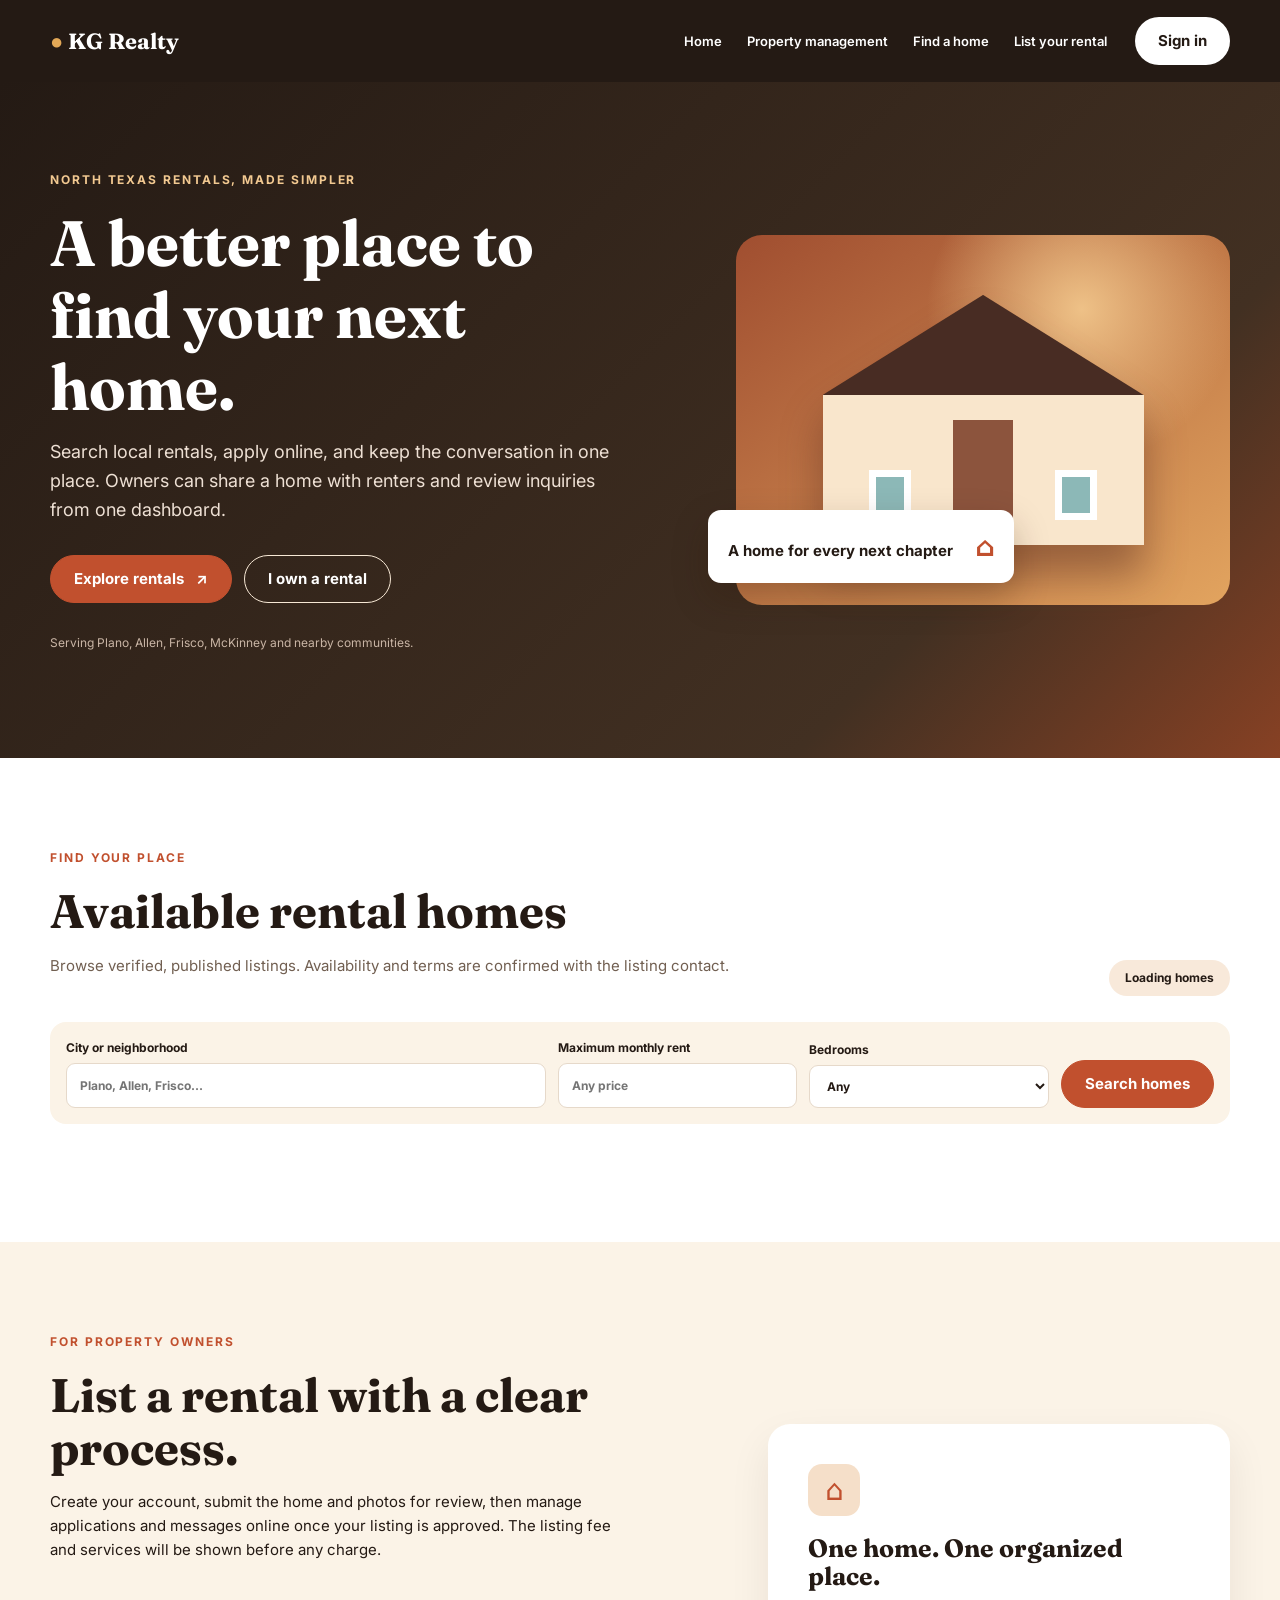
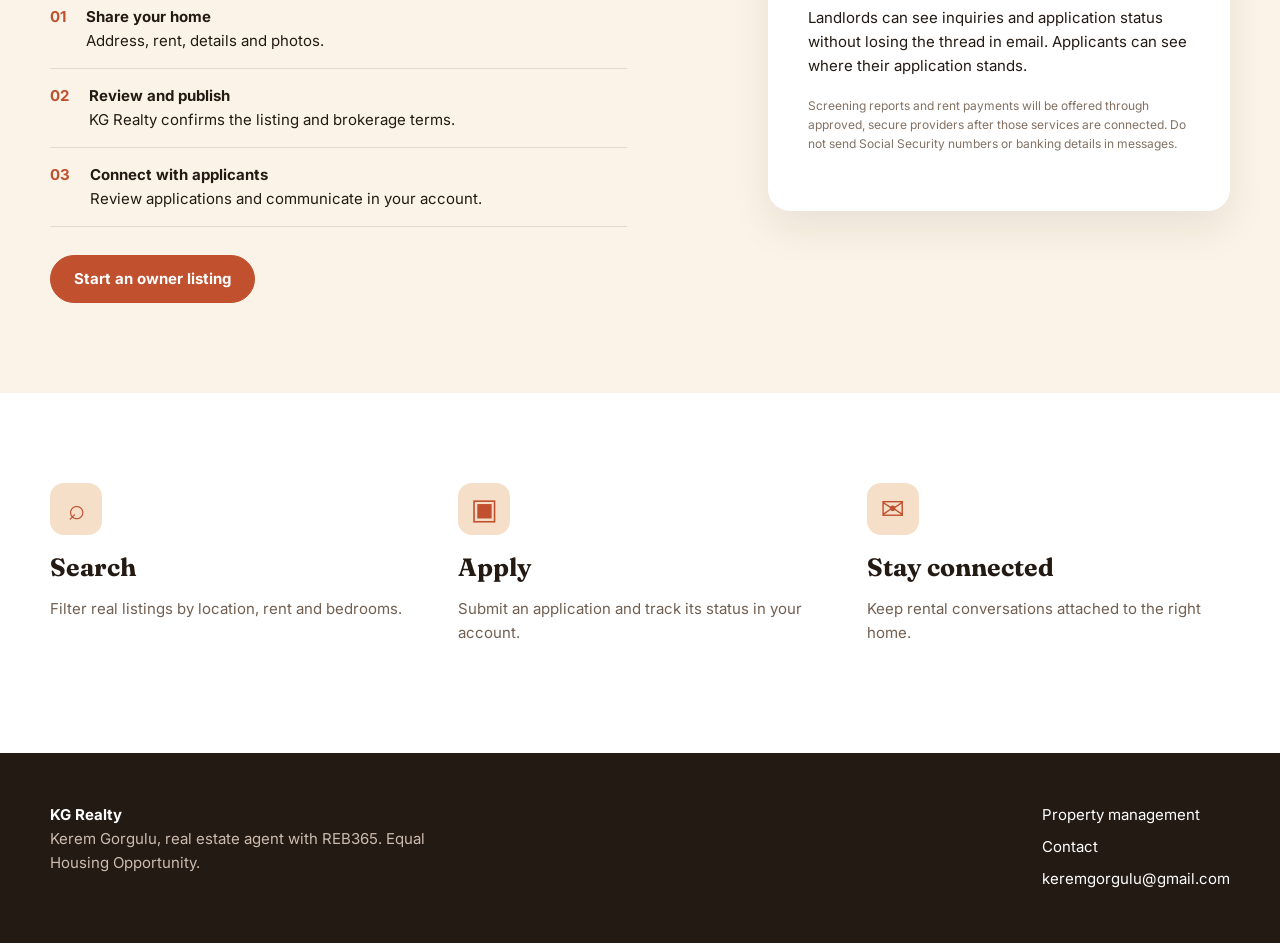
<file: rentals.html>
<!doctype html>
<html lang="en">
<head>
  <meta charset="utf-8"><meta name="viewport" content="width=device-width,initial-scale=1">
  <meta name="description" content="Find and apply for North Texas rentals or list a rental home with KG Realty.">
  <title>Rental homes & owner portal | KG Realty</title>
  <link rel="preconnect" href="https://fonts.googleapis.com"><link rel="preconnect" href="https://fonts.gstatic.com" crossorigin>
  <link href="https://fonts.googleapis.com/css2?family=Fraunces:wght@400;600;700&family=Inter:wght@400;500;600;700&display=swap" rel="stylesheet">
  <link rel="stylesheet" href="rentals.css">
  <script defer src="rental-config.js"></script><script type="module" src="rentals.js"></script>
</head>
<body>
  <header><div class="container nav"><a class="brand" href="index.html">● KG Realty</a><nav aria-label="Main navigation"><a href="index.html">Home</a><a href="property-management.html">Property management</a><a href="#homes">Find a home</a><a href="#owners">List your rental</a></nav><button id="accountButton" class="button light" type="button">Sign in</button></div></header>
  <main>
    <section class="hero"><div class="container hero-grid"><div><p class="eyebrow">North Texas rentals, made simpler</p><h1>A better place to find your next home.</h1><p class="lead">Search local rentals, apply online, and keep the conversation in one place. Owners can share a home with renters and review inquiries from one dashboard.</p><div class="actions"><a class="button" href="#homes">Explore rentals <span aria-hidden="true">↗</span></a><a class="button outline" href="#owners">I own a rental</a></div><p class="small">Serving Plano, Allen, Frisco, McKinney and nearby communities.</p></div><div class="hero-art" aria-hidden="true"><div class="house"><div class="roof"></div><div class="wall"><div class="window"></div><div class="door"></div><div class="window"></div></div></div><div class="floating">A home for every next chapter <span>⌂</span></div></div></div></section>
    <section id="homes" class="section"><div class="container"><div class="section-top"><div><p class="eyebrow">Find your place</p><h2>Available rental homes</h2><p>Browse verified, published listings. Availability and terms are confirmed with the listing contact.</p></div><span class="tag" id="listingCount">Loading homes</span></div><form class="filters" id="filters"><label>City or neighborhood<input id="search" type="search" placeholder="Plano, Allen, Frisco…"></label><label>Maximum monthly rent<input id="maxRent" type="number" min="0" step="100" placeholder="Any price"></label><label>Bedrooms<select id="beds"><option value="0">Any</option><option value="1">1+</option><option value="2">2+</option><option value="3">3+</option><option value="4">4+</option></select></label><button class="button" type="submit">Search homes</button></form><div id="listingGrid" class="cards" aria-live="polite"></div></div></section>
    <section class="section cream" id="owners"><div class="container owner-grid"><div><p class="eyebrow">For property owners</p><h2>List a rental with a clear process.</h2><p>Create your account, submit the home and photos for review, then manage applications and messages online once your listing is approved. The listing fee and services will be shown before any charge.</p><ol class="steps"><li><b>01</b><span><strong>Share your home</strong><br>Address, rent, details and photos.</span></li><li><b>02</b><span><strong>Review and publish</strong><br>KG Realty confirms the listing and brokerage terms.</span></li><li><b>03</b><span><strong>Connect with applicants</strong><br>Review applications and communicate in your account.</span></li></ol><button class="button" id="ownerStart" type="button">Start an owner listing</button></div><aside class="owner-note"><span class="icon">⌂</span><h3>One home. One organized place.</h3><p>Landlords can see inquiries and application status without losing the thread in email. Applicants can see where their application stands.</p><p class="fine">Screening reports and rent payments will be offered through approved, secure providers after those services are connected. Do not send Social Security numbers or banking details in messages.</p></aside></div></section>
    <section class="section"><div class="container three"><div><span class="icon">⌕</span><h3>Search</h3><p>Filter real listings by location, rent and bedrooms.</p></div><div><span class="icon">▣</span><h3>Apply</h3><p>Submit an application and track its status in your account.</p></div><div><span class="icon">✉</span><h3>Stay connected</h3><p>Keep rental conversations attached to the right home.</p></div></div></section>
  </main>
  <footer><div class="container footer"><div><b>KG Realty</b><p>Kerem Gorgulu, real estate agent with REB365. Equal Housing Opportunity.</p></div><div><a href="property-management.html">Property management</a><a href="index.html#contact">Contact</a><a href="mailto:keremgorgulu@gmail.com">keremgorgulu@gmail.com</a></div></div></footer>
  <dialog id="authDialog"><form method="dialog" class="dialog-head"><h2>Welcome to KG Realty</h2><button aria-label="Close" class="close">×</button></form><p>Sign in or create an account with an email link. No password needed.</p><form id="authForm"><label>Email address<input type="email" name="email" autocomplete="email" required placeholder="you@example.com"></label><button class="button" type="submit">Email me a sign-in link</button></form><p class="fine" id="authStatus" role="status"></p></dialog>
  <dialog id="detailDialog"><form method="dialog" class="dialog-head"><h2 id="detailTitle">Rental details</h2><button aria-label="Close" class="close">×</button></form><div id="detailContent"></div></dialog>
  <dialog id="dashboardDialog" class="wide"><form method="dialog" class="dialog-head"><h2>My rental dashboard</h2><button aria-label="Close" class="close">×</button></form><div id="dashboardContent"></div></dialog>
  <div id="toast" role="status" aria-live="polite"></div>
</body></html>
</file>
<file: rentals.css>
:root{--dark:#241a14;--rust:#c1502e;--cream:#fbf3e7;--line:#e6d9ca;--muted:#715f51}*{box-sizing:border-box}html{scroll-behavior:smooth}body{margin:0;font:15px/1.6 Inter,system-ui,sans-serif;color:var(--dark);background:#fff}h1,h2,h3{font-family:Fraunces,Georgia,serif;line-height:1.12;margin:0 0 16px}h1{font-size:clamp(42px,5vw,70px)}h2{font-size:clamp(31px,3.7vw,47px)}h3{font-size:25px}p{margin:0 0 18px}a{color:inherit;text-decoration:none}a:hover{text-decoration:underline}button,input,select,textarea{font:inherit}.container{width:min(1180px,calc(100% - 40px));margin:auto}header{background:var(--dark);color:#fff}.nav{display:flex;align-items:center;gap:28px;min-height:82px}.brand{font:700 22px Fraunces,serif;white-space:nowrap}.brand:first-letter{color:#e3a857}nav{display:flex;gap:25px;margin-left:auto;flex-wrap:wrap}nav a{font-size:13px;font-weight:600}.button{display:inline-flex;align-items:center;justify-content:center;gap:12px;min-height:48px;padding:11px 23px;border:1px solid var(--rust);border-radius:100px;background:var(--rust);color:white;font-weight:700;cursor:pointer;text-decoration:none}.button:hover{background:#a94124;text-decoration:none}.button.light{background:white;color:var(--dark);border:0;white-space:nowrap}.button.outline{background:transparent;border-color:#f7e8d5}.hero{background:linear-gradient(135deg,#241a14,#423022 75%,#874124);color:#fff;overflow:hidden}.hero-grid{display:grid;grid-template-columns:1.1fr .9fr;gap:7%;align-items:center;min-height:560px;padding-block:88px}.hero h1{color:#fff}.hero .lead{font-size:18px;color:#eee0d4;max-width:570px}.eyebrow{text-transform:uppercase;letter-spacing:.16em;font-weight:700;font-size:12px;color:var(--rust)}.hero .eyebrow{color:#f2c991}.actions{display:flex;gap:12px;flex-wrap:wrap;margin:30px 0}.small,.fine{font-size:12px;color:#827264}.hero .small{color:#c9b5a5}.hero-art{height:370px;position:relative;border-radius:26px;background:radial-gradient(circle at 70% 20%,#eec187,transparent 34%),linear-gradient(145deg,#a04e30,#e2a45f);display:grid;place-items:center}.house{width:65%;filter:drop-shadow(0 30px 20px #4d251e70)}.roof{height:100px;background:#482c23;clip-path:polygon(50% 0,100% 100%,0 100%)}.wall{height:150px;background:#f9e6cc;display:flex;justify-content:space-around;align-items:end;padding:25px}.window{width:42px;height:50px;background:#8cb8b7;border:7px solid #fff}.door{width:60px;height:100px;background:#8c543d;align-self:end}.floating{position:absolute;bottom:22px;left:-28px;background:#fff;color:var(--dark);padding:15px 20px;border-radius:13px;box-shadow:0 15px 35px #32180844;font-weight:700}.floating span{color:var(--rust);font-size:27px;margin-left:18px}.section{padding:90px 0}.cream{background:var(--cream)}.section-top{display:flex;justify-content:space-between;gap:25px;align-items:end;margin-bottom:26px}.section-top p:last-child{color:var(--muted)}.tag{background:#f8e9da;border-radius:100px;padding:8px 16px;white-space:nowrap;font-size:12px;font-weight:700}.filters{display:grid;grid-template-columns:2fr 1fr 1fr auto;align-items:end;gap:12px;background:var(--cream);padding:16px;border-radius:16px;margin-bottom:28px}label{display:block;font-size:12px;font-weight:700}input,select,textarea{width:100%;border:1px solid var(--line);border-radius:9px;background:#fff;padding:12px 13px;color:var(--dark);margin-top:6px}textarea{min-height:110px}input:focus,select:focus,textarea:focus{outline:2px solid #c1502e88}.cards{display:grid;grid-template-columns:repeat(3,1fr);gap:22px}.card{border:1px solid var(--line);border-radius:17px;overflow:hidden;background:#fff;box-shadow:0 13px 30px #241a1410}.card-image{height:195px;background:linear-gradient(135deg,#e6c39b,#bc6848);display:grid;place-items:center;color:white;font:80px Fraunces,serif}.card-image img{width:100%;height:100%;object-fit:cover}.card-body{padding:22px}.card-body h3{font-size:23px}.price{color:var(--rust);font-size:22px;font-weight:700}.meta{color:var(--muted);font-size:13px}.empty{grid-column:1/-1;padding:42px;border:1px dashed #d8c1ad;border-radius:16px;text-align:center;color:var(--muted)}.owner-grid{display:grid;grid-template-columns:1fr .8fr;gap:12%;align-items:center}.steps{list-style:none;padding:0;margin:28px 0}.steps li{display:flex;gap:20px;padding:15px 0;border-bottom:1px solid var(--line)}.steps b{color:var(--rust)}.owner-note{padding:40px;background:white;border-radius:22px;box-shadow:0 18px 40px #241a1414}.icon{display:inline-grid;place-items:center;width:52px;height:52px;border-radius:14px;background:#f5dfc9;color:var(--rust);font-size:29px;margin-bottom:18px}.three{display:grid;grid-template-columns:repeat(3,1fr);gap:45px}.three p{color:var(--muted)}footer{background:var(--dark);color:#fff;padding:50px 0}.footer{display:flex;justify-content:space-between;gap:40px}.footer p{max-width:420px;color:#cbbcaf}.footer div:last-child{display:flex;flex-direction:column;gap:8px}dialog{border:0;border-radius:18px;max-width:min(480px,calc(100vw - 28px));width:100%;padding:28px;box-shadow:0 25px 80px #0006}dialog.wide{max-width:min(850px,calc(100vw - 28px));max-height:85vh}dialog::backdrop{background:#1b120fc0}.dialog-head{display:flex;align-items:start;justify-content:space-between;gap:20px}.dialog-head h2{font-size:30px}.close{border:0;background:transparent;font-size:30px;cursor:pointer;line-height:1}.dialog-head+ p{color:var(--muted)}dialog form:not(.dialog-head) .button{margin-top:16px}.stack{display:grid;gap:16px}.row{display:flex;justify-content:space-between;align-items:center;gap:16px;border-bottom:1px solid var(--line);padding:12px 0}.row p{margin:0}.pill{font-size:12px;background:#f3e4d3;padding:5px 10px;border-radius:15px}.tabs{display:flex;gap:8px;margin:18px 0;flex-wrap:wrap}.tabs button{border:1px solid var(--line);border-radius:40px;padding:8px 15px;background:#fff;cursor:pointer}.tabs button.active{background:var(--dark);color:#fff}.message{background:var(--cream);padding:12px;border-radius:10px;margin:9px 0}.notice{background:#fff7e9;border:1px solid #e9c497;padding:14px;border-radius:10px}.danger{color:#9c3020}#toast{position:fixed;bottom:22px;right:22px;background:var(--dark);color:#fff;border-radius:9px;padding:12px 19px;max-width:350px;display:none;z-index:30}@media(max-width:850px){.nav{flex-wrap:wrap;padding-block:14px}nav{order:3;width:100%;margin:0;gap:15px}.hero-grid,.owner-grid{grid-template-columns:1fr}.hero-art{height:250px}.floating{left:10px}.filters{grid-template-columns:1fr 1fr}.cards{grid-template-columns:repeat(2,1fr)}}@media(max-width:600px){.hero-grid{padding-block:55px}.hero-art{display:none}.section{padding:62px 0}.section-top,.footer{display:block}.filters,.cards,.three{grid-template-columns:1fr}.owner-note{margin-top:25px}.tag{display:inline-block;margin-bottom:12px}.button{width:auto}nav a{font-size:12px}}
</file>
